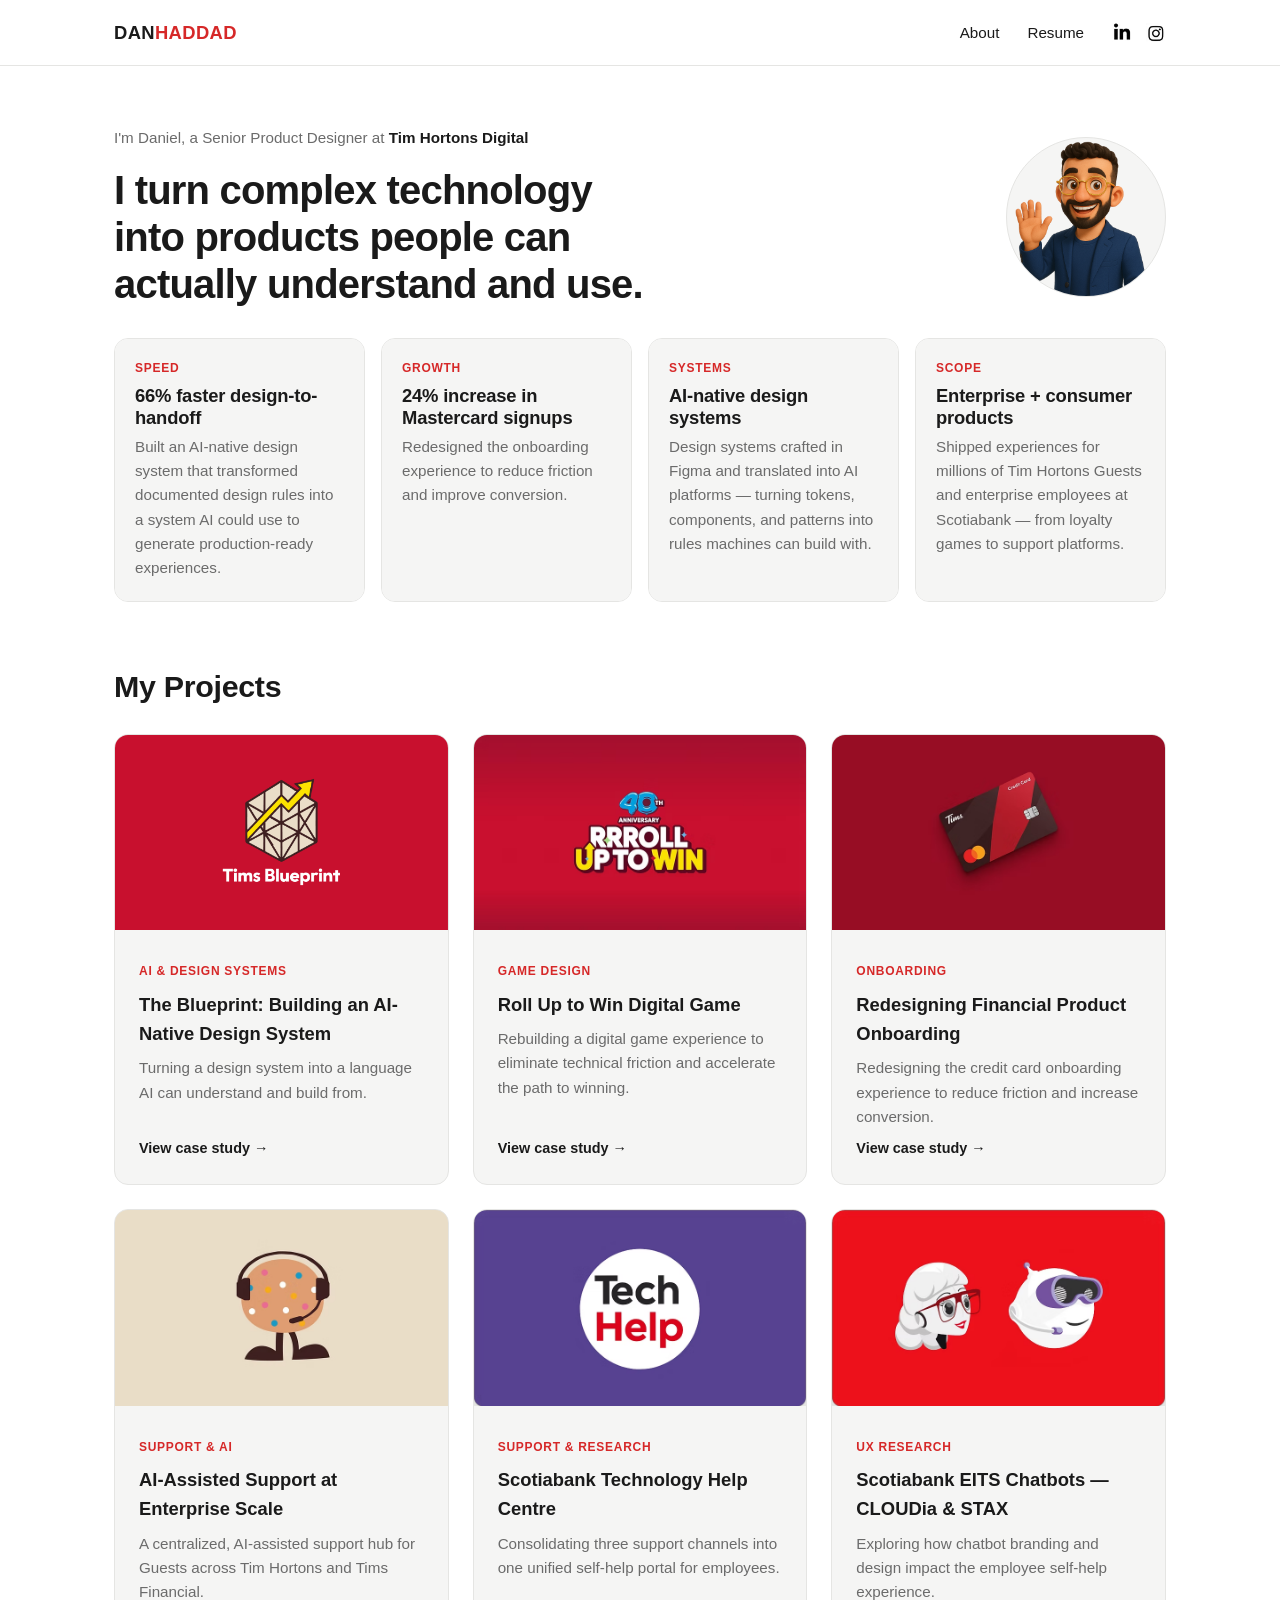
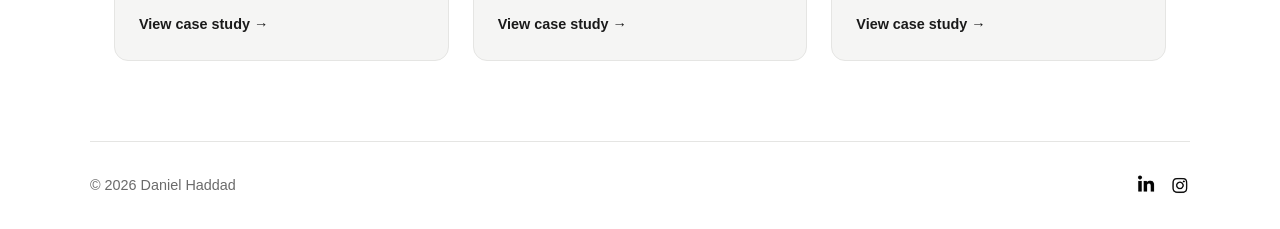
<file: index.html>
<!DOCTYPE html>
<html lang="en">
<head>
  <meta charset="UTF-8" />
  <meta name="viewport" content="width=device-width, initial-scale=1.0" />
  <title>Daniel Haddad — Product Designer</title>
  <link rel="stylesheet" href="styles.css" />
</head>
<body>
  <header class="site-header">
    <nav class="nav">
      <a href="index.html" class="logo">DAN<span>HADDAD</span></a>
      <div class="nav-links">
        <a href="about.html">About</a>
        <a href="resume.html">Resume</a>
        <div class="nav-social">
          <a href="https://www.linkedin.com/in/danieljhaddad/" target="_blank" rel="noopener"><img class="social-icon" src="assets/Linkedin.avif" alt="LinkedIn" /></a>
          <a href="https://www.instagram.com/danhaddad_" target="_blank" rel="noopener"><img class="social-icon" src="assets/Instagram.avif" alt="Instagram" /></a>
        </div>
      </div>
    </nav>
  </header>

  <main class="container">
    <section class="hero">
      <div class="hero-text">
        <p class="eyebrow">I'm Daniel, a Senior Product Designer at <strong>Tim Hortons Digital</strong></p>
        <h1>I turn complex technology into products people can actually understand and use.</h1>
      </div>
      <div class="hero-image">
        <img src="assets/hero-image.png" alt="Illustrated avatar of Daniel waving" />
      </div>
    </section>

    <section class="stat-grid">
      <div class="stat-card">
        <span class="stat-label">Speed</span>
        <h3>66% faster design-to-handoff</h3>
        <p>Built an AI-native design system that transformed documented design rules into a system AI could use to generate production-ready experiences.</p>
      </div>
      <div class="stat-card">
        <span class="stat-label">Growth</span>
        <h3>24% increase in Mastercard signups</h3>
        <p>Redesigned the onboarding experience to reduce friction and improve conversion.</p>
      </div>
      <div class="stat-card">
        <span class="stat-label">Systems</span>
        <h3>AI-native design systems</h3>
        <p>Design systems crafted in Figma and translated into AI platforms — turning tokens, components, and patterns into rules machines can build with.</p>
      </div>
      <div class="stat-card">
        <span class="stat-label">Scope</span>
        <h3>Enterprise + consumer products</h3>
        <p>Shipped experiences for millions of Tim Hortons Guests and enterprise employees at Scotiabank — from loyalty games to support platforms.</p>
      </div>
    </section>

    <section>
      <h2 class="section-title">My Projects</h2>
      <div class="project-grid">
        <a class="project-card" href="projects/the-blueprint.html">
          <img class="card-image" src="assets/Blueprint-Homepage.png" alt="The Tims Blueprint AI design system preview" />
          <div class="card-body">
            <span class="tag">AI &amp; Design Systems</span>
            <h3>The Blueprint: Building an AI-Native Design System</h3>
            <p>Turning a design system into a language AI can understand and build from.</p>
            <span class="arrow">View case study →</span>
          </div>
        </a>
        <a class="project-card" href="projects/rollup-to-win.html">
          <img class="card-image" src="assets/RollUptoWin-Homepage.avif" alt="Tim Hortons Roll Up to Win 40th anniversary banner" />
          <div class="card-body">
            <span class="tag">Game Design</span>
            <h3>Roll Up to Win Digital Game</h3>
            <p>Rebuilding a digital game experience to eliminate technical friction and accelerate the path to winning.</p>
            <span class="arrow">View case study →</span>
          </div>
        </a>
        <a class="project-card" href="projects/tims-mastercard.html">
          <img class="card-image" src="assets/TimsMastercard-Homepage.avif" alt="Tims Mastercard onboarding preview" />
          <div class="card-body">
            <span class="tag">Onboarding</span>
            <h3>Redesigning Financial Product Onboarding</h3>
            <p>Redesigning the credit card onboarding experience to reduce friction and increase conversion.</p>
            <span class="arrow">View case study →</span>
          </div>
        </a>
        <a class="project-card" href="projects/timhortons-help-centers.html">
          <img class="card-image" src="assets/Timbot-Homepage.avif" alt="Tim Hortons Help Centers and TimBot preview" />
          <div class="card-body">
            <span class="tag">Support &amp; AI</span>
            <h3>AI-Assisted Support at Enterprise Scale</h3>
            <p>A centralized, AI-assisted support hub for Guests across Tim Hortons and Tims Financial.</p>
            <span class="arrow">View case study →</span>
          </div>
        </a>
        <a class="project-card" href="projects/scotiabank-tech-help-centre.html">
          <img class="card-image" src="assets/TechHelp-Homepage.avif" alt="Scotiabank Technology Help Centre preview" />
          <div class="card-body">
            <span class="tag">Support & Research</span>
            <h3>Scotiabank Technology Help Centre</h3>
            <p>Consolidating three support channels into one unified self-help portal for employees.</p>
            <span class="arrow">View case study →</span>
          </div>
        </a>
        <a class="project-card" href="projects/chatbots.html">
        <img class="card-image" src="assets/EITSChatbot-Homepage.avif" alt="EITS Chatbot" />
          <div class="card-body">
            <span class="tag">UX Research</span>
            <h3>Scotiabank EITS Chatbots — CLOUDia &amp; STAX</h3>
            <p>Exploring how chatbot branding and design impact the employee self-help experience.</p>
            <span class="arrow">View case study →</span>
          </div>
        </a>
      </div>
    </section>
  </main>

  <footer class="site-footer container">
    <span>© 2026 Daniel Haddad</span>
    <div class="nav-social">
      <a href="https://www.linkedin.com/in/danieljhaddad/" target="_blank" rel="noopener"><img class="social-icon" src="assets/Linkedin.avif" alt="LinkedIn" /></a>
      <a href="https://www.instagram.com/danhaddad_" target="_blank" rel="noopener"><img class="social-icon" src="assets/Instagram.avif" alt="Instagram" /></a>
    </div>
  </footer>

  <script>
    // Start the stat-card ring sweep at the edge the cursor entered from.
    (function () {
      var reduce = window.matchMedia('(prefers-reduced-motion: reduce)');
      // Where the bright part of the conic-gradient sits, relative to its start angle.
      var PEAK = 290;

      document.querySelectorAll('.stat-card').forEach(function (card) {
        card.addEventListener('pointerenter', function (e) {
          if (reduce.matches) return;

          var r = card.getBoundingClientRect();
          var dx = e.clientX - (r.left + r.width / 2);
          var dy = e.clientY - (r.top + r.height / 2);
          // Clockwise from 12 o'clock, matching conic-gradient's angle origin.
          var entry = (Math.atan2(dx, -dy) * 180 / Math.PI + 360) % 360;
          var start = (entry - PEAK + 360) % 360;

          // The CSS ring-spin animation adds --ring-angle on top of this offset,
          // so the bright arc always begins at the cursor's entry point.
          card.style.setProperty('--ring-start', start + 'deg');
        });
      });
    })();
  </script>
</body>
</html>
</file>
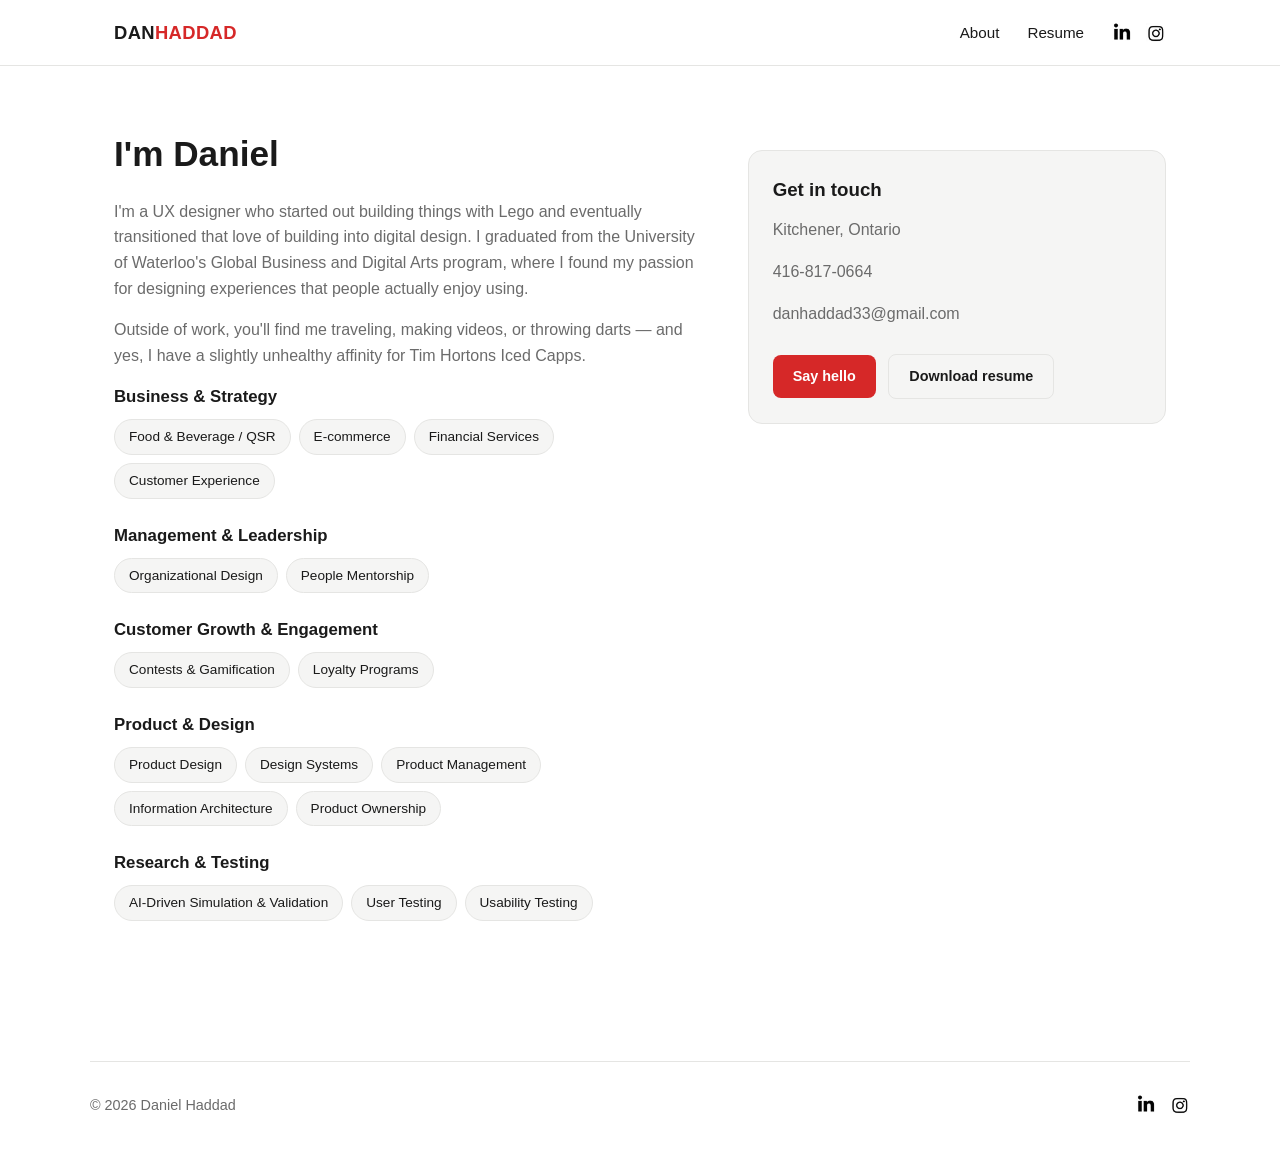
<file: about.html>
<!DOCTYPE html>
<html lang="en">
<head>
  <meta charset="UTF-8" />
  <meta name="viewport" content="width=device-width, initial-scale=1.0" />
  <title>About — Daniel Haddad</title>
  <link rel="stylesheet" href="styles.css" />
</head>
<body>
  <header class="site-header">
    <nav class="nav">
      <a href="index.html" class="logo">DAN<span>HADDAD</span></a>
      <div class="nav-links">
        <a href="about.html">About</a>
        <a href="resume.html">Resume</a>
        <div class="nav-social">
          <a href="https://www.linkedin.com/in/danieljhaddad/" target="_blank" rel="noopener"><img class="social-icon" src="assets/Linkedin.avif" alt="LinkedIn" /></a>
          <a href="https://www.instagram.com/danhaddad_" target="_blank" rel="noopener"><img class="social-icon" src="assets/Instagram.avif" alt="Instagram" /></a>
        </div>
      </div>
    </nav>
  </header>

  <main class="container">
    <div class="about-grid">
      <div>
        <h2>I'm Daniel</h2>
        <p>
          I'm a UX designer who started out building things with Lego and eventually
          transitioned that love of building into digital design. I graduated from the
          University of Waterloo's Global Business and Digital Arts program, where I found
          my passion for designing experiences that people actually enjoy using.
        </p>
        <p>
          Outside of work, you'll find me traveling, making videos, or throwing darts —
          and yes, I have a slightly unhealthy affinity for Tim Hortons Iced Capps.
        </p>

        <div class="skills-block">
          <h3>Business &amp; Strategy</h3>
          <ul>
            <li>Food &amp; Beverage / QSR</li>
            <li>E-commerce</li>
            <li>Financial Services</li>
            <li>Customer Experience</li>
          </ul>

          <h3>Management &amp; Leadership</h3>
          <ul>
            <li>Organizational Design</li>
            <li>People Mentorship</li>
          </ul>

          <h3>Customer Growth &amp; Engagement</h3>
          <ul>
            <li>Contests &amp; Gamification</li>
            <li>Loyalty Programs</li>
          </ul>

          <h3>Product &amp; Design</h3>
          <ul>
            <li>Product Design</li>
            <li>Design Systems</li>
            <li>Product Management</li>
            <li>Information Architecture</li>
            <li>Product Ownership</li>
          </ul>

          <h3>Research &amp; Testing</h3>
          <ul>
            <li>AI-Driven Simulation &amp; Validation</li>
            <li>User Testing</li>
            <li>Usability Testing</li>
          </ul>
        </div>
      </div>

      <div>
        <div class="contact-card">
          <h3>Get in touch</h3>
          <p>Kitchener, Ontario</p>
          <p>416-817-0664</p>
          <p>danhaddad33@gmail.com</p>
          <a class="button" href="mailto:danhaddad33@gmail.com">Say hello</a>
          <a class="button" href="resume.html" style="margin-left: 8px; background: transparent; color: var(--text); border: 1px solid var(--border);">Download resume</a>
        </div>
      </div>
    </div>
  </main>

  <footer class="site-footer container">
    <span>© 2026 Daniel Haddad</span>
    <div class="nav-social">
      <a href="https://www.linkedin.com/in/danieljhaddad/" target="_blank" rel="noopener"><img class="social-icon" src="assets/Linkedin.avif" alt="LinkedIn" /></a>
      <a href="https://www.instagram.com/danhaddad_" target="_blank" rel="noopener"><img class="social-icon" src="assets/Instagram.avif" alt="Instagram" /></a>
    </div>
  </footer>
</body>
</html>
</file>
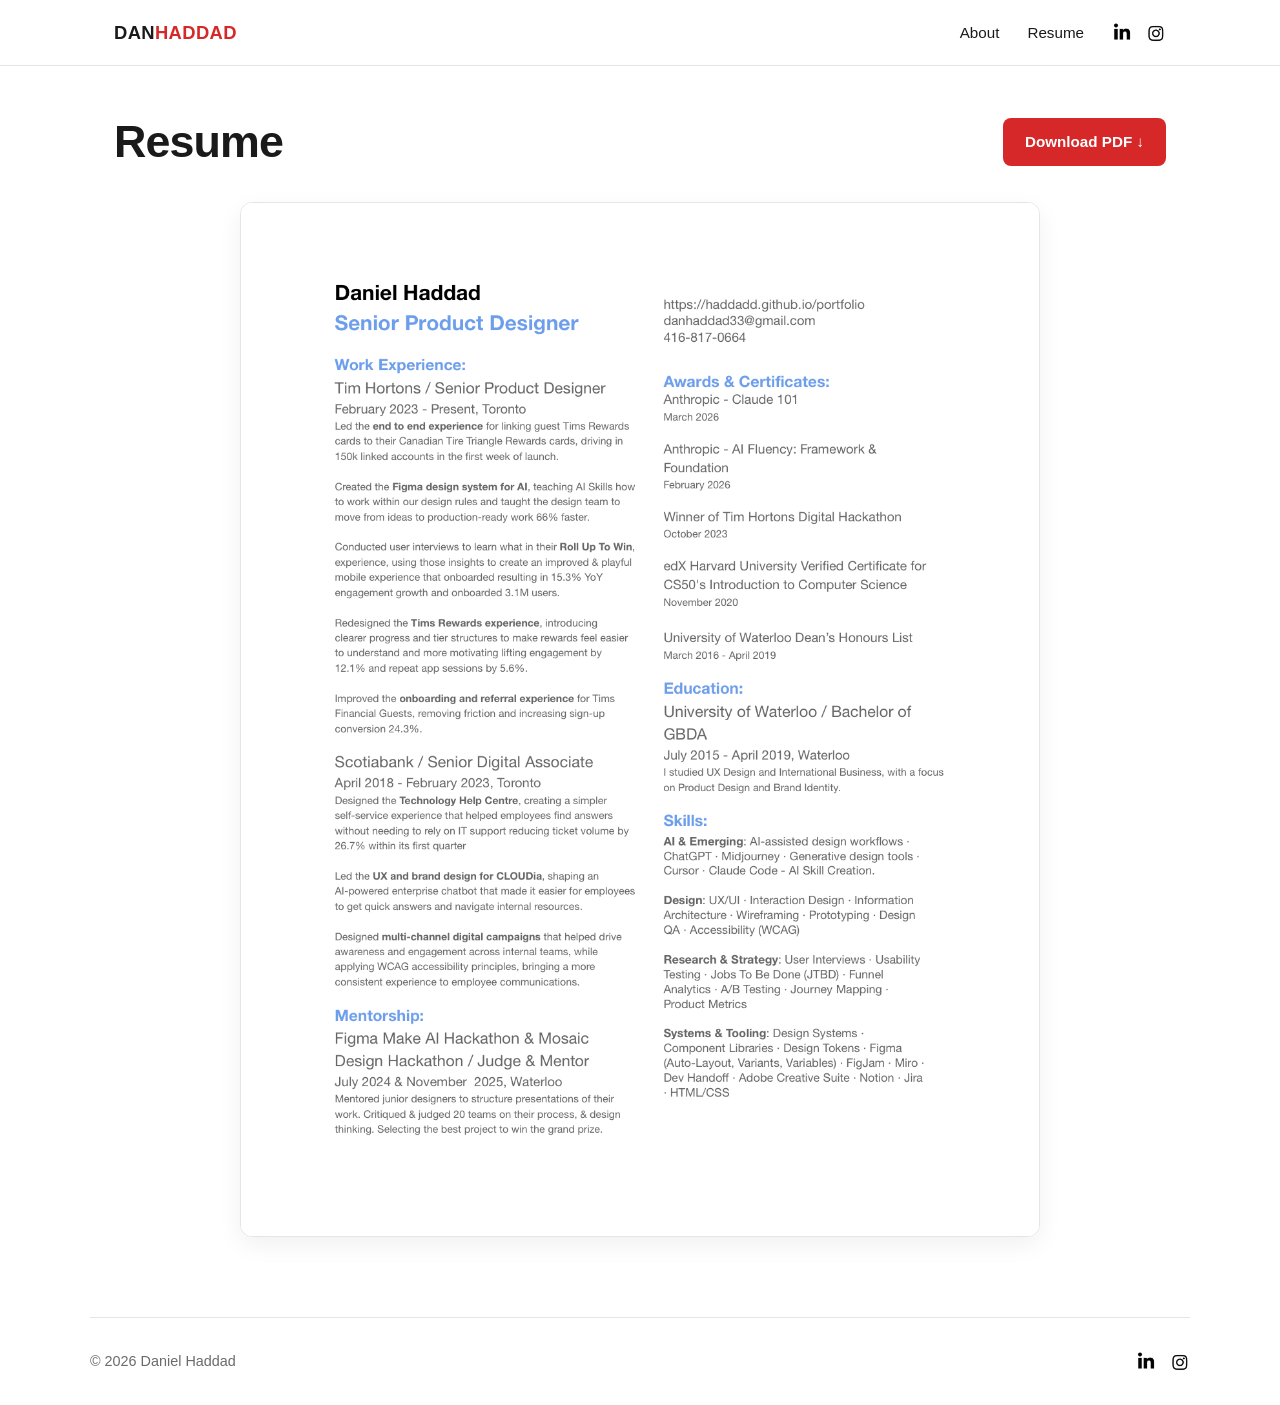
<file: resume.html>
<!DOCTYPE html>
<html lang="en">
<head>
  <meta charset="UTF-8" />
  <meta name="viewport" content="width=device-width, initial-scale=1.0" />
  <title>Resume — Daniel Haddad</title>
  <link rel="stylesheet" href="styles.css" />
</head>
<body>
  <header class="site-header">
    <nav class="nav">
      <a href="index.html" class="logo">DAN<span>HADDAD</span></a>
      <div class="nav-links">
        <a href="about.html">About</a>
        <a href="resume.html">Resume</a>
        <div class="nav-social">
          <a href="https://www.linkedin.com/in/danieljhaddad/" target="_blank" rel="noopener"><img class="social-icon" src="assets/Linkedin.avif" alt="LinkedIn" /></a>
          <a href="https://www.instagram.com/danhaddad_" target="_blank" rel="noopener"><img class="social-icon" src="assets/Instagram.avif" alt="Instagram" /></a>
        </div>
      </div>
    </nav>
  </header>

  <main class="container">
    <section class="resume-hero">
      <h1>Resume</h1>
      <a class="button download-button" href="assets/resume.pdf" download="DanielHaddad_Resume.pdf">Download PDF ↓</a>
    </section>

    <div class="resume-viewer">
      <a href="assets/resume.pdf" target="_blank" rel="noopener" title="Open the PDF in a new tab">
        <img src="assets/resume-preview.png" alt="Preview of Daniel Haddad's resume" />
      </a>
    </div>
  </main>

  <footer class="site-footer container">
    <span>© 2026 Daniel Haddad</span>
    <div class="nav-social">
      <a href="https://www.linkedin.com/in/danieljhaddad/" target="_blank" rel="noopener"><img class="social-icon" src="assets/Linkedin.avif" alt="LinkedIn" /></a>
      <a href="https://www.instagram.com/danhaddad_" target="_blank" rel="noopener"><img class="social-icon" src="assets/Instagram.avif" alt="Instagram" /></a>
    </div>
  </footer>
</body>
</html>
</file>
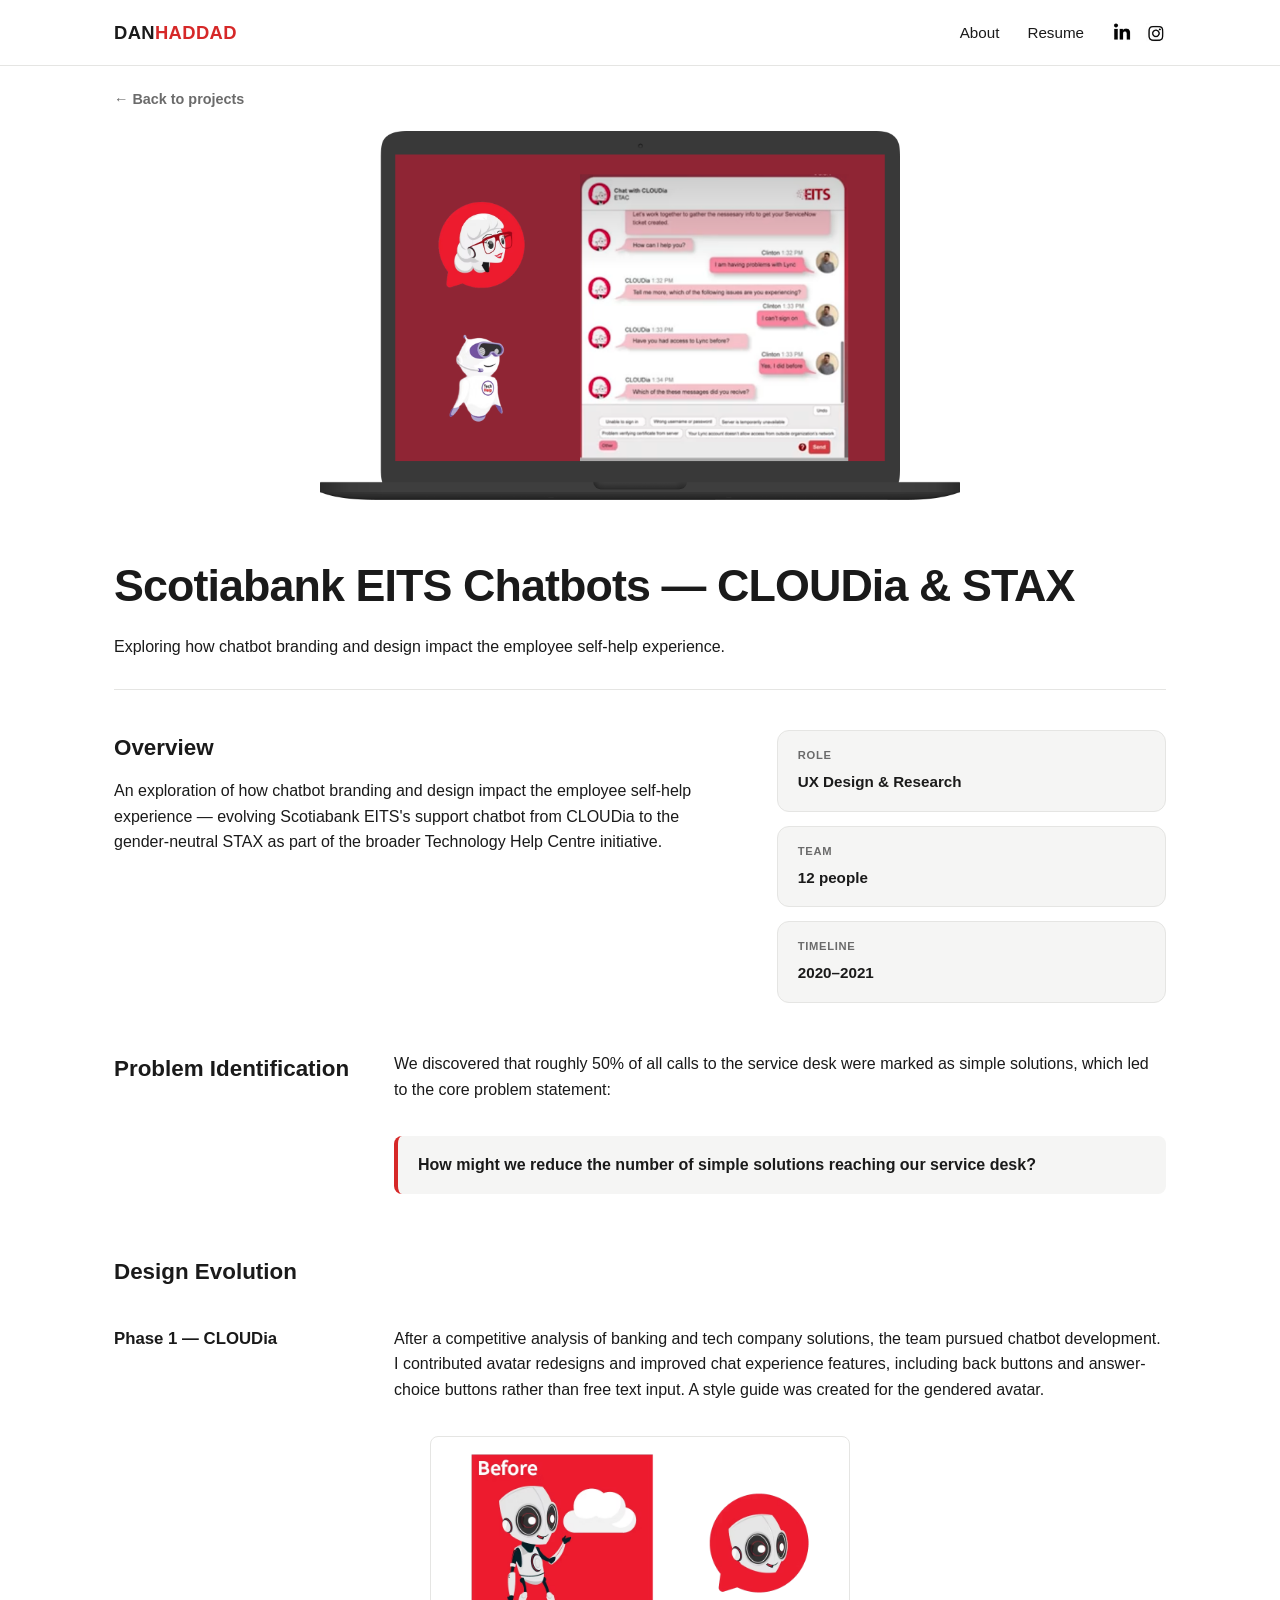
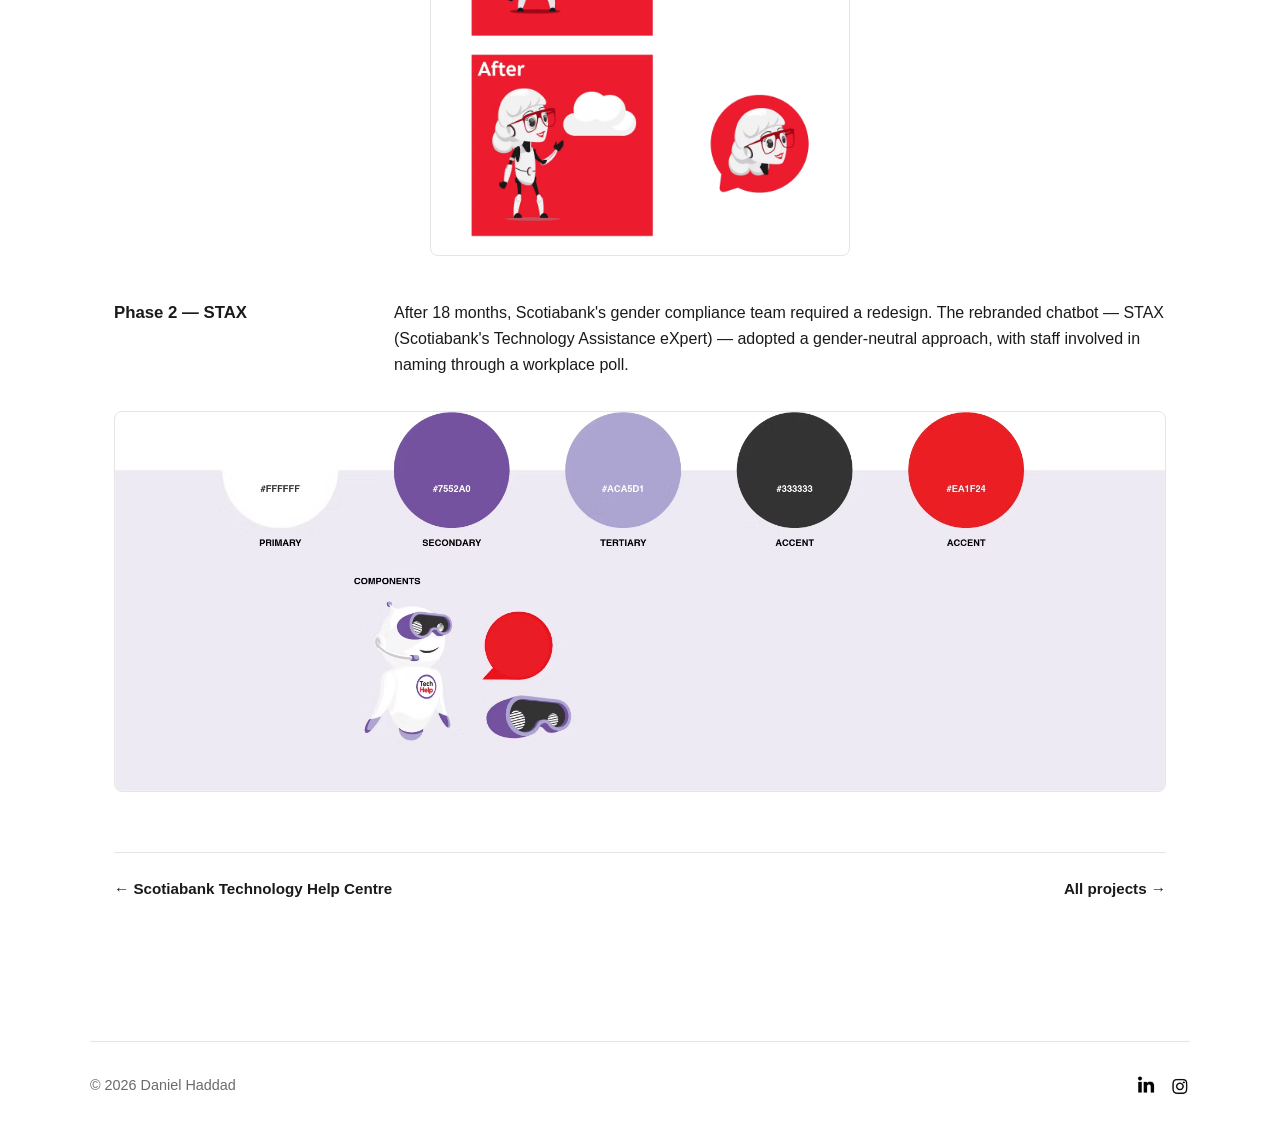
<file: projects/chatbots.html>
<!DOCTYPE html>
<html lang="en">
<head>
  <meta charset="UTF-8" />
  <meta name="viewport" content="width=device-width, initial-scale=1.0" />
  <title>EITS Chatbots — CLOUDia & STAX — Daniel Haddad</title>
  <link rel="stylesheet" href="../styles.css" />
</head>
<body>
  <header class="site-header">
    <nav class="nav">
      <a href="../index.html" class="logo">DAN<span>HADDAD</span></a>
      <div class="nav-links">
        <a href="../about.html">About</a>
        <a href="../resume.html">Resume</a>
        <div class="nav-social">
          <a href="https://www.linkedin.com/in/danieljhaddad/" target="_blank" rel="noopener"><img class="social-icon" src="../assets/Linkedin.avif" alt="LinkedIn" /></a>
          <a href="https://www.instagram.com/danhaddad_" target="_blank" rel="noopener"><img class="social-icon" src="../assets/Instagram.avif" alt="Instagram" /></a>
        </div>
      </div>
    </nav>
  </header>

  <div class="back-row"><a class="back-link" href="../index.html">← Back to projects</a></div>

  <div class="case-hero-banner"><img src="../assets/Chatbots-HeroImage.png" alt="CLOUDia and STAX chatbots hero banner" /></div>

  <main class="container">
    <section class="case-hero">
      <h1>Scotiabank EITS Chatbots — CLOUDia &amp; STAX</h1>
      <p class="role">Exploring how chatbot branding and design impact the employee self-help experience.</p>
    </section>

    <section class="case-overview">
      <div>
        <h2>Overview</h2>
        <p class="summary">
          An exploration of how chatbot branding and design impact the employee self-help
          experience — evolving Scotiabank EITS's support chatbot from CLOUDia to the
          gender-neutral STAX as part of the broader Technology Help Centre initiative.
        </p>
      </div>
      <div class="overview-cards">
        <div class="info-card"><span class="label">Role</span><span class="value">UX Design &amp; Research</span></div>
        <div class="info-card"><span class="label">Team</span><span class="value">12 people</span></div>
        <div class="info-card"><span class="label">Timeline</span><span class="value">2020–2021</span></div>
      </div>
    </section>

    <article class="case-body">
      <h2>Problem Identification</h2>
      <p>
        We discovered that roughly 50% of all calls to the service desk were marked as
        simple solutions, which led to the core problem statement:
      </p>
      <div class="callout">
        How might we reduce the number of simple solutions reaching our service desk?
      </div>

      <h2>Design Evolution</h2>

      <h3>Phase 1 — CLOUDia</h3>
      <p>
        After a competitive analysis of banking and tech company solutions, the team
        pursued chatbot development. I contributed avatar redesigns and improved chat
        experience features, including back buttons and answer-choice buttons rather than
        free text input. A style guide was created for the gendered avatar.
      </p>
      <img src="../assets/EITSChatbot-Avatar.avif" alt="CLOUDia chatbot avatar redesigns" />

      <h3>Phase 2 — STAX</h3>
      <p>
        After 18 months, Scotiabank's gender compliance team required a redesign. The
        rebranded chatbot — STAX (Scotiabank's Technology Assistance eXpert) — adopted a
        gender-neutral approach, with staff involved in naming through a workplace poll.
      </p>
      <img src="../assets/EITSChatbot-STAX.avif" alt="STAX — the rebranded gender-neutral chatbot" />

      <div class="case-nav">
        <a href="scotiabank-tech-help-centre.html">← Scotiabank Technology Help Centre</a>
        <a href="../index.html">All projects →</a>
      </div>
    </article>
  </main>

  <footer class="site-footer container">
    <span>© 2026 Daniel Haddad</span>
    <div class="nav-social">
      <a href="https://www.linkedin.com/in/danieljhaddad/" target="_blank" rel="noopener"><img class="social-icon" src="../assets/Linkedin.avif" alt="LinkedIn" /></a>
      <a href="https://www.instagram.com/danhaddad_" target="_blank" rel="noopener"><img class="social-icon" src="../assets/Instagram.avif" alt="Instagram" /></a>
    </div>
  </footer>
  <script src="../lightbox.js"></script>
</body>
</html>
</file>
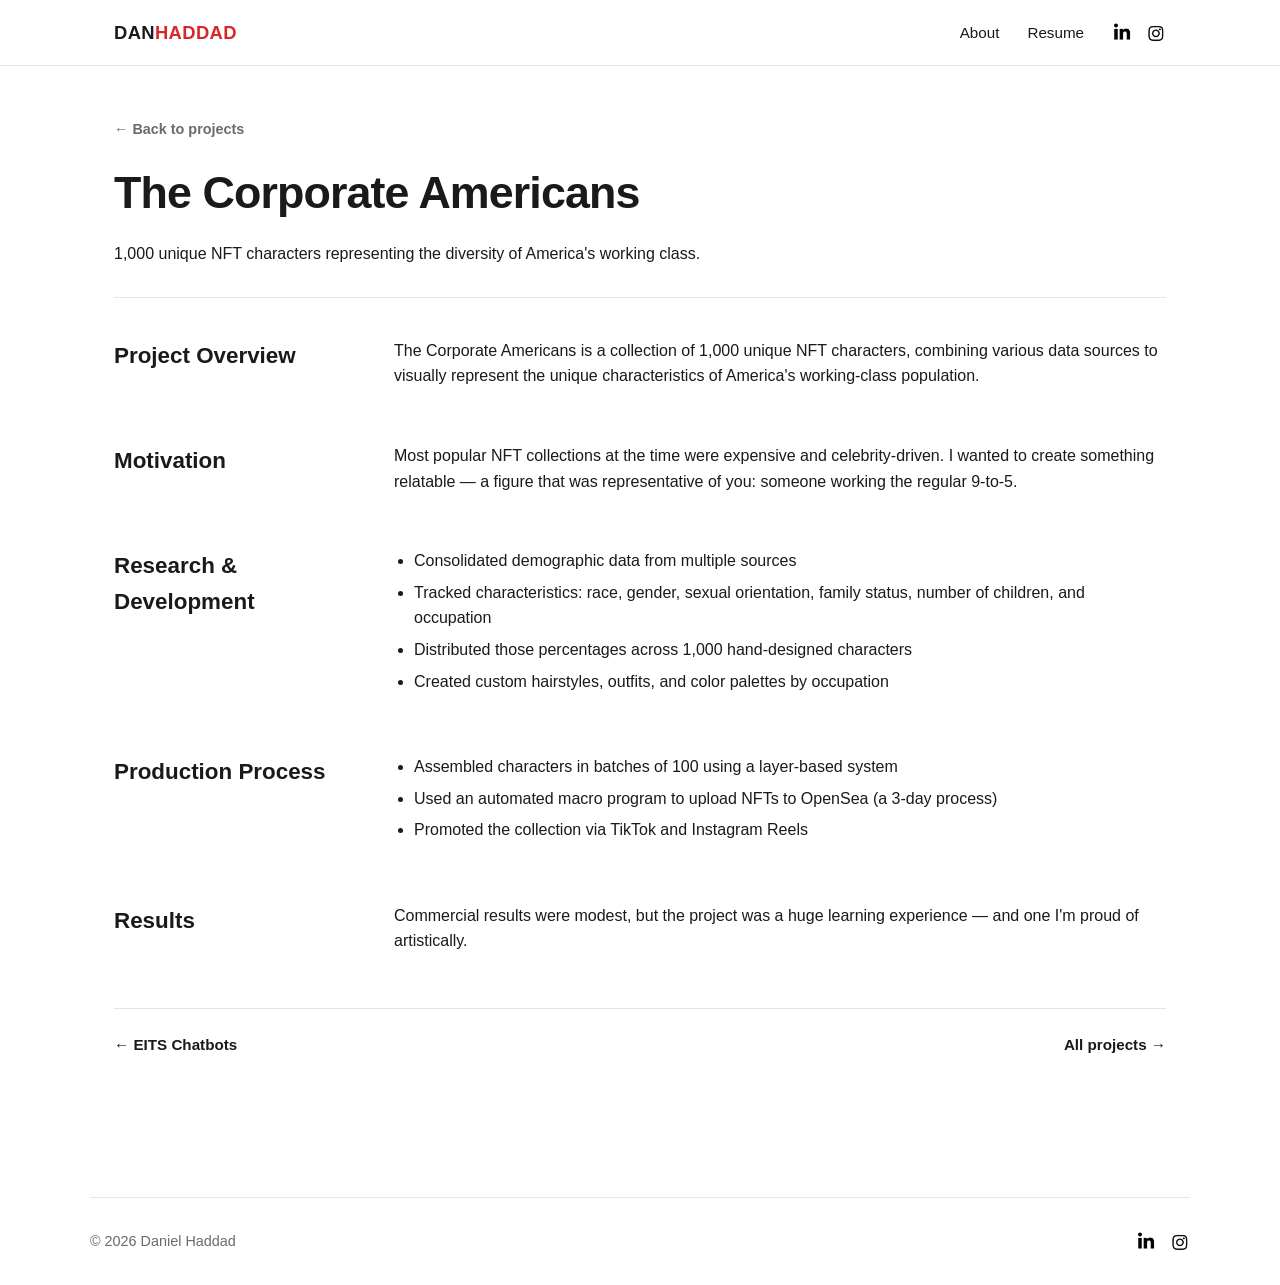
<file: projects/corporateamericans.html>
<!DOCTYPE html>
<html lang="en">
<head>
  <meta charset="UTF-8" />
  <meta name="viewport" content="width=device-width, initial-scale=1.0" />
  <title>The Corporate Americans — Daniel Haddad</title>
  <link rel="stylesheet" href="../styles.css" />
</head>
<body>
  <header class="site-header">
    <nav class="nav">
      <a href="../index.html" class="logo">DAN<span>HADDAD</span></a>
      <div class="nav-links">
        <a href="../about.html">About</a>
        <a href="../resume.html">Resume</a>
        <div class="nav-social">
          <a href="https://www.linkedin.com/in/danieljhaddad/" target="_blank" rel="noopener"><img class="social-icon" src="../assets/Linkedin.avif" alt="LinkedIn" /></a>
          <a href="https://www.instagram.com/danhaddad_" target="_blank" rel="noopener"><img class="social-icon" src="../assets/Instagram.avif" alt="Instagram" /></a>
        </div>
      </div>
    </nav>
  </header>

  <main class="container">
    <section class="case-hero">
      <a class="back-link" href="../index.html">← Back to projects</a>
      <h1>The Corporate Americans</h1>
      <p class="role">1,000 unique NFT characters representing the diversity of America's working class.</p>
    </section>

    <article class="case-body">
      <h2>Project Overview</h2>
      <p>
        The Corporate Americans is a collection of 1,000 unique NFT characters, combining
        various data sources to visually represent the unique characteristics of America's
        working-class population.
      </p>

      <h2>Motivation</h2>
      <p>
        Most popular NFT collections at the time were expensive and celebrity-driven. I
        wanted to create something relatable — a figure that was representative of you:
        someone working the regular 9-to-5.
      </p>

      <h2>Research &amp; Development</h2>
      <ul>
        <li>Consolidated demographic data from multiple sources</li>
        <li>Tracked characteristics: race, gender, sexual orientation, family status, number of children, and occupation</li>
        <li>Distributed those percentages across 1,000 hand-designed characters</li>
        <li>Created custom hairstyles, outfits, and color palettes by occupation</li>
      </ul>

      <h2>Production Process</h2>
      <ul>
        <li>Assembled characters in batches of 100 using a layer-based system</li>
        <li>Used an automated macro program to upload NFTs to OpenSea (a 3-day process)</li>
        <li>Promoted the collection via TikTok and Instagram Reels</li>
      </ul>

      <h2>Results</h2>
      <p>
        Commercial results were modest, but the project was a huge learning experience —
        and one I'm proud of artistically.
      </p>

      <div class="case-nav">
        <a href="chatbots.html">← EITS Chatbots</a>
        <a href="../index.html">All projects →</a>
      </div>
    </article>
  </main>

  <footer class="site-footer container">
    <span>© 2026 Daniel Haddad</span>
    <div class="nav-social">
      <a href="https://www.linkedin.com/in/danieljhaddad/" target="_blank" rel="noopener"><img class="social-icon" src="../assets/Linkedin.avif" alt="LinkedIn" /></a>
      <a href="https://www.instagram.com/danhaddad_" target="_blank" rel="noopener"><img class="social-icon" src="../assets/Instagram.avif" alt="Instagram" /></a>
    </div>
  </footer>
</body>
</html>
</file>
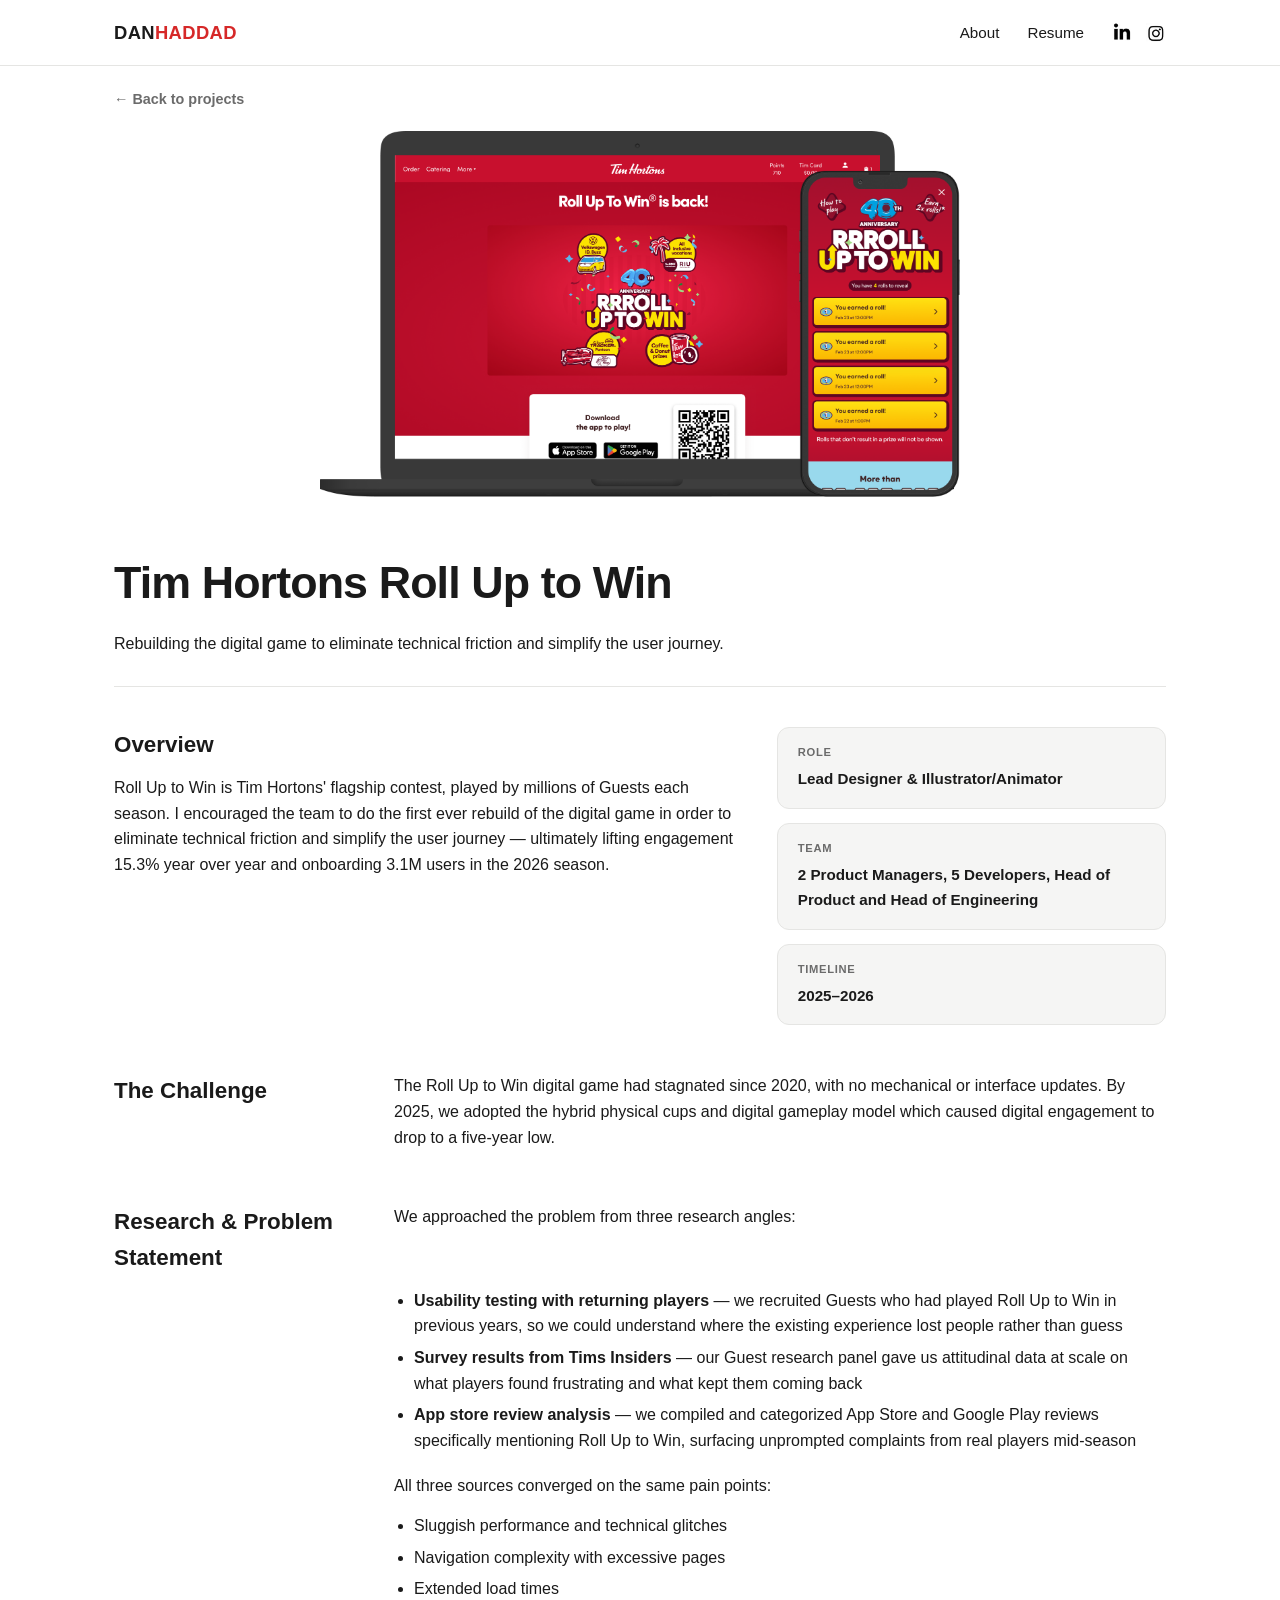
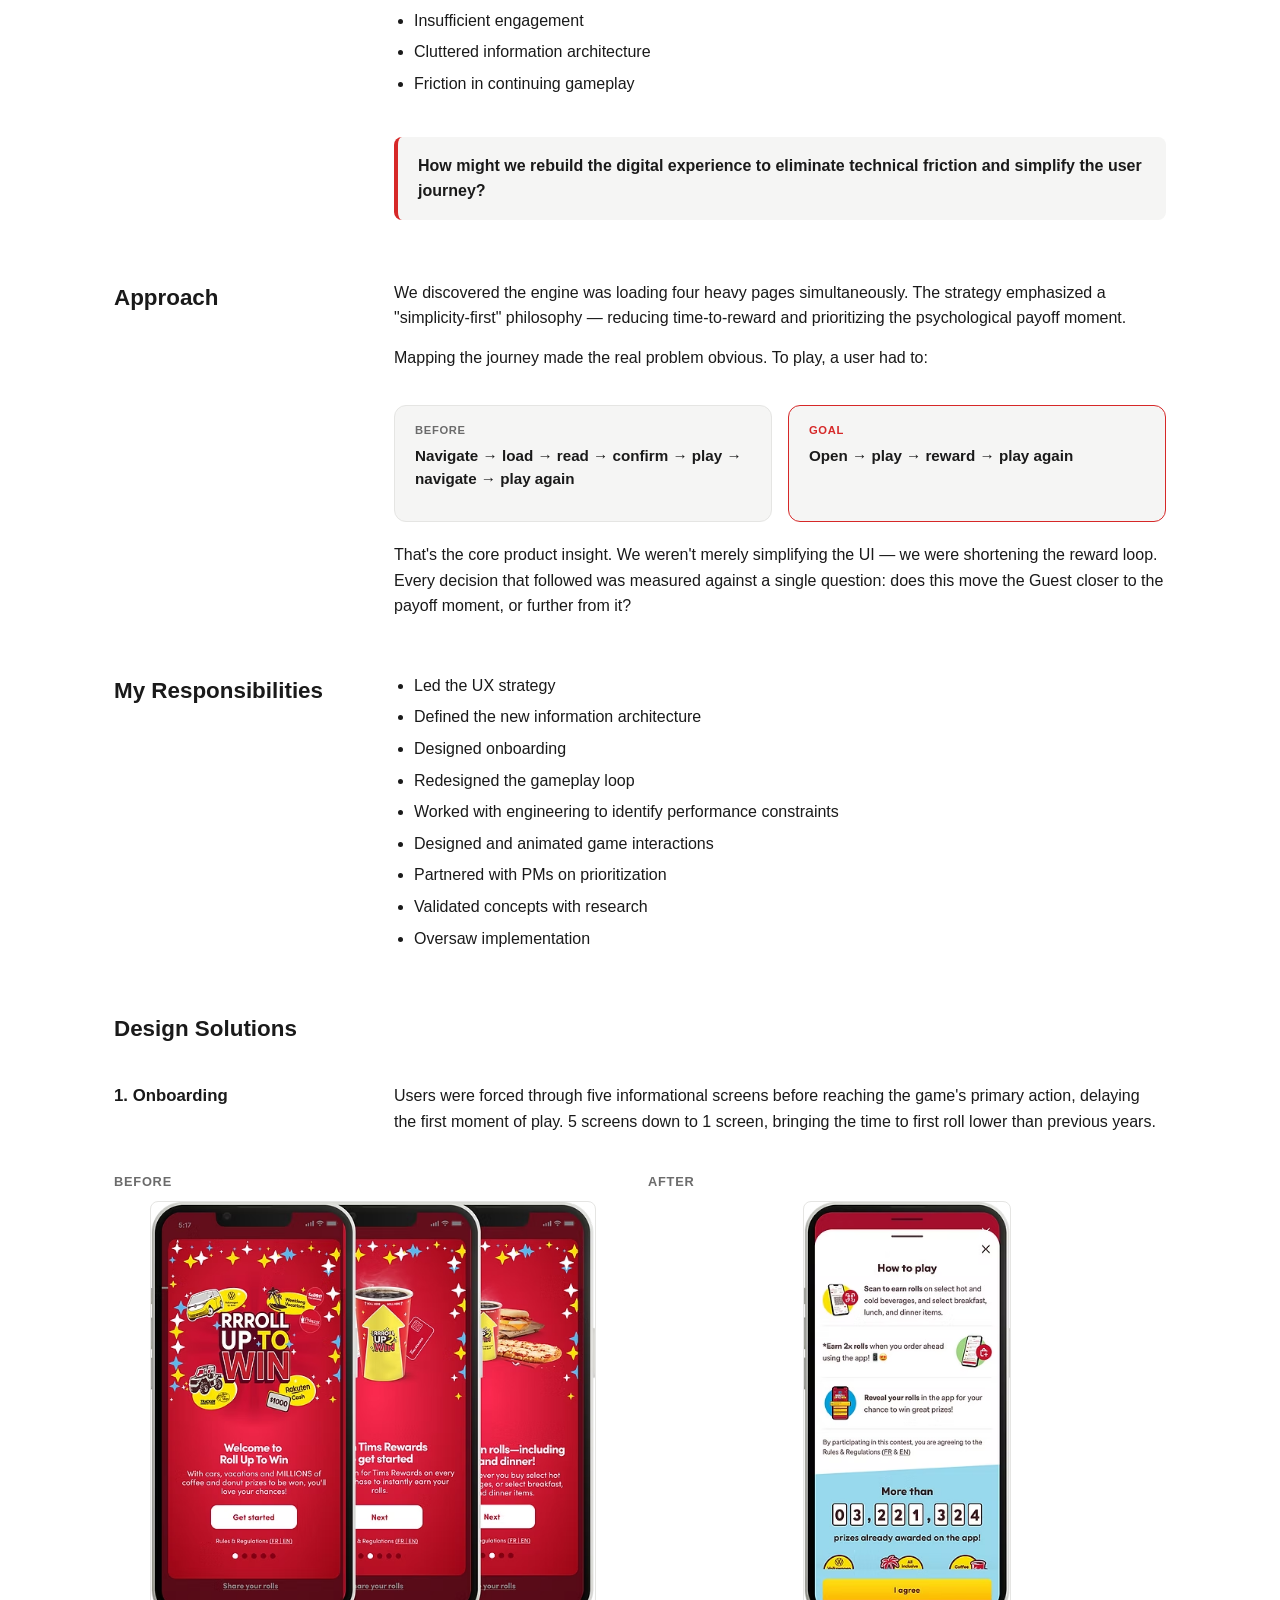
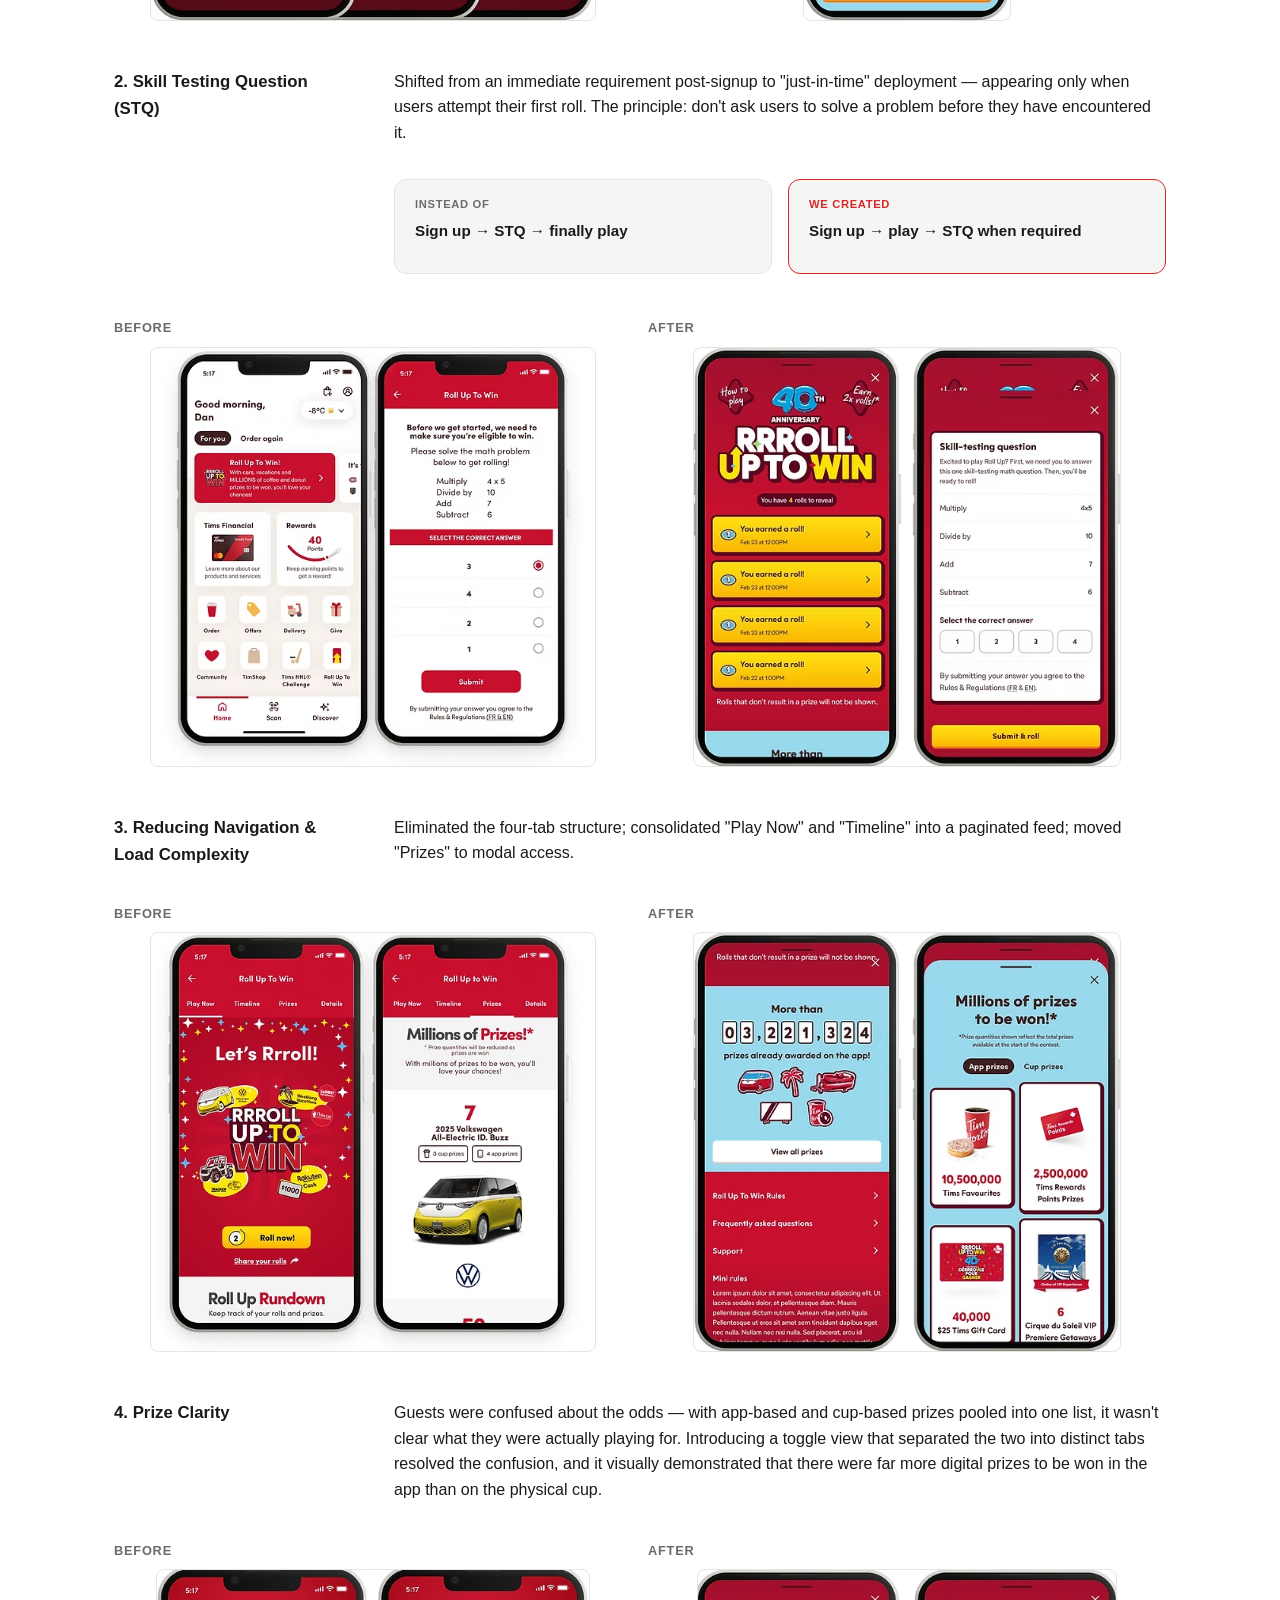
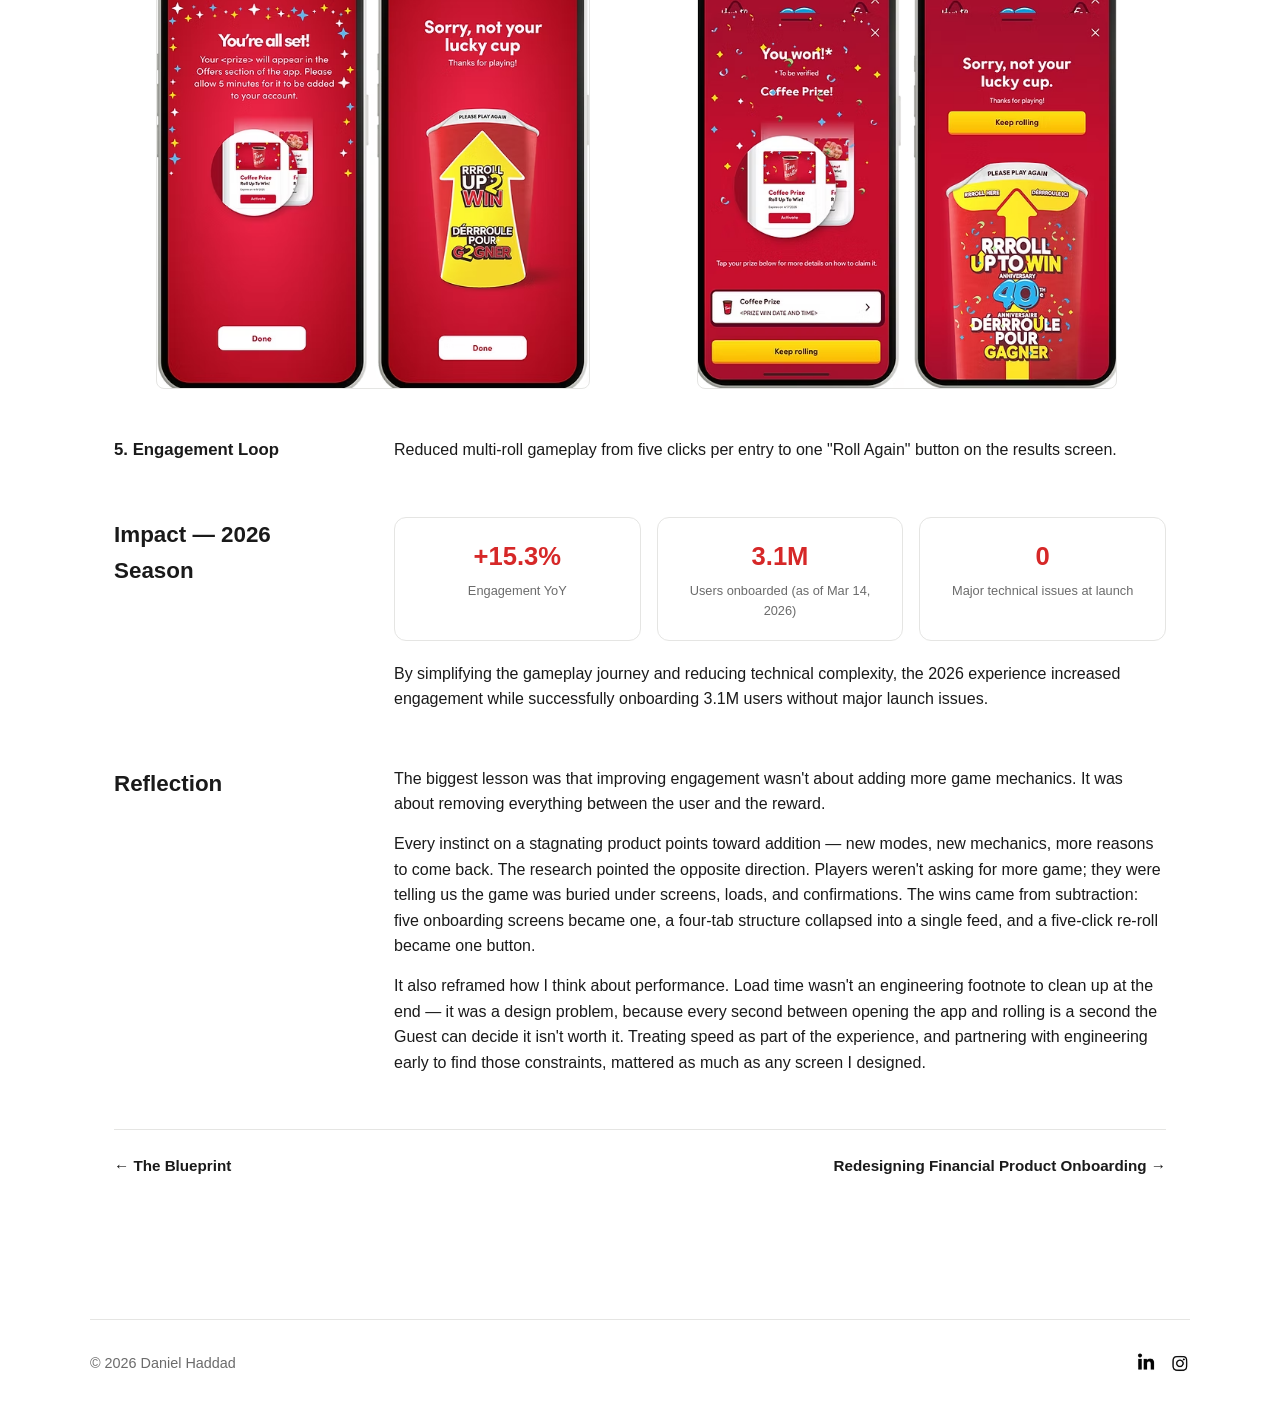
<file: projects/rollup-to-win.html>
<!DOCTYPE html>
<html lang="en">
<head>
  <meta charset="UTF-8" />
  <meta name="viewport" content="width=device-width, initial-scale=1.0" />
  <title>Roll Up to Win — Daniel Haddad</title>
  <link rel="stylesheet" href="../styles.css" />
</head>
<body>
  <header class="site-header">
    <nav class="nav">
      <a href="../index.html" class="logo">DAN<span>HADDAD</span></a>
      <div class="nav-links">
        <a href="../about.html">About</a>
        <a href="../resume.html">Resume</a>
        <div class="nav-social">
          <a href="https://www.linkedin.com/in/danieljhaddad/" target="_blank" rel="noopener"><img class="social-icon" src="../assets/Linkedin.avif" alt="LinkedIn" /></a>
          <a href="https://www.instagram.com/danhaddad_" target="_blank" rel="noopener"><img class="social-icon" src="../assets/Instagram.avif" alt="Instagram" /></a>
        </div>
      </div>
    </nav>
  </header>

  <div class="back-row"><a class="back-link" href="../index.html">← Back to projects</a></div>

  <div class="case-hero-banner"><img src="../assets/RUTW-HeroImage.png" alt="Roll Up to Win hero banner" /></div>

  <main class="container">
    <section class="case-hero">
      <h1>Tim Hortons Roll Up to Win</h1>
      <p class="role">Rebuilding the digital game to eliminate technical friction and simplify the user journey.</p>
    </section>

    <section class="case-overview">
      <div>
        <h2>Overview</h2>
        <p class="summary">
          Roll Up to Win is Tim Hortons' flagship contest, played by millions of Guests
          each season. I encouraged the team to do the first ever rebuild of the digital
          game in order to eliminate technical friction and simplify the user journey —
          ultimately lifting engagement 15.3% year over year and onboarding 3.1M users in
          the 2026 season.
        </p>
      </div>
      <div class="overview-cards">
        <div class="info-card"><span class="label">Role</span><span class="value">Lead Designer &amp; Illustrator/Animator</span></div>
        <div class="info-card"><span class="label">Team</span><span class="value">2 Product Managers, 5 Developers, Head of Product and Head of Engineering</span></div>
        <div class="info-card"><span class="label">Timeline</span><span class="value">2025–2026</span></div>
      </div>
    </section>

    <article class="case-body">
      <h2>The Challenge</h2>
      <p>
        The Roll Up to Win digital game had stagnated since 2020, with no mechanical or
        interface updates. By 2025, we adopted the hybrid physical cups and digital
        gameplay model which caused digital engagement to drop to a five-year low.
      </p>

      <h2>Research &amp; Problem Statement</h2>
      <p>We approached the problem from three research angles:</p>
      <ul>
        <li><strong>Usability testing with returning players</strong> — we recruited Guests who had played Roll Up to Win in previous years, so we could understand where the existing experience lost people rather than guess</li>
        <li><strong>Survey results from Tims Insiders</strong> — our Guest research panel gave us attitudinal data at scale on what players found frustrating and what kept them coming back</li>
        <li><strong>App store review analysis</strong> — we compiled and categorized App Store and Google Play reviews specifically mentioning Roll Up to Win, surfacing unprompted complaints from real players mid-season</li>
      </ul>
      <p>All three sources converged on the same pain points:</p>
      <ul>
        <li>Sluggish performance and technical glitches</li>
        <li>Navigation complexity with excessive pages</li>
        <li>Extended load times</li>
        <li>Insufficient engagement</li>
        <li>Cluttered information architecture</li>
        <li>Friction in continuing gameplay</li>
      </ul>
      <div class="callout">
        How might we rebuild the digital experience to eliminate technical friction and
        simplify the user journey?
      </div>

      <h2>Approach</h2>
      <p>
        We discovered the engine was loading four heavy pages simultaneously. The strategy
        emphasized a "simplicity-first" philosophy — reducing time-to-reward and
        prioritizing the psychological payoff moment.
      </p>
      <p>Mapping the journey made the real problem obvious. To play, a user had to:</p>
      <div class="flow-compare">
        <div class="flow-block before">
          <span class="flow-label">Before</span>
          <p class="flow-steps">Navigate → load → read → confirm → play → navigate → play again</p>
        </div>
        <div class="flow-block goal">
          <span class="flow-label">Goal</span>
          <p class="flow-steps">Open → play → reward → play again</p>
        </div>
      </div>
      <p>
        That's the core product insight. We weren't merely simplifying the UI — we were
        shortening the reward loop. Every decision that followed was measured against a
        single question: does this move the Guest closer to the payoff moment, or further
        from it?
      </p>

      <h2>My Responsibilities</h2>
      <ul>
        <li>Led the UX strategy</li>
        <li>Defined the new information architecture</li>
        <li>Designed onboarding</li>
        <li>Redesigned the gameplay loop</li>
        <li>Worked with engineering to identify performance constraints</li>
        <li>Designed and animated game interactions</li>
        <li>Partnered with PMs on prioritization</li>
        <li>Validated concepts with research</li>
        <li>Oversaw implementation</li>
      </ul>

      <h2>Design Solutions</h2>

      <h3>1. Onboarding</h3>
      <p>
        Users were forced through five informational screens before reaching the game's
        primary action, delaying the first moment of play. 5 screens down to 1 screen,
        bringing the time to first roll lower than previous years.
      </p>
      <div class="before-after">
        <figure>
          <figcaption>Before</figcaption>
          <img src="../assets/RollUptoWin-Before1.avif" alt="Onboarding — before" />
        </figure>
        <figure>
          <figcaption>After</figcaption>
          <img src="../assets/RollUptoWin-After1.avif" alt="Onboarding — after" />
        </figure>
      </div>

      <h3>2. Skill Testing Question (STQ)</h3>
      <p>
        Shifted from an immediate requirement post-signup to "just-in-time" deployment —
        appearing only when users attempt their first roll. The principle: don't ask users
        to solve a problem before they have encountered it.
      </p>
      <div class="flow-compare">
        <div class="flow-block before">
          <span class="flow-label">Instead of</span>
          <p class="flow-steps">Sign up → STQ → finally play</p>
        </div>
        <div class="flow-block goal">
          <span class="flow-label">We created</span>
          <p class="flow-steps">Sign up → play → STQ when required</p>
        </div>
      </div>
      <div class="before-after">
        <figure>
          <figcaption>Before</figcaption>
          <img src="../assets/RollUptoWin-Before2.avif" alt="STQ — before" />
        </figure>
        <figure>
          <figcaption>After</figcaption>
          <img src="../assets/RollUptoWin-After2.avif" alt="STQ — after" />
        </figure>
      </div>

      <h3>3. Reducing Navigation &amp; Load Complexity</h3>
      <p>
        Eliminated the four-tab structure; consolidated "Play Now" and "Timeline" into a
        paginated feed; moved "Prizes" to modal access.
      </p>
      <div class="before-after">
        <figure>
          <figcaption>Before</figcaption>
          <img src="../assets/RollUptoWin-Before3.avif" alt="Performance — before" />
        </figure>
        <figure>
          <figcaption>After</figcaption>
          <img src="../assets/RollUptoWin-After3.avif" alt="Performance — after" />
        </figure>
      </div>

      <h3>4. Prize Clarity</h3>
      <p>
        Guests were confused about the odds — with app-based and cup-based prizes pooled
        into one list, it wasn't clear what they were actually playing for. Introducing a
        toggle view that separated the two into distinct tabs resolved the confusion, and
        it visually demonstrated that there were far more digital prizes to be won in the
        app than on the physical cup.
      </p>
      <div class="before-after">
        <figure>
          <figcaption>Before</figcaption>
          <img src="../assets/RollUptoWin-Before4.avif" alt="Prize Clarity — before" />
        </figure>
        <figure>
          <figcaption>After</figcaption>
          <img src="../assets/RollUptoWin-After4.avif" alt="Prize Clarity — after" />
        </figure>
      </div>

      <h3>5. Engagement Loop</h3>
      <p>
        Reduced multi-roll gameplay from five clicks per entry to one "Roll Again" button
        on the results screen.
      </p>

      <h2>Impact — 2026 Season</h2>
      <div class="metrics">
        <div class="metric">
          <div class="num">+15.3%</div>
          <div class="label">Engagement YoY</div>
        </div>
        <div class="metric">
          <div class="num">3.1M</div>
          <div class="label">Users onboarded (as of Mar 14, 2026)</div>
        </div>
        <div class="metric">
          <div class="num">0</div>
          <div class="label">Major technical issues at launch</div>
        </div>
      </div>
      <p>
        By simplifying the gameplay journey and reducing technical complexity, the 2026
        experience increased engagement while successfully onboarding 3.1M users without
        major launch issues.
      </p>

      <h2>Reflection</h2>
      <p>
        The biggest lesson was that improving engagement wasn't about adding more game
        mechanics. It was about removing everything between the user and the reward.
      </p>
      <p>
        Every instinct on a stagnating product points toward addition — new modes, new
        mechanics, more reasons to come back. The research pointed the opposite direction.
        Players weren't asking for more game; they were telling us the game was buried
        under screens, loads, and confirmations. The wins came from subtraction: five
        onboarding screens became one, a four-tab structure collapsed into a single feed,
        and a five-click re-roll became one button.
      </p>
      <p>
        It also reframed how I think about performance. Load time wasn't an engineering
        footnote to clean up at the end — it was a design problem, because every second
        between opening the app and rolling is a second the Guest can decide it isn't
        worth it. Treating speed as part of the experience, and partnering with
        engineering early to find those constraints, mattered as much as any screen I
        designed.
      </p>

      <div class="case-nav">
        <a href="the-blueprint.html">← The Blueprint</a>
        <a href="tims-mastercard.html">Redesigning Financial Product Onboarding →</a>
      </div>
    </article>
  </main>

  <footer class="site-footer container">
    <span>© 2026 Daniel Haddad</span>
    <div class="nav-social">
      <a href="https://www.linkedin.com/in/danieljhaddad/" target="_blank" rel="noopener"><img class="social-icon" src="../assets/Linkedin.avif" alt="LinkedIn" /></a>
      <a href="https://www.instagram.com/danhaddad_" target="_blank" rel="noopener"><img class="social-icon" src="../assets/Instagram.avif" alt="Instagram" /></a>
    </div>
  </footer>
  <script src="../lightbox.js"></script>
</body>
</html>
</file>
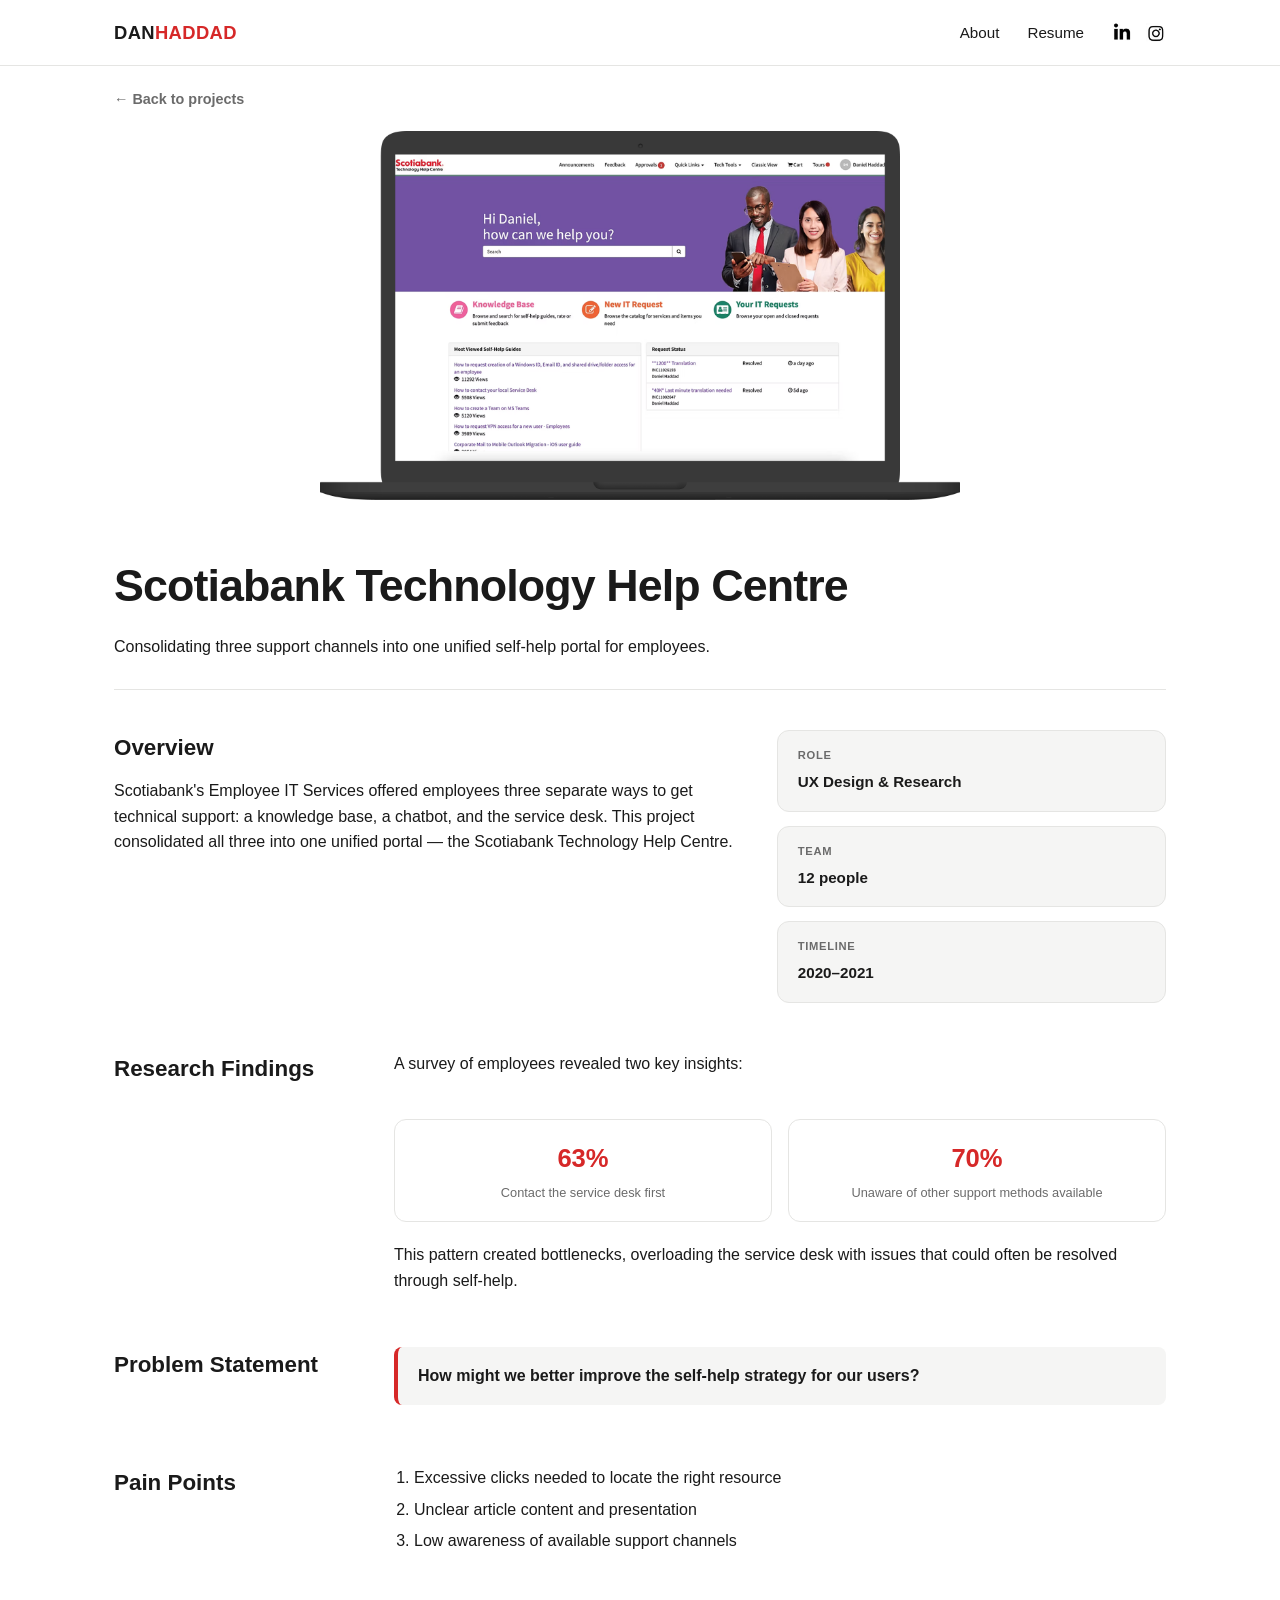
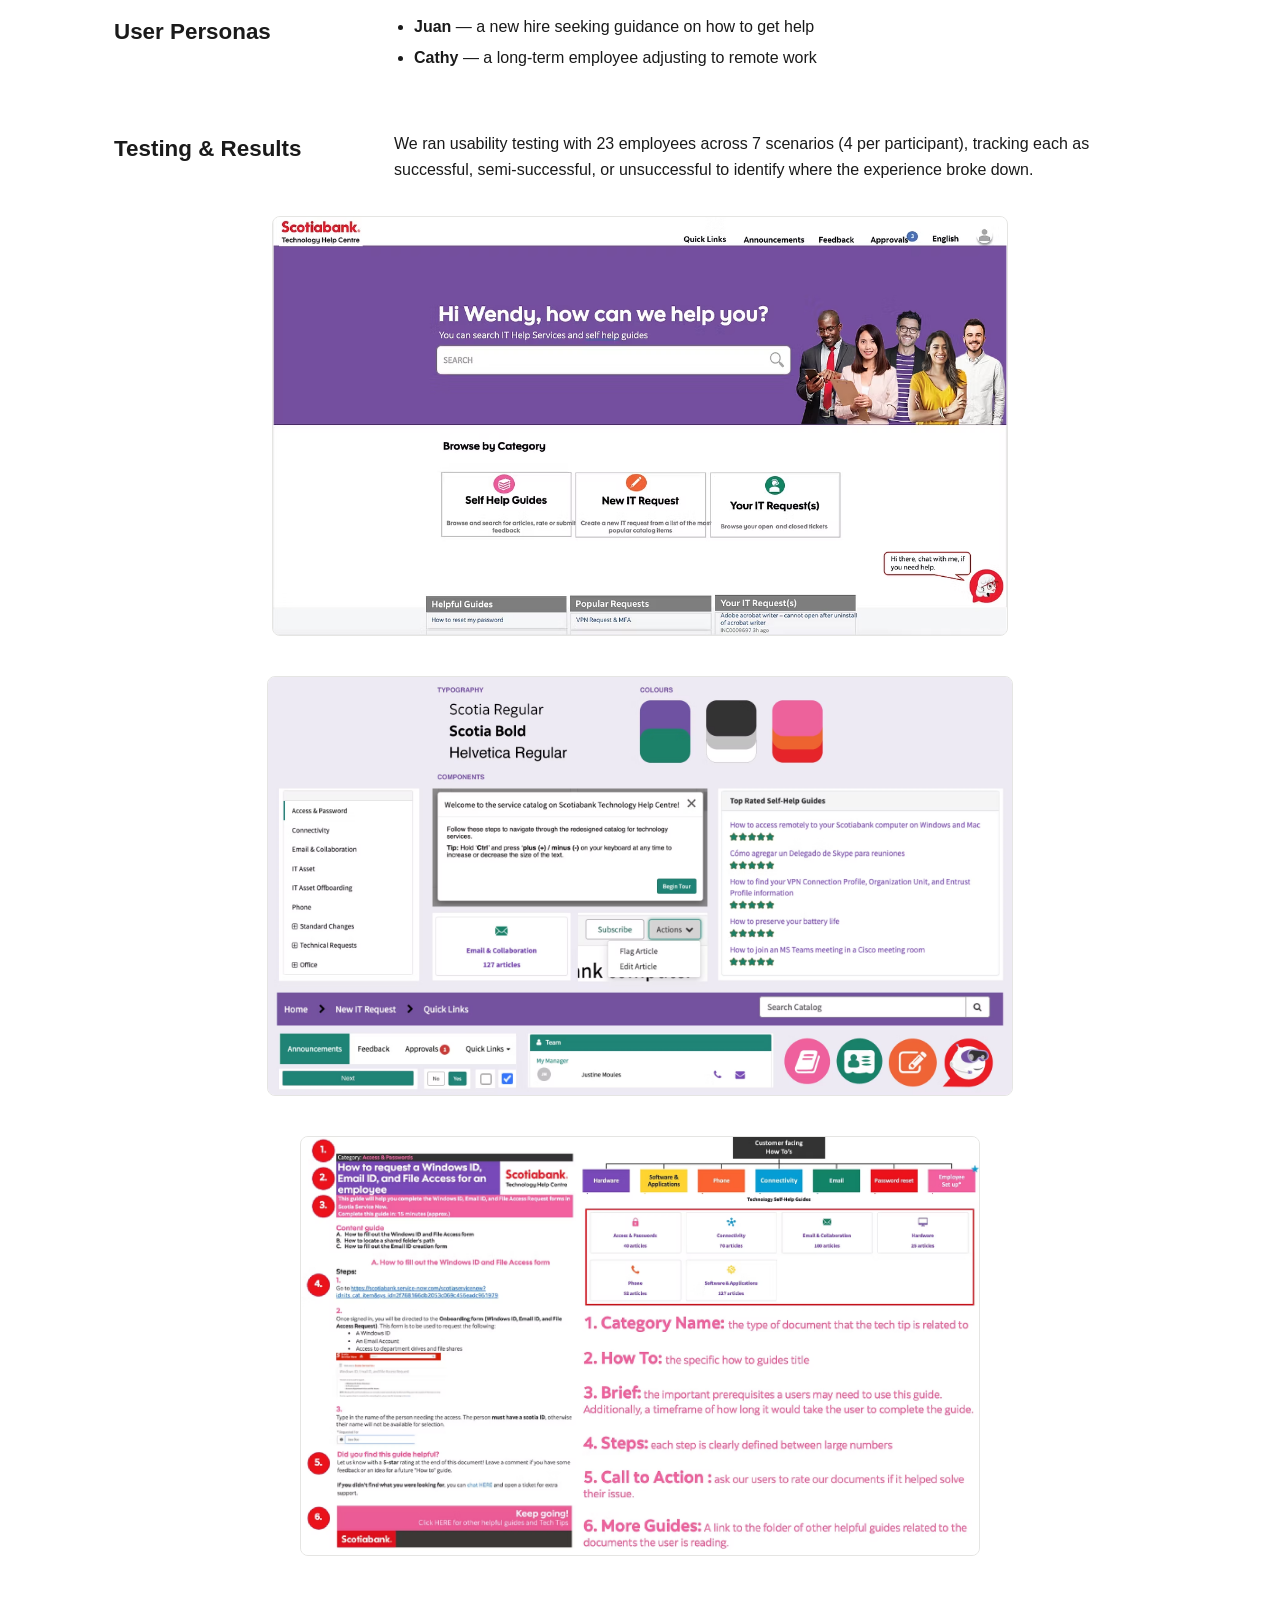
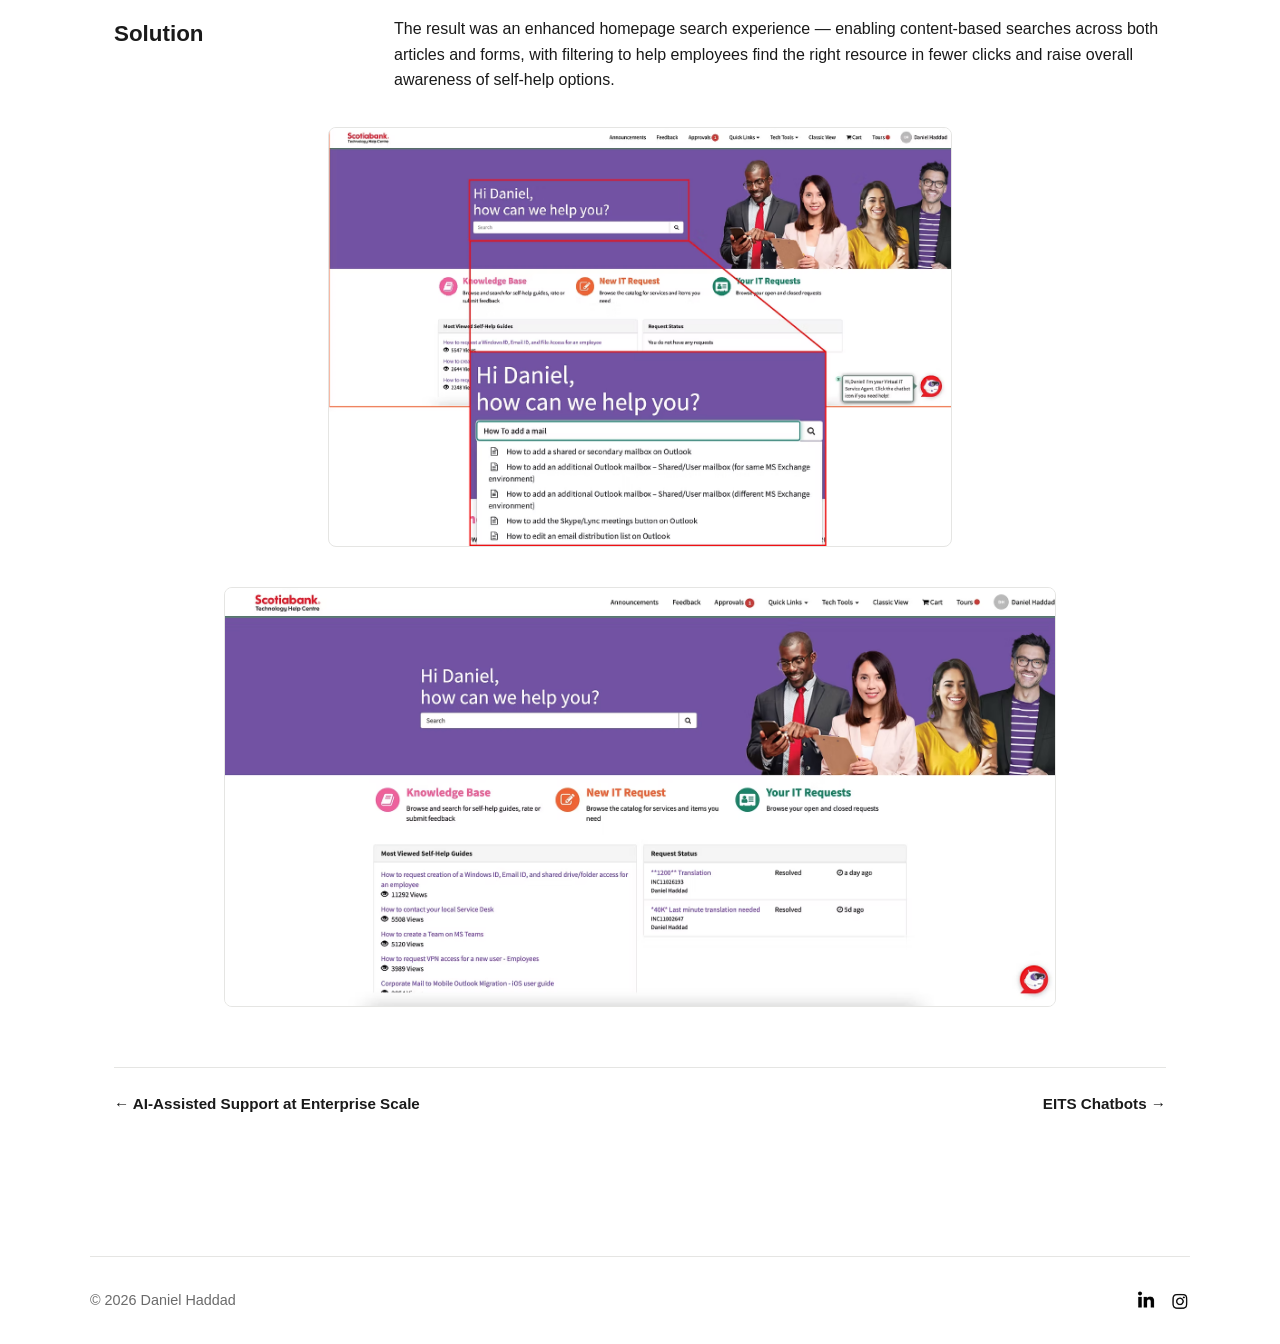
<file: projects/scotiabank-tech-help-centre.html>
<!DOCTYPE html>
<html lang="en">
<head>
  <meta charset="UTF-8" />
  <meta name="viewport" content="width=device-width, initial-scale=1.0" />
  <title>Scotiabank Technology Help Centre — Daniel Haddad</title>
  <link rel="stylesheet" href="../styles.css" />
</head>
<body>
  <header class="site-header">
    <nav class="nav">
      <a href="../index.html" class="logo">DAN<span>HADDAD</span></a>
      <div class="nav-links">
        <a href="../about.html">About</a>
        <a href="../resume.html">Resume</a>
        <div class="nav-social">
          <a href="https://www.linkedin.com/in/danieljhaddad/" target="_blank" rel="noopener"><img class="social-icon" src="../assets/Linkedin.avif" alt="LinkedIn" /></a>
          <a href="https://www.instagram.com/danhaddad_" target="_blank" rel="noopener"><img class="social-icon" src="../assets/Instagram.avif" alt="Instagram" /></a>
        </div>
      </div>
    </nav>
  </header>

  <div class="back-row"><a class="back-link" href="../index.html">← Back to projects</a></div>

  <div class="case-hero-banner"><img src="../assets/TechHelp-HeroImage.png" alt="Scotiabank Technology Help Centre hero banner" /></div>

  <main class="container">
    <section class="case-hero">
      <h1>Scotiabank Technology Help Centre</h1>
      <p class="role">Consolidating three support channels into one unified self-help portal for employees.</p>
    </section>

    <section class="case-overview">
      <div>
        <h2>Overview</h2>
        <p class="summary">
          Scotiabank's Employee IT Services offered employees three separate ways to get
          technical support: a knowledge base, a chatbot, and the service desk. This
          project consolidated all three into one unified portal — the Scotiabank
          Technology Help Centre.
        </p>
      </div>
      <div class="overview-cards">
        <div class="info-card"><span class="label">Role</span><span class="value">UX Design &amp; Research</span></div>
        <div class="info-card"><span class="label">Team</span><span class="value">12 people</span></div>
        <div class="info-card"><span class="label">Timeline</span><span class="value">2020–2021</span></div>
      </div>
    </section>

    <article class="case-body">
      <h2>Research Findings</h2>
      <p>A survey of employees revealed two key insights:</p>
      <div class="metrics">
        <div class="metric">
          <div class="num">63%</div>
          <div class="label">Contact the service desk first</div>
        </div>
        <div class="metric">
          <div class="num">70%</div>
          <div class="label">Unaware of other support methods available</div>
        </div>
      </div>
      <p>
        This pattern created bottlenecks, overloading the service desk with issues that
        could often be resolved through self-help.
      </p>

      <h2>Problem Statement</h2>
      <div class="callout">
        How might we better improve the self-help strategy for our users?
      </div>

      <h2>Pain Points</h2>
      <ol>
        <li>Excessive clicks needed to locate the right resource</li>
        <li>Unclear article content and presentation</li>
        <li>Low awareness of available support channels</li>
      </ol>

      <h2>User Personas</h2>
      <ul>
        <li><strong>Juan</strong> — a new hire seeking guidance on how to get help</li>
        <li><strong>Cathy</strong> — a long-term employee adjusting to remote work</li>
      </ul>

      <h2>Testing &amp; Results</h2>
      <p>
        We ran usability testing with 23 employees across 7 scenarios (4 per participant),
        tracking each as successful, semi-successful, or unsuccessful to identify where the
        experience broke down.
      </p>
      <img src="../assets/TechHelp-HighFiMockup.avif" alt="High-fidelity mockup used in usability testing" />
      <img src="../assets/TechHelp-Styleguide.avif" alt="Technology Help Centre style guide" />
      <img src="../assets/TechHelp-Guides.avif" alt="Redesigned help guides and articles" />

      <h2>Solution</h2>
      <p>
        The result was an enhanced homepage search experience — enabling content-based
        searches across both articles and forms, with filtering to help employees find the
        right resource in fewer clicks and raise overall awareness of self-help options.
      </p>
      <img src="../assets/TechHelp-Finalized.avif" alt="Finalized Technology Help Centre design" />
      <img src="../assets/TechHelp-Outcome.avif" alt="The finalized Technology Help Centre homepage" />

      <div class="case-nav">
        <a href="timhortons-help-centers.html">← AI-Assisted Support at Enterprise Scale</a>
        <a href="chatbots.html">EITS Chatbots →</a>
      </div>
    </article>
  </main>

  <footer class="site-footer container">
    <span>© 2026 Daniel Haddad</span>
    <div class="nav-social">
      <a href="https://www.linkedin.com/in/danieljhaddad/" target="_blank" rel="noopener"><img class="social-icon" src="../assets/Linkedin.avif" alt="LinkedIn" /></a>
      <a href="https://www.instagram.com/danhaddad_" target="_blank" rel="noopener"><img class="social-icon" src="../assets/Instagram.avif" alt="Instagram" /></a>
    </div>
  </footer>
  <script src="../lightbox.js"></script>
</body>
</html>
</file>
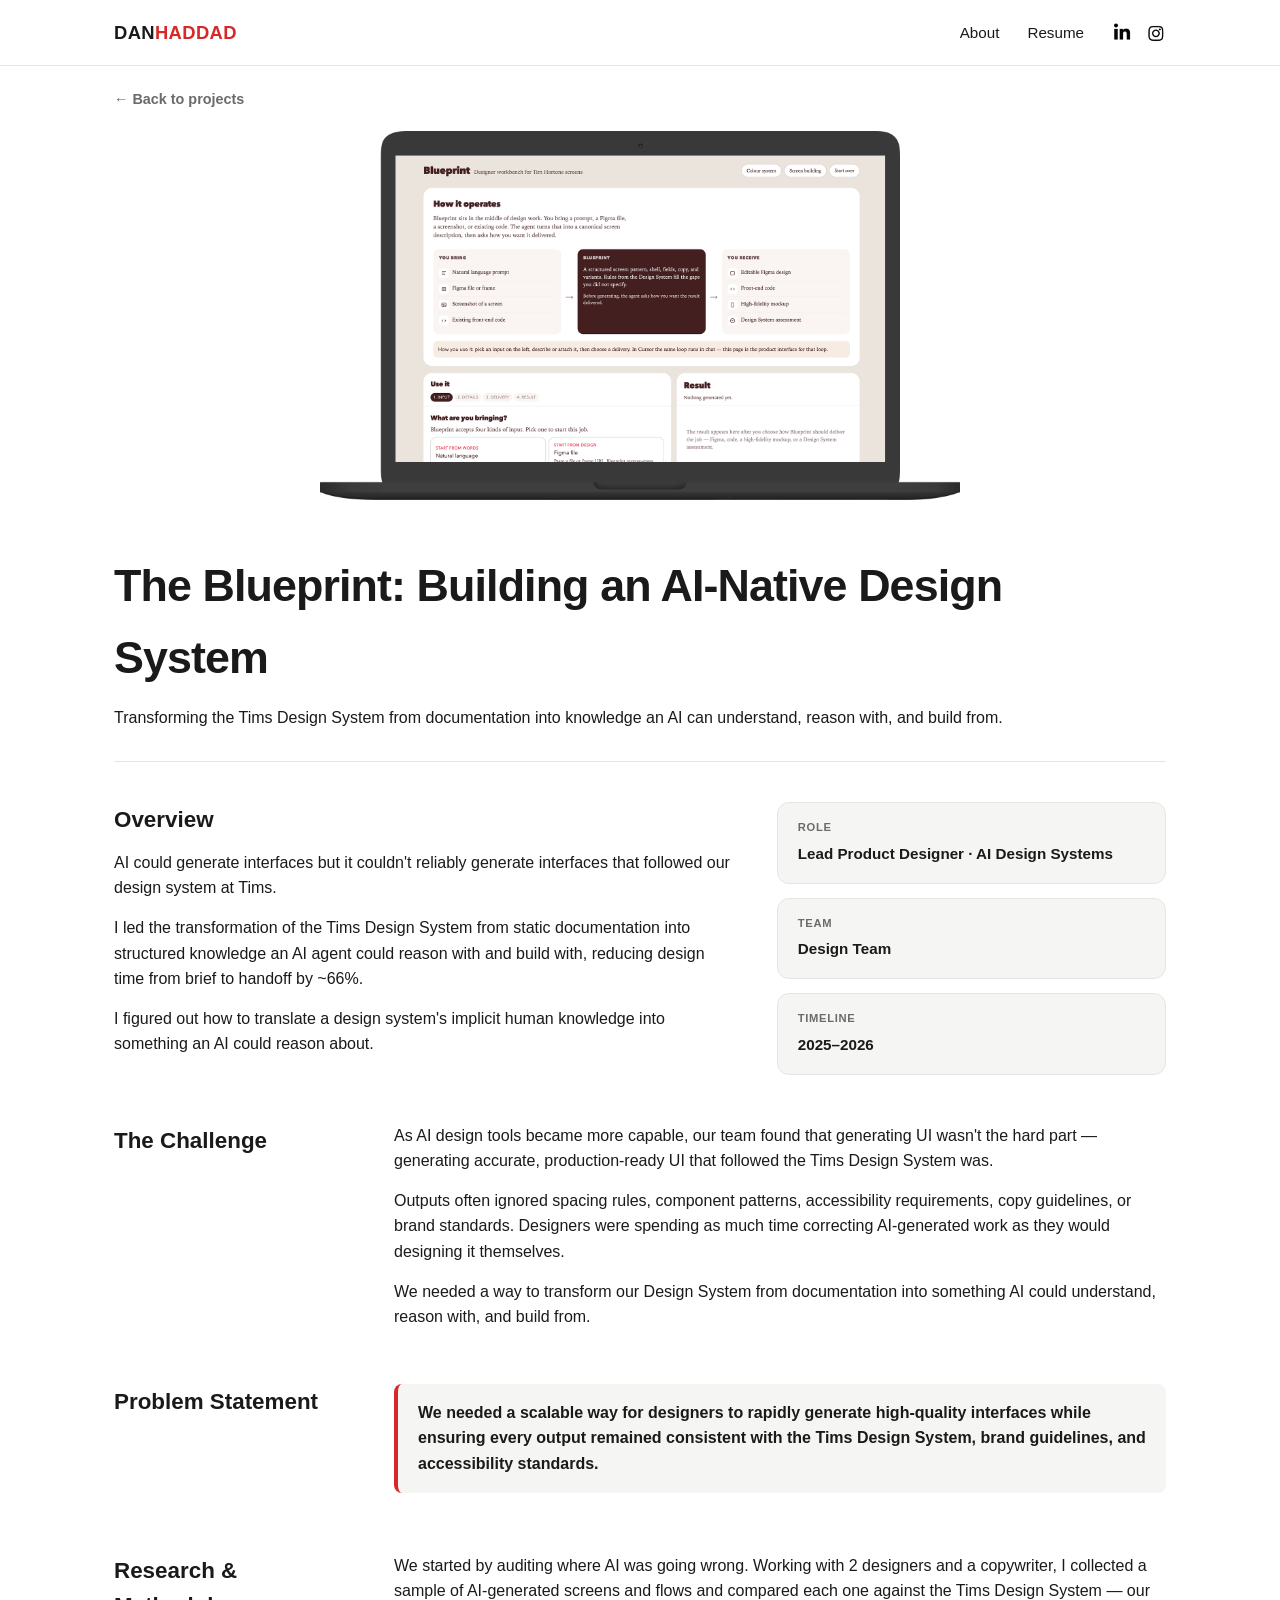
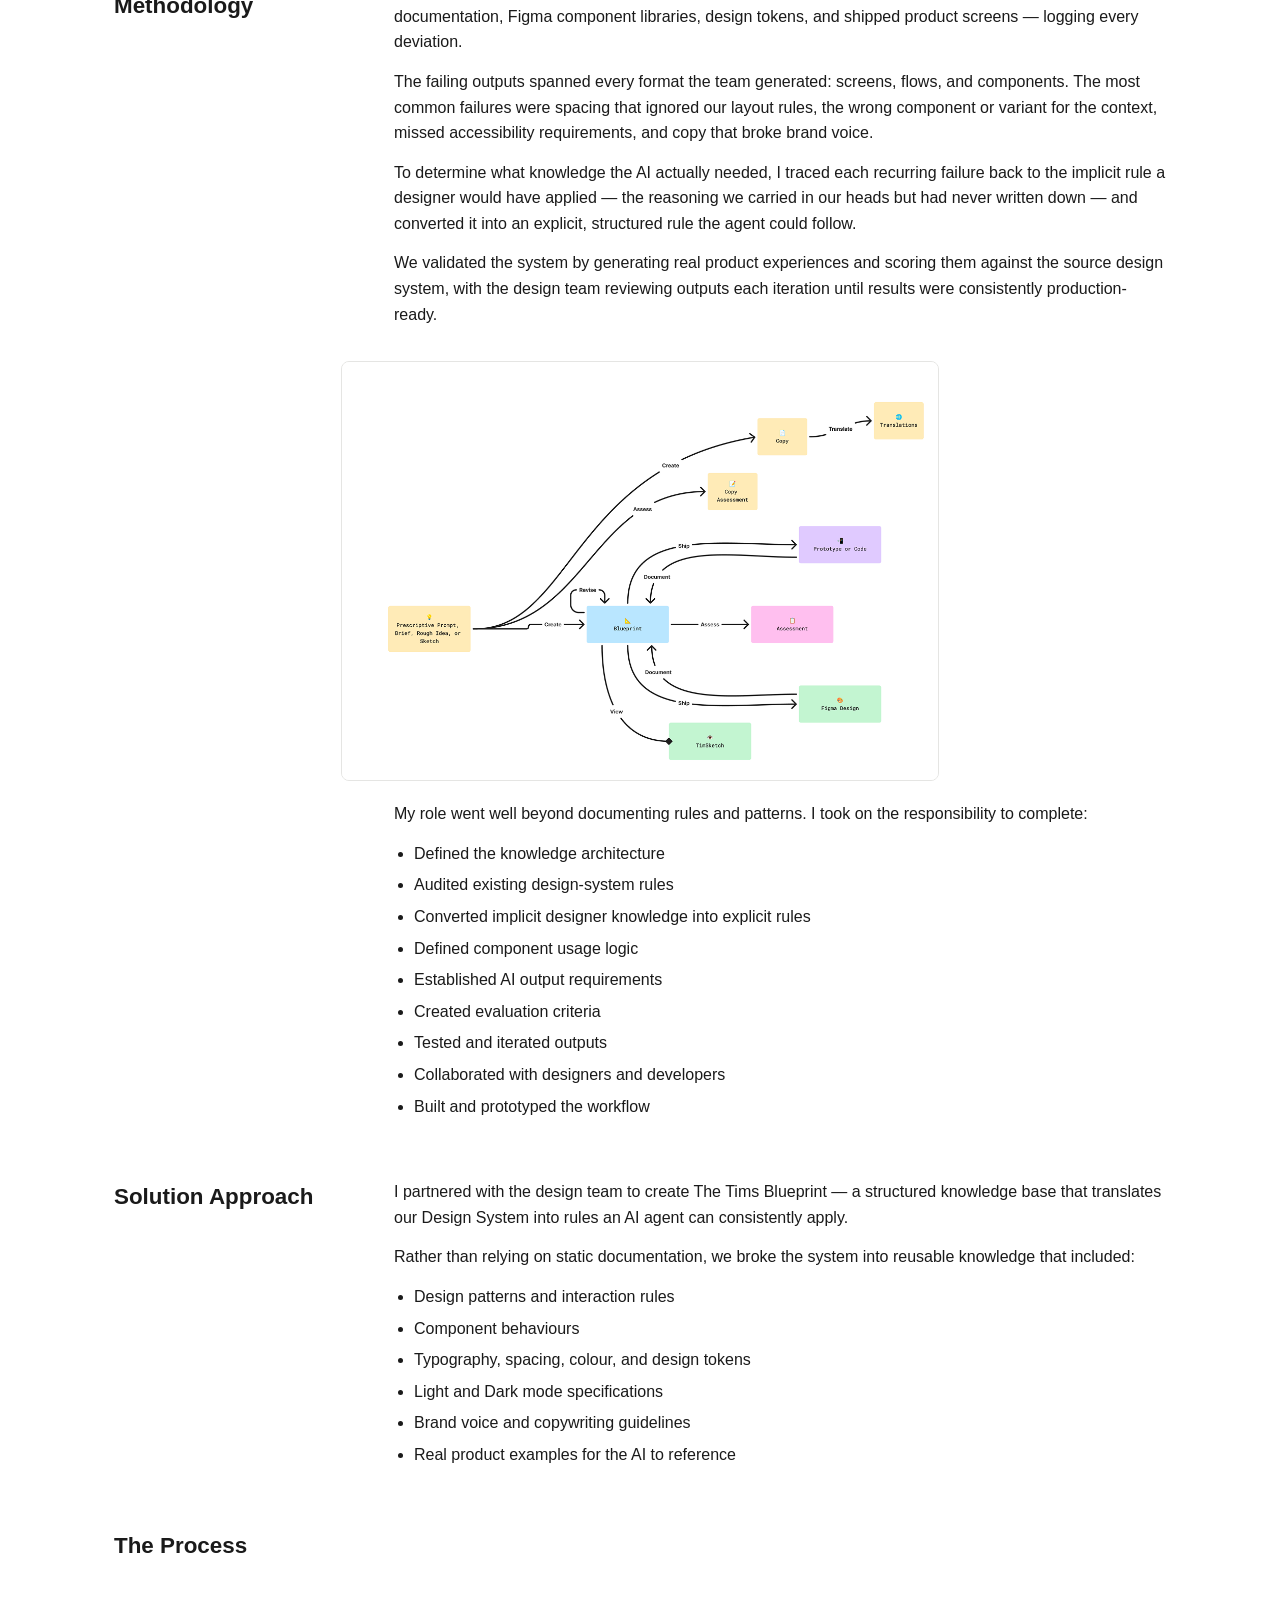
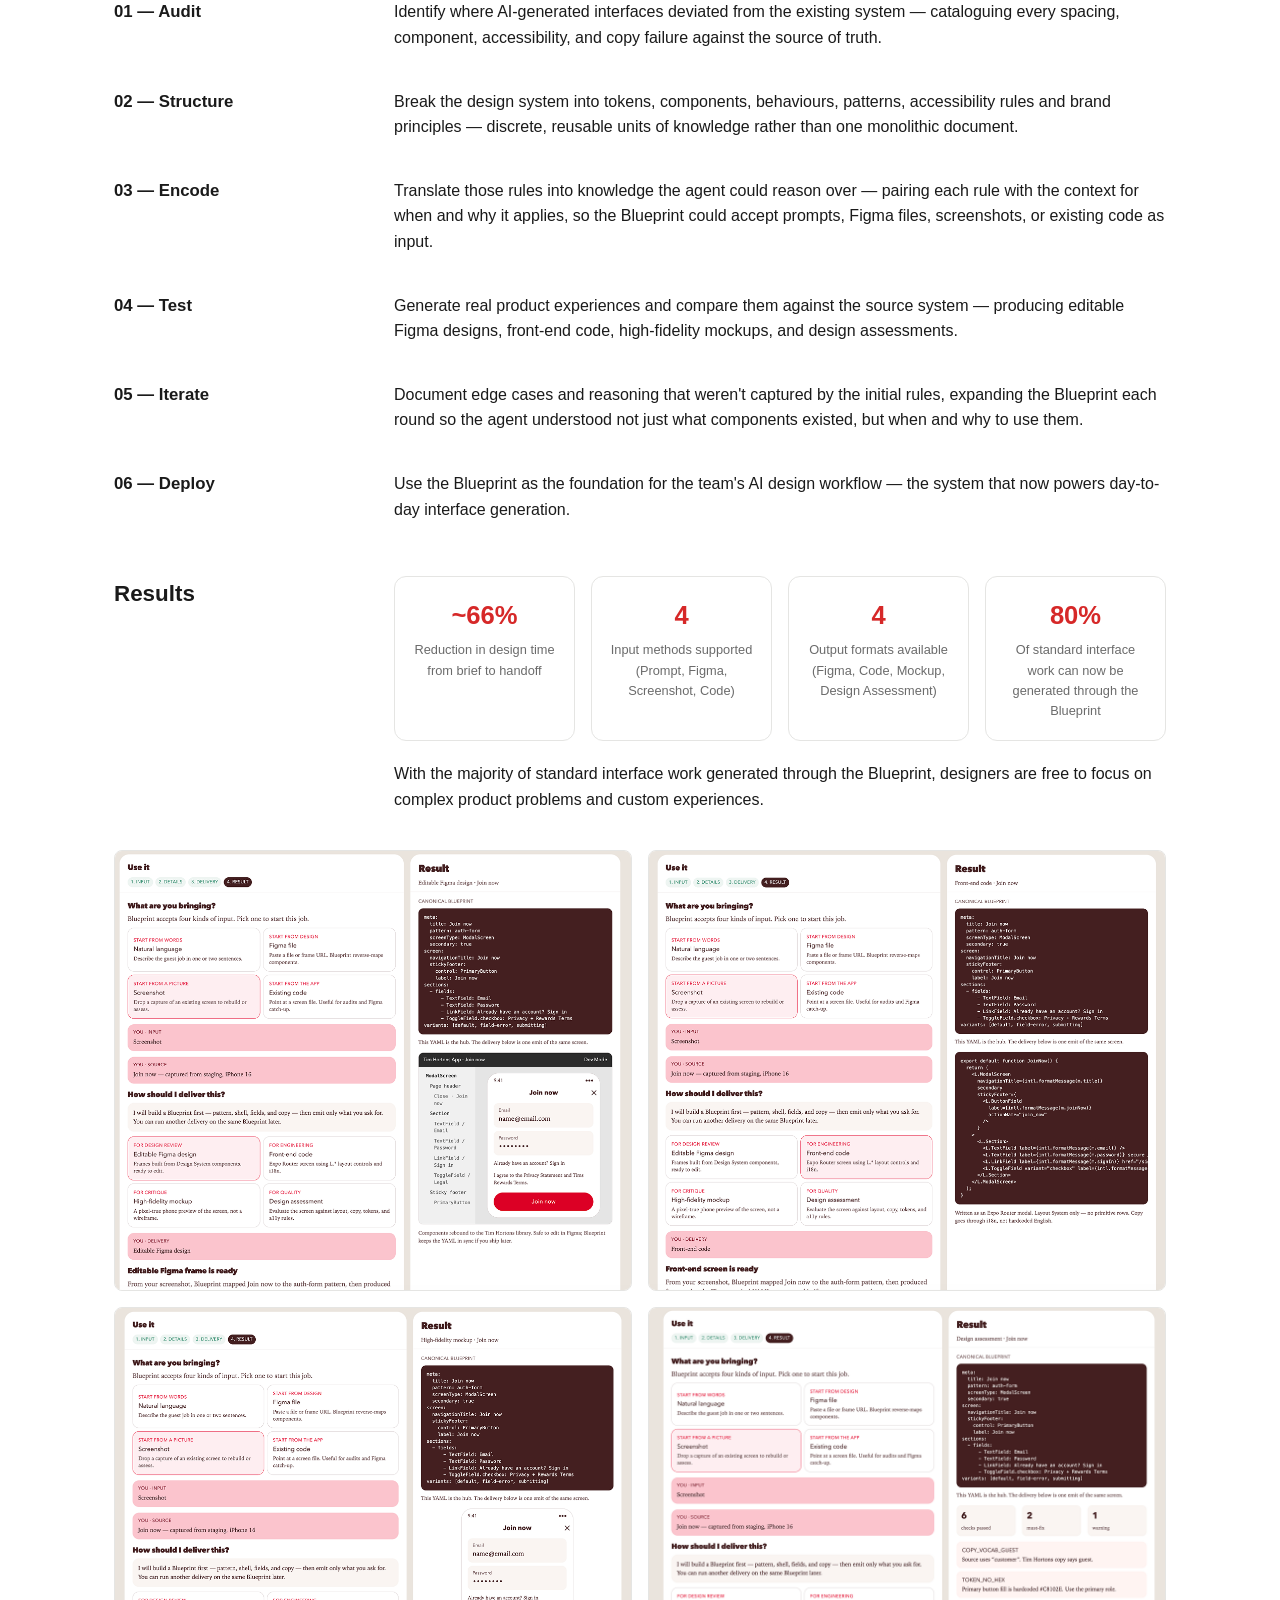
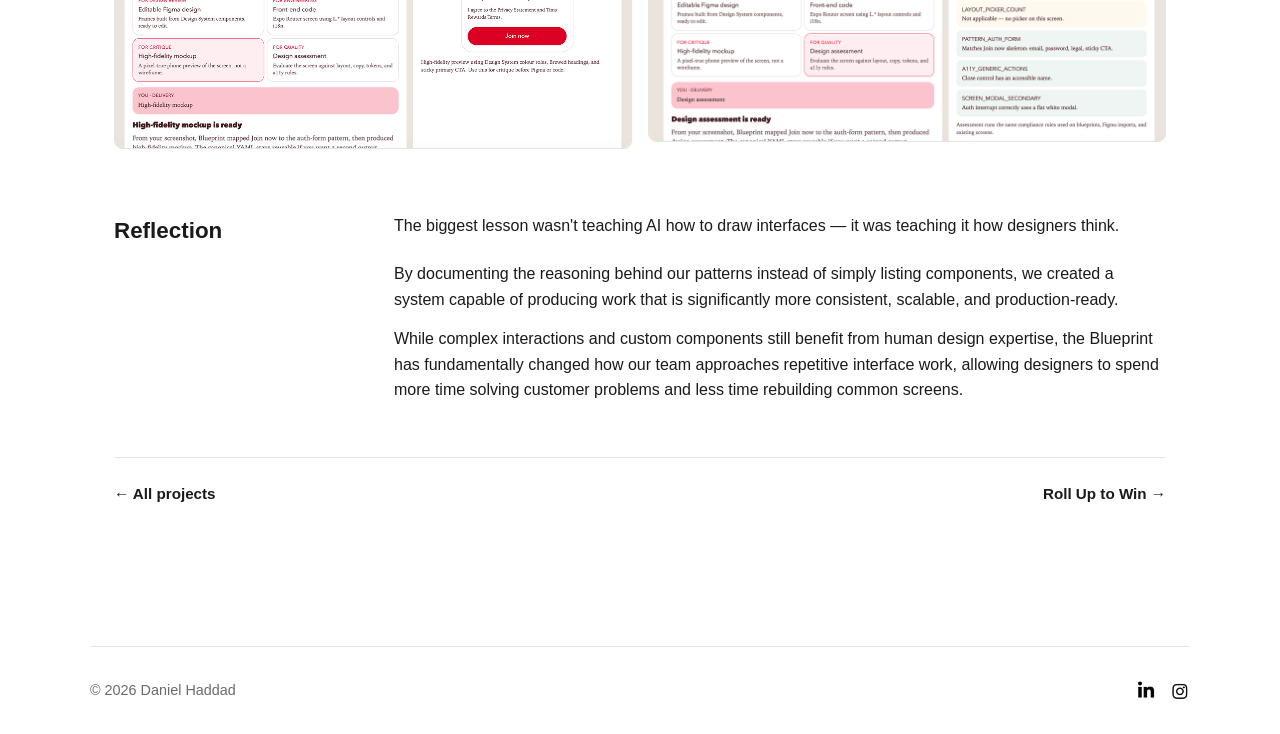
<file: projects/the-blueprint.html>
<!DOCTYPE html>
<html lang="en">
<head>
  <meta charset="UTF-8" />
  <meta name="viewport" content="width=device-width, initial-scale=1.0" />
  <title>The Blueprint: Building an AI-Native Design System — Daniel Haddad</title>
  <link rel="stylesheet" href="../styles.css" />
</head>
<body>
  <header class="site-header">
    <nav class="nav">
      <a href="../index.html" class="logo">DAN<span>HADDAD</span></a>
      <div class="nav-links">
        <a href="../about.html">About</a>
        <a href="../resume.html">Resume</a>
        <div class="nav-social">
          <a href="https://www.linkedin.com/in/danieljhaddad/" target="_blank" rel="noopener"><img class="social-icon" src="../assets/Linkedin.avif" alt="LinkedIn" /></a>
          <a href="https://www.instagram.com/danhaddad_" target="_blank" rel="noopener"><img class="social-icon" src="../assets/Instagram.avif" alt="Instagram" /></a>
        </div>
      </div>
    </nav>
  </header>

  <div class="back-row"><a class="back-link" href="../index.html">← Back to projects</a></div>

  <div class="case-hero-banner"><img src="../assets/Blueprint-HeroImage.png" alt="The Tims Blueprint hero banner" /></div>

  <main class="container">
    <section class="case-hero">
      <h1>The Blueprint: Building an AI-Native Design System</h1>
      <p class="role">Transforming the Tims Design System from documentation into knowledge an AI can understand, reason with, and build from.</p>
    </section>

    <section class="case-overview">
      <div>
        <h2>Overview</h2>
        <p class="summary">
          AI could generate interfaces but it couldn't reliably generate interfaces that
          followed our design system at Tims.
        </p>
        <p class="summary">
          I led the transformation of the Tims Design System from static documentation
          into structured knowledge an AI agent could reason with and build with, reducing
          design time from brief to handoff by ~66%.
        </p>
        <p class="summary">
          I figured out how to translate a design system's implicit human knowledge into
          something an AI could reason about.
        </p>
      </div>
      <div class="overview-cards">
        <div class="info-card"><span class="label">Role</span><span class="value">Lead Product Designer · AI Design Systems</span></div>
        <div class="info-card"><span class="label">Team</span><span class="value">Design Team</span></div>
        <div class="info-card"><span class="label">Timeline</span><span class="value">2025–2026</span></div>
      </div>
    </section>

    <article class="case-body">
      <h2>The Challenge</h2>
      <p>
        As AI design tools became more capable, our team found that generating UI wasn't
        the hard part — generating accurate, production-ready UI that followed the Tims
        Design System was.
      </p>
      <p>
        Outputs often ignored spacing rules, component patterns, accessibility
        requirements, copy guidelines, or brand standards. Designers were spending as much
        time correcting AI-generated work as they would designing it themselves.
      </p>
      <p>
        We needed a way to transform our Design System from documentation into something
        AI could understand, reason with, and build from.
      </p>

      <h2>Problem Statement</h2>
      <div class="callout">
        We needed a scalable way for designers to rapidly generate high-quality interfaces
        while ensuring every output remained consistent with the Tims Design System, brand
        guidelines, and accessibility standards.
      </div>

      <h2>Research &amp; Methodology</h2>
      <p>
        We started by auditing where AI was going wrong. Working with 2 designers and a
        copywriter, I collected a sample of AI-generated screens and flows and compared
        each one against the Tims Design System — our documentation, Figma component
        libraries, design tokens, and shipped product screens — logging every deviation.
      </p>
      <p>
        The failing outputs spanned every format the team generated: screens, flows, and
        components. The most common failures were spacing that ignored our layout rules,
        the wrong component or variant for the context, missed accessibility requirements,
        and copy that broke brand voice.
      </p>
      <p>
        To determine what knowledge the AI actually needed, I traced each recurring
        failure back to the implicit rule a designer would have applied — the reasoning we
        carried in our heads but had never written down — and converted it into an
        explicit, structured rule the agent could follow.
      </p>
      <p>
        We validated the system by generating real product experiences and scoring them
        against the source design system, with the design team reviewing outputs each
        iteration until results were consistently production-ready.
      </p>
      <img src="../assets/Blueprint-Process.png" alt="The Blueprint process — from input to generated output" />
      <p>My role went well beyond documenting rules and patterns. I took on the responsibility to complete:</p>
      <ul>
        <li>Defined the knowledge architecture</li>
        <li>Audited existing design-system rules</li>
        <li>Converted implicit designer knowledge into explicit rules</li>
        <li>Defined component usage logic</li>
        <li>Established AI output requirements</li>
        <li>Created evaluation criteria</li>
        <li>Tested and iterated outputs</li>
        <li>Collaborated with designers and developers</li>
        <li>Built and prototyped the workflow</li>
      </ul>

      <h2>Solution Approach</h2>
      <p>
        I partnered with the design team to create The Tims Blueprint — a structured
        knowledge base that translates our Design System into rules an AI agent can
        consistently apply.
      </p>
      <p>Rather than relying on static documentation, we broke the system into reusable knowledge that included:</p>
      <ul>
        <li>Design patterns and interaction rules</li>
        <li>Component behaviours</li>
        <li>Typography, spacing, colour, and design tokens</li>
        <li>Light and Dark mode specifications</li>
        <li>Brand voice and copywriting guidelines</li>
        <li>Real product examples for the AI to reference</li>
      </ul>

      <h2>The Process</h2>

      <h3>01 — Audit</h3>
      <p>
        Identify where AI-generated interfaces deviated from the existing system —
        cataloguing every spacing, component, accessibility, and copy failure against the
        source of truth.
      </p>

      <h3>02 — Structure</h3>
      <p>
        Break the design system into tokens, components, behaviours, patterns,
        accessibility rules and brand principles — discrete, reusable units of knowledge
        rather than one monolithic document.
      </p>

      <h3>03 — Encode</h3>
      <p>
        Translate those rules into knowledge the agent could reason over — pairing each
        rule with the context for when and why it applies, so the Blueprint could accept
        prompts, Figma files, screenshots, or existing code as input.
      </p>

      <h3>04 — Test</h3>
      <p>
        Generate real product experiences and compare them against the source system —
        producing editable Figma designs, front-end code, high-fidelity mockups, and
        design assessments.
      </p>

      <h3>05 — Iterate</h3>
      <p>
        Document edge cases and reasoning that weren't captured by the initial rules,
        expanding the Blueprint each round so the agent understood not just what
        components existed, but when and why to use them.
      </p>

      <h3>06 — Deploy</h3>
      <p>
        Use the Blueprint as the foundation for the team's AI design workflow — the system
        that now powers day-to-day interface generation.
      </p>

      <h2>Results</h2>
      <div class="metrics">
        <div class="metric">
          <div class="num">~66%</div>
          <div class="label">Reduction in design time from brief to handoff</div>
        </div>
        <div class="metric">
          <div class="num">4</div>
          <div class="label">Input methods supported (Prompt, Figma, Screenshot, Code)</div>
        </div>
        <div class="metric">
          <div class="num">4</div>
          <div class="label">Output formats available (Figma, Code, Mockup, Design Assessment)</div>
        </div>
        <div class="metric">
          <div class="num">80%</div>
          <div class="label">Of standard interface work can now be generated through the Blueprint</div>
        </div>
      </div>
      <p>
        With the majority of standard interface work generated through the Blueprint,
        designers are free to focus on complex product problems and custom experiences.
      </p>
      <div class="step-gallery">
        <img src="../assets/Blueprint-Results1.png" alt="Blueprint output example 1" />
        <img src="../assets/Blueprint-Results2.png" alt="Blueprint output example 2" />
        <img src="../assets/Blueprint-Results3.png" alt="Blueprint output example 3" />
        <img src="../assets/Blueprint-Results4.png" alt="Blueprint output example 4" />
      </div>

      <h2>Reflection</h2>
      <p>
        The biggest lesson wasn't teaching AI how to draw interfaces — it was teaching it
        how designers think.
      </p>
      <p>
        By documenting the reasoning behind our patterns instead of simply listing
        components, we created a system capable of producing work that is significantly
        more consistent, scalable, and production-ready.
      </p>
      <p>
        While complex interactions and custom components still benefit from human design
        expertise, the Blueprint has fundamentally changed how our team approaches
        repetitive interface work, allowing designers to spend more time solving customer
        problems and less time rebuilding common screens.
      </p>

      <div class="case-nav">
        <a href="../index.html">← All projects</a>
        <a href="rollup-to-win.html">Roll Up to Win →</a>
      </div>
    </article>
  </main>

  <footer class="site-footer container">
    <span>© 2026 Daniel Haddad</span>
    <div class="nav-social">
      <a href="https://www.linkedin.com/in/danieljhaddad/" target="_blank" rel="noopener"><img class="social-icon" src="../assets/Linkedin.avif" alt="LinkedIn" /></a>
      <a href="https://www.instagram.com/danhaddad_" target="_blank" rel="noopener"><img class="social-icon" src="../assets/Instagram.avif" alt="Instagram" /></a>
    </div>
  </footer>
  <script src="../lightbox.js"></script>
</body>
</html>
</file>
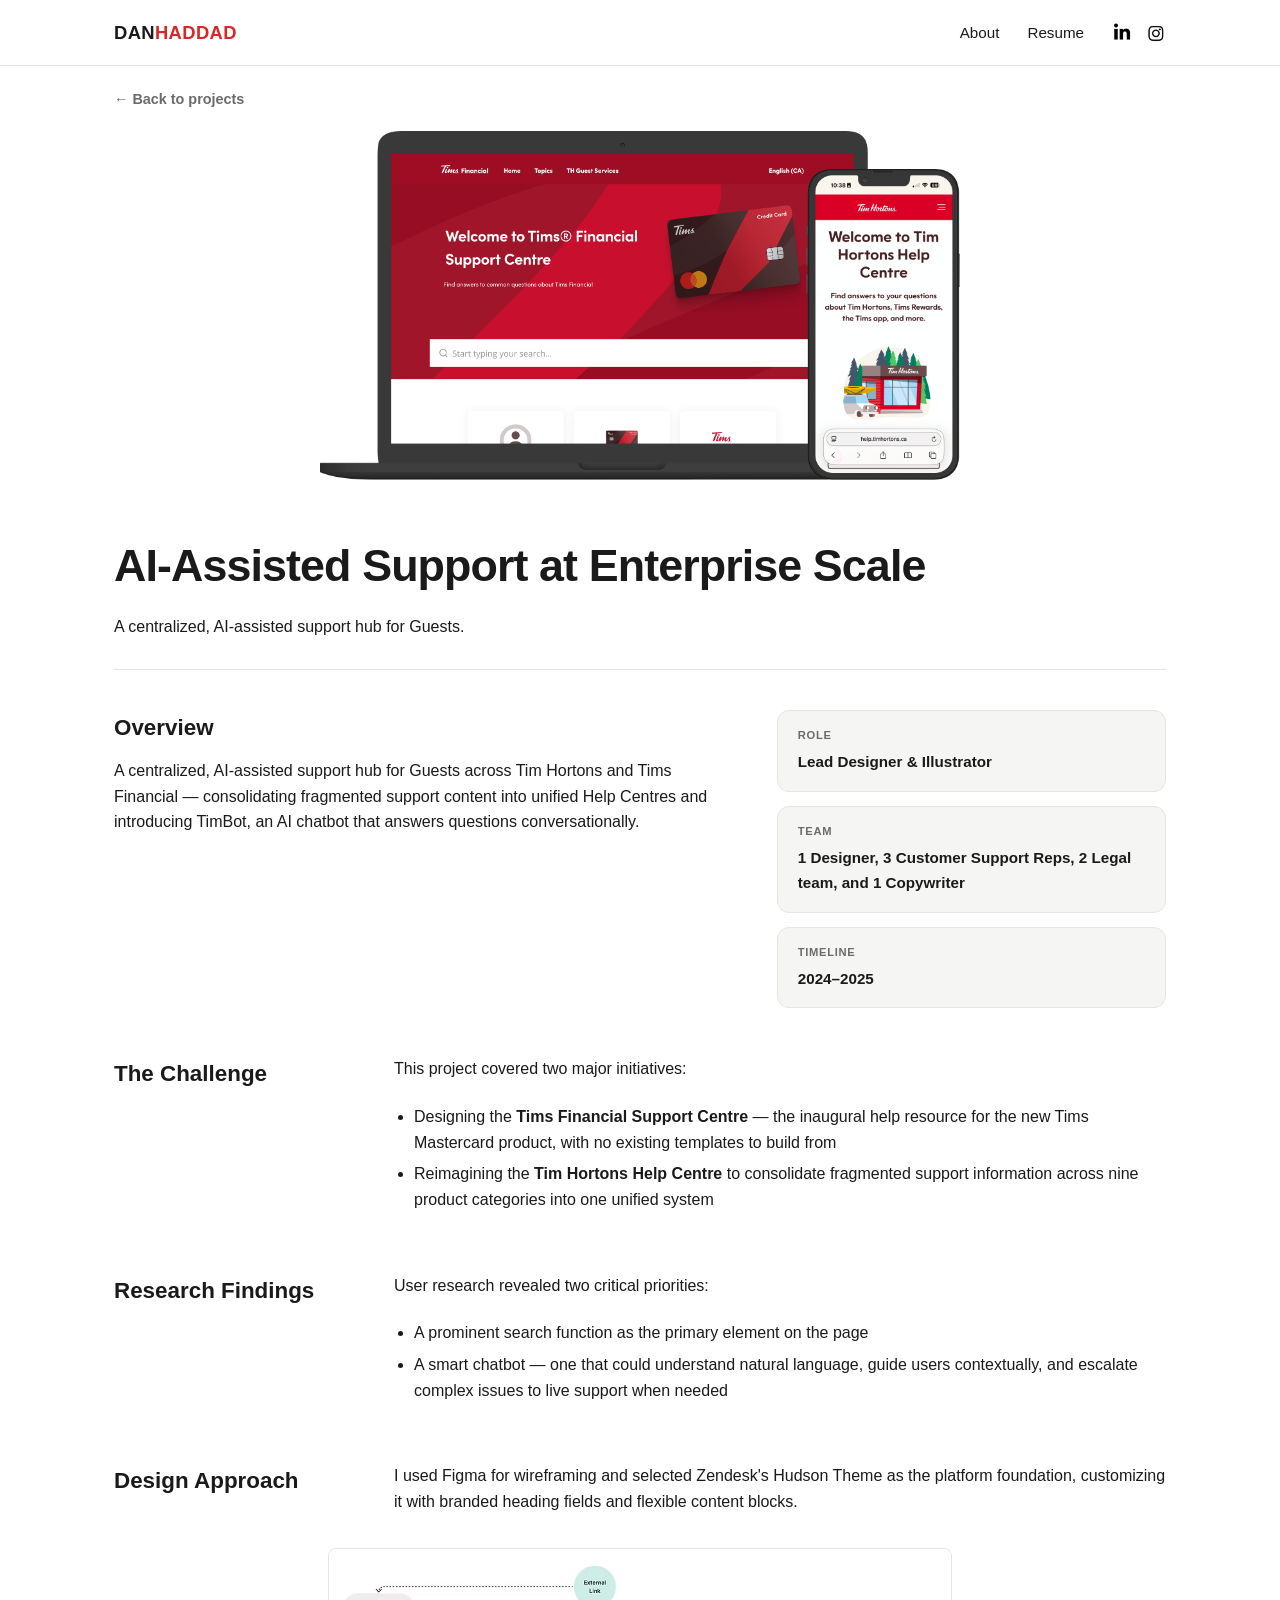
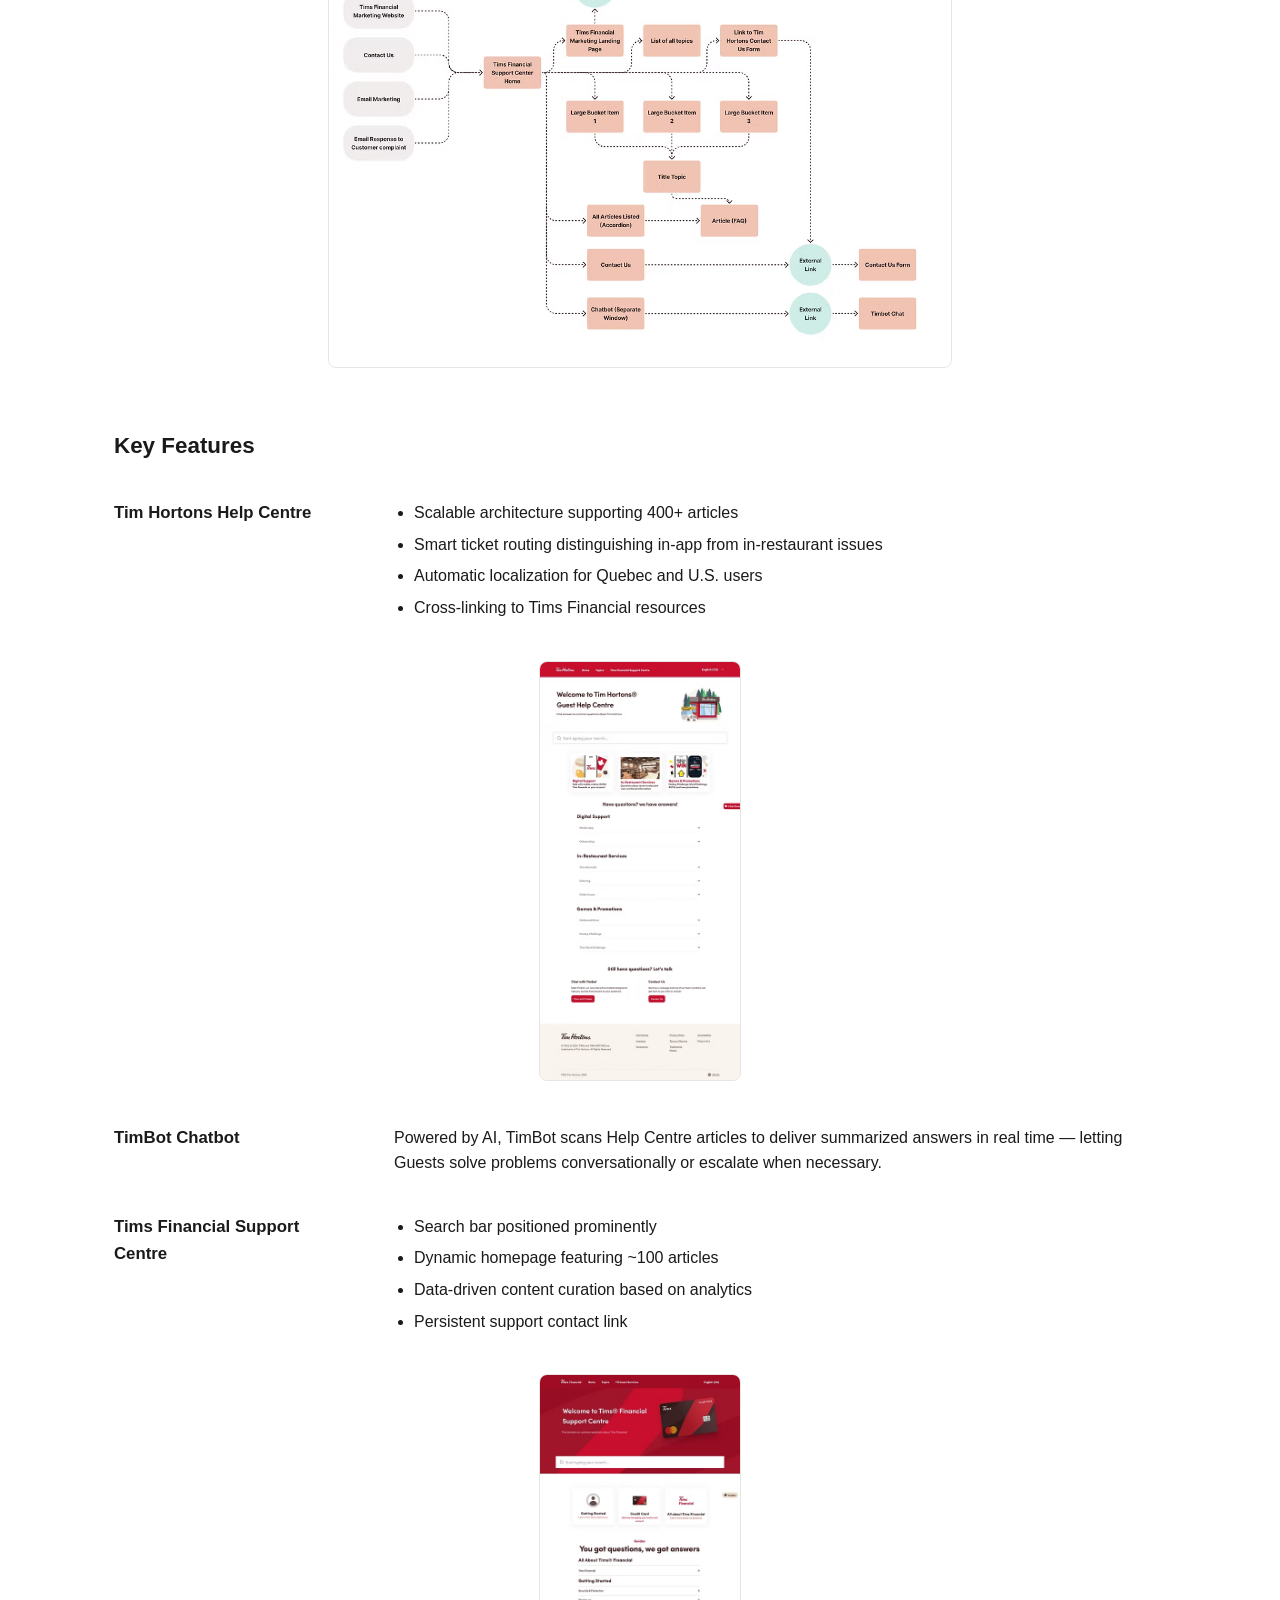
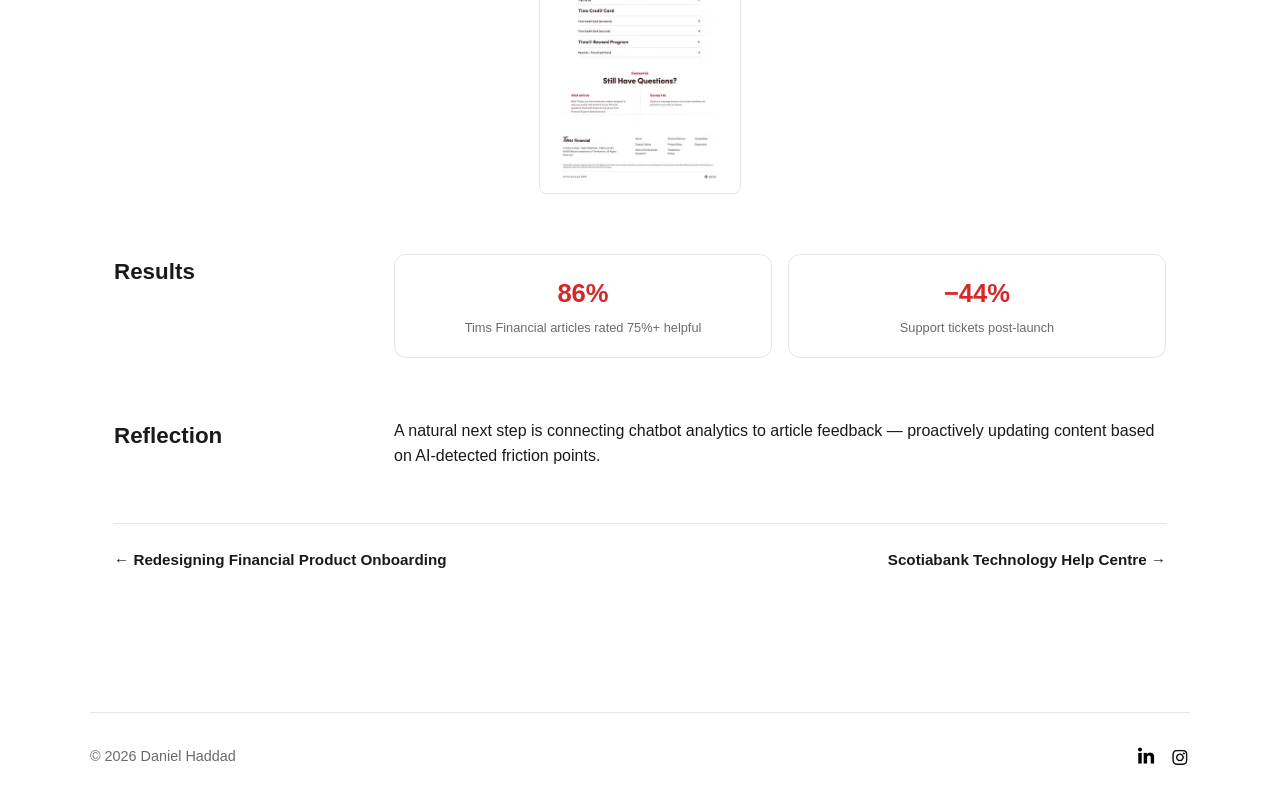
<file: projects/timhortons-help-centers.html>
<!DOCTYPE html>
<html lang="en">
<head>
  <meta charset="UTF-8" />
  <meta name="viewport" content="width=device-width, initial-scale=1.0" />
  <title>AI-Assisted Support at Enterprise Scale — Daniel Haddad</title>
  <link rel="stylesheet" href="../styles.css" />
</head>
<body>
  <header class="site-header">
    <nav class="nav">
      <a href="../index.html" class="logo">DAN<span>HADDAD</span></a>
      <div class="nav-links">
        <a href="../about.html">About</a>
        <a href="../resume.html">Resume</a>
        <div class="nav-social">
          <a href="https://www.linkedin.com/in/danieljhaddad/" target="_blank" rel="noopener"><img class="social-icon" src="../assets/Linkedin.avif" alt="LinkedIn" /></a>
          <a href="https://www.instagram.com/danhaddad_" target="_blank" rel="noopener"><img class="social-icon" src="../assets/Instagram.avif" alt="Instagram" /></a>
        </div>
      </div>
    </nav>
  </header>

  <div class="back-row"><a class="back-link" href="../index.html">← Back to projects</a></div>

  <div class="case-hero-banner"><img src="../assets/HelpCentres-HeroImage.png" alt="Tim Hortons Help Centres hero banner" /></div>

  <main class="container">
    <section class="case-hero">
      <h1>AI-Assisted Support at Enterprise Scale</h1>
      <p class="role">A centralized, AI-assisted support hub for Guests.</p>
    </section>

    <section class="case-overview">
      <div>
        <h2>Overview</h2>
        <p class="summary">
          A centralized, AI-assisted support hub for Guests across Tim Hortons and Tims
          Financial — consolidating fragmented support content into unified Help Centres
          and introducing TimBot, an AI chatbot that answers questions conversationally.
        </p>
      </div>
      <div class="overview-cards">
        <div class="info-card"><span class="label">Role</span><span class="value">Lead Designer &amp; Illustrator</span></div>
        <div class="info-card"><span class="label">Team</span><span class="value">1 Designer, 3 Customer Support Reps, 2 Legal team, and 1 Copywriter</span></div>
        <div class="info-card"><span class="label">Timeline</span><span class="value">2024–2025</span></div>
      </div>
    </section>

    <article class="case-body">
      <h2>The Challenge</h2>
      <p>This project covered two major initiatives:</p>
      <ul>
        <li>Designing the <strong>Tims Financial Support Centre</strong> — the inaugural help resource for the new Tims Mastercard product, with no existing templates to build from</li>
        <li>Reimagining the <strong>Tim Hortons Help Centre</strong> to consolidate fragmented support information across nine product categories into one unified system</li>
      </ul>

      <h2>Research Findings</h2>
      <p>User research revealed two critical priorities:</p>
      <ul>
        <li>A prominent search function as the primary element on the page</li>
        <li>A smart chatbot — one that could understand natural language, guide users contextually, and escalate complex issues to live support when needed</li>
      </ul>

      <h2>Design Approach</h2>
      <p>
        I used Figma for wireframing and selected Zendesk's Hudson Theme as the platform
        foundation, customizing it with branded heading fields and flexible content blocks.
      </p>
      <img src="../assets/HelpCentre-UserFlow.avif" alt="Help Centre user flow" />

      <h2>Key Features</h2>

      <h3>Tim Hortons Help Centre</h3>
      <ul>
        <li>Scalable architecture supporting 400+ articles</li>
        <li>Smart ticket routing distinguishing in-app from in-restaurant issues</li>
        <li>Automatic localization for Quebec and U.S. users</li>
        <li>Cross-linking to Tims Financial resources</li>
      </ul>
      <img src="../assets/HelpCentre-TimsHelpCentre.avif" alt="Tim Hortons Help Centre homepage" />

      <h3>TimBot Chatbot</h3>
      <p>
        Powered by AI, TimBot scans Help Centre articles to deliver summarized answers in
        real time — letting Guests solve problems conversationally or escalate when
        necessary.
      </p>

      <h3>Tims Financial Support Centre</h3>
      <ul>
        <li>Search bar positioned prominently</li>
        <li>Dynamic homepage featuring ~100 articles</li>
        <li>Data-driven content curation based on analytics</li>
        <li>Persistent support contact link</li>
      </ul>
      <img src="../assets/HelpCentre-TimsFinancal.avif" alt="Tims Financial Support Centre homepage" />

      <h2>Results</h2>
      <div class="metrics">
        <div class="metric">
          <div class="num">86%</div>
          <div class="label">Tims Financial articles rated 75%+ helpful</div>
        </div>
        <div class="metric">
          <div class="num">−44%</div>
          <div class="label">Support tickets post-launch</div>
        </div>
      </div>

      <h2>Reflection</h2>
      <p>
        A natural next step is connecting chatbot analytics to article feedback —
        proactively updating content based on AI-detected friction points.
      </p>

      <div class="case-nav">
        <a href="tims-mastercard.html">← Redesigning Financial Product Onboarding</a>
        <a href="scotiabank-tech-help-centre.html">Scotiabank Technology Help Centre →</a>
      </div>
    </article>
  </main>

  <footer class="site-footer container">
    <span>© 2026 Daniel Haddad</span>
    <div class="nav-social">
      <a href="https://www.linkedin.com/in/danieljhaddad/" target="_blank" rel="noopener"><img class="social-icon" src="../assets/Linkedin.avif" alt="LinkedIn" /></a>
      <a href="https://www.instagram.com/danhaddad_" target="_blank" rel="noopener"><img class="social-icon" src="../assets/Instagram.avif" alt="Instagram" /></a>
    </div>
  </footer>
  <script src="../lightbox.js"></script>
</body>
</html>
</file>
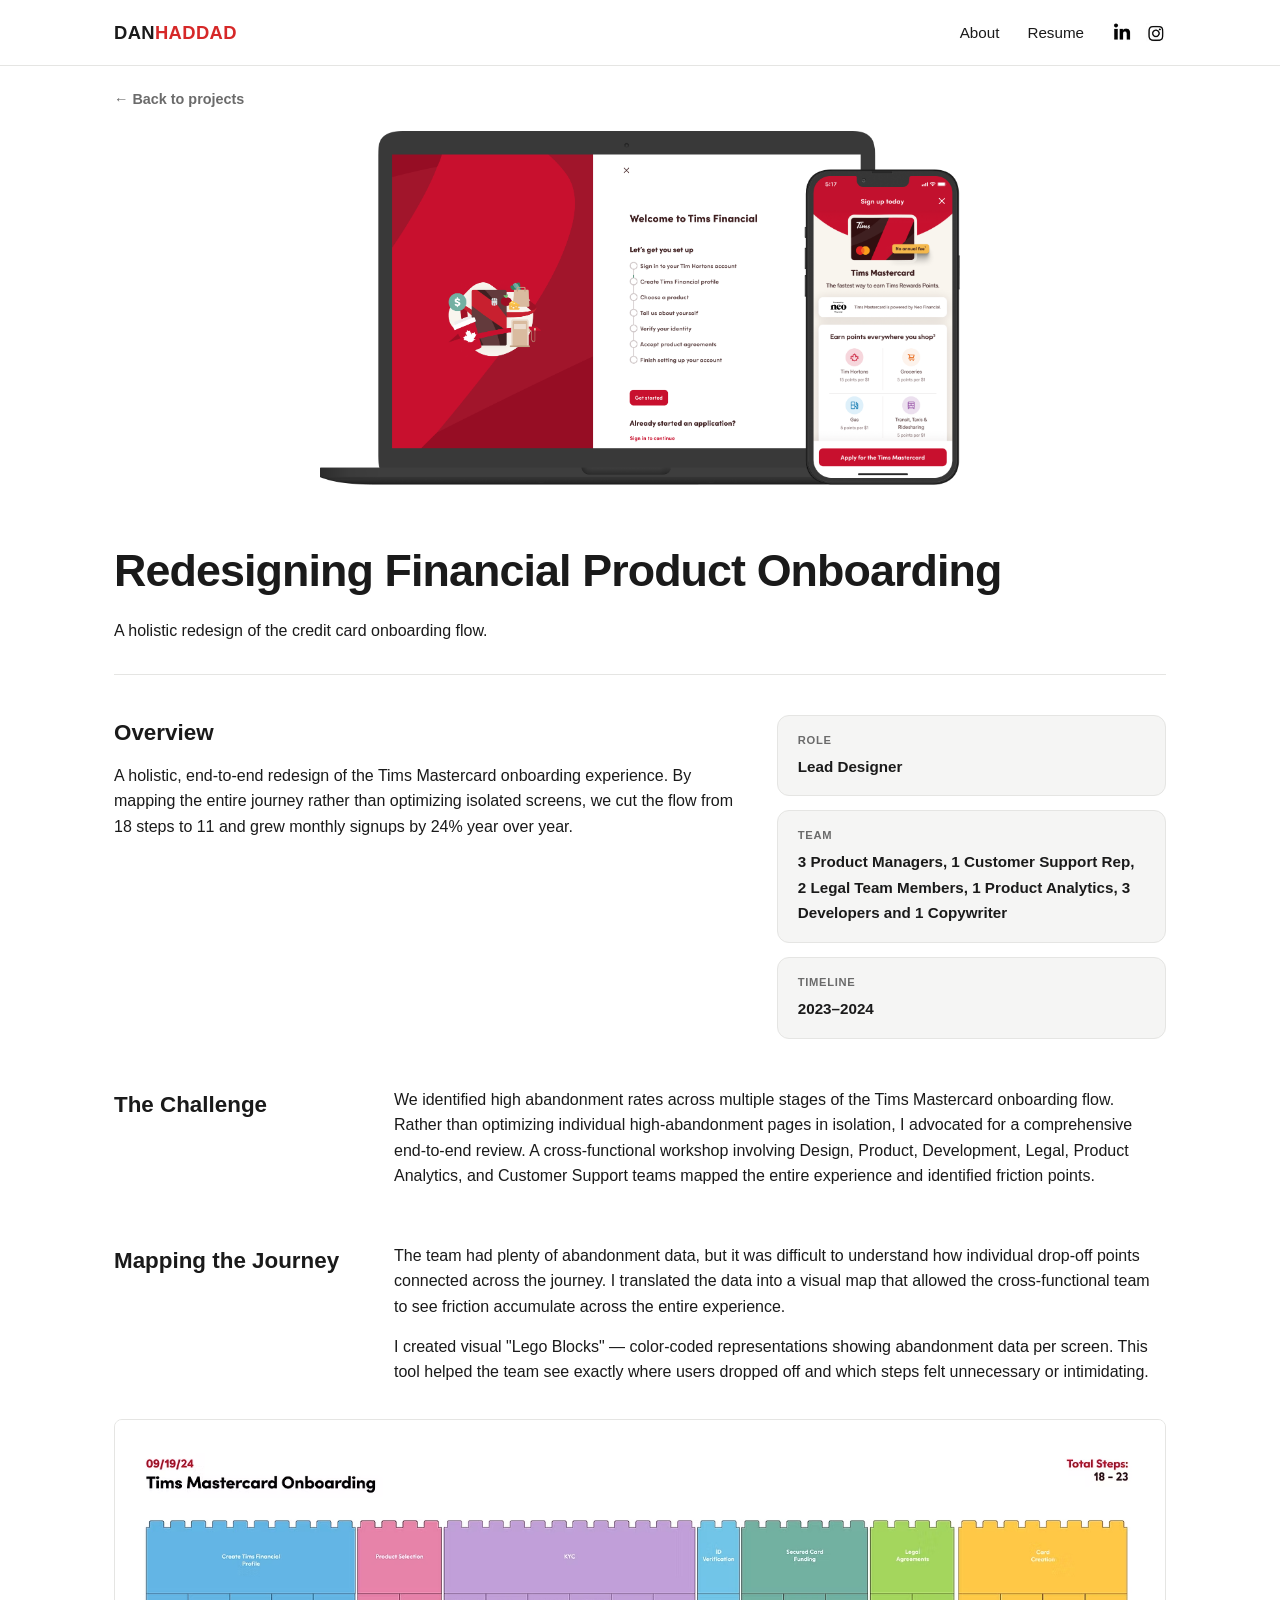
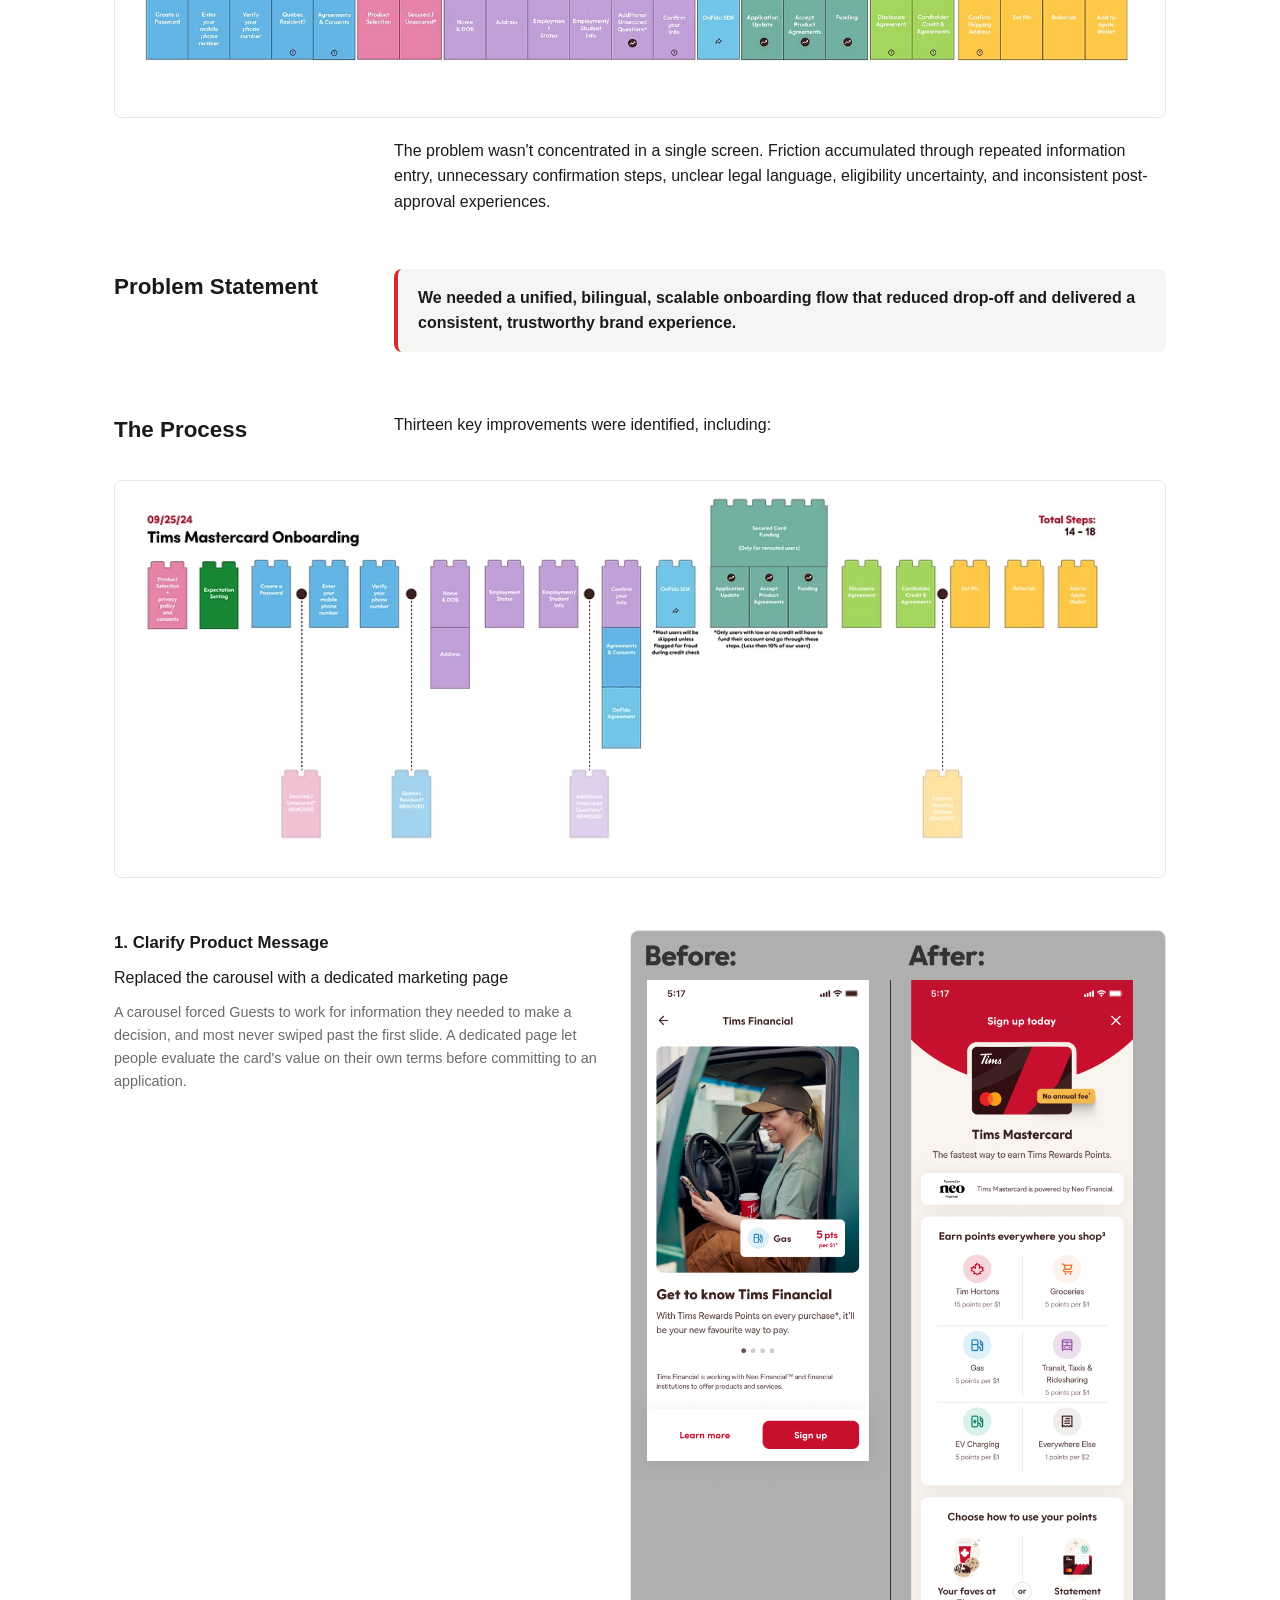
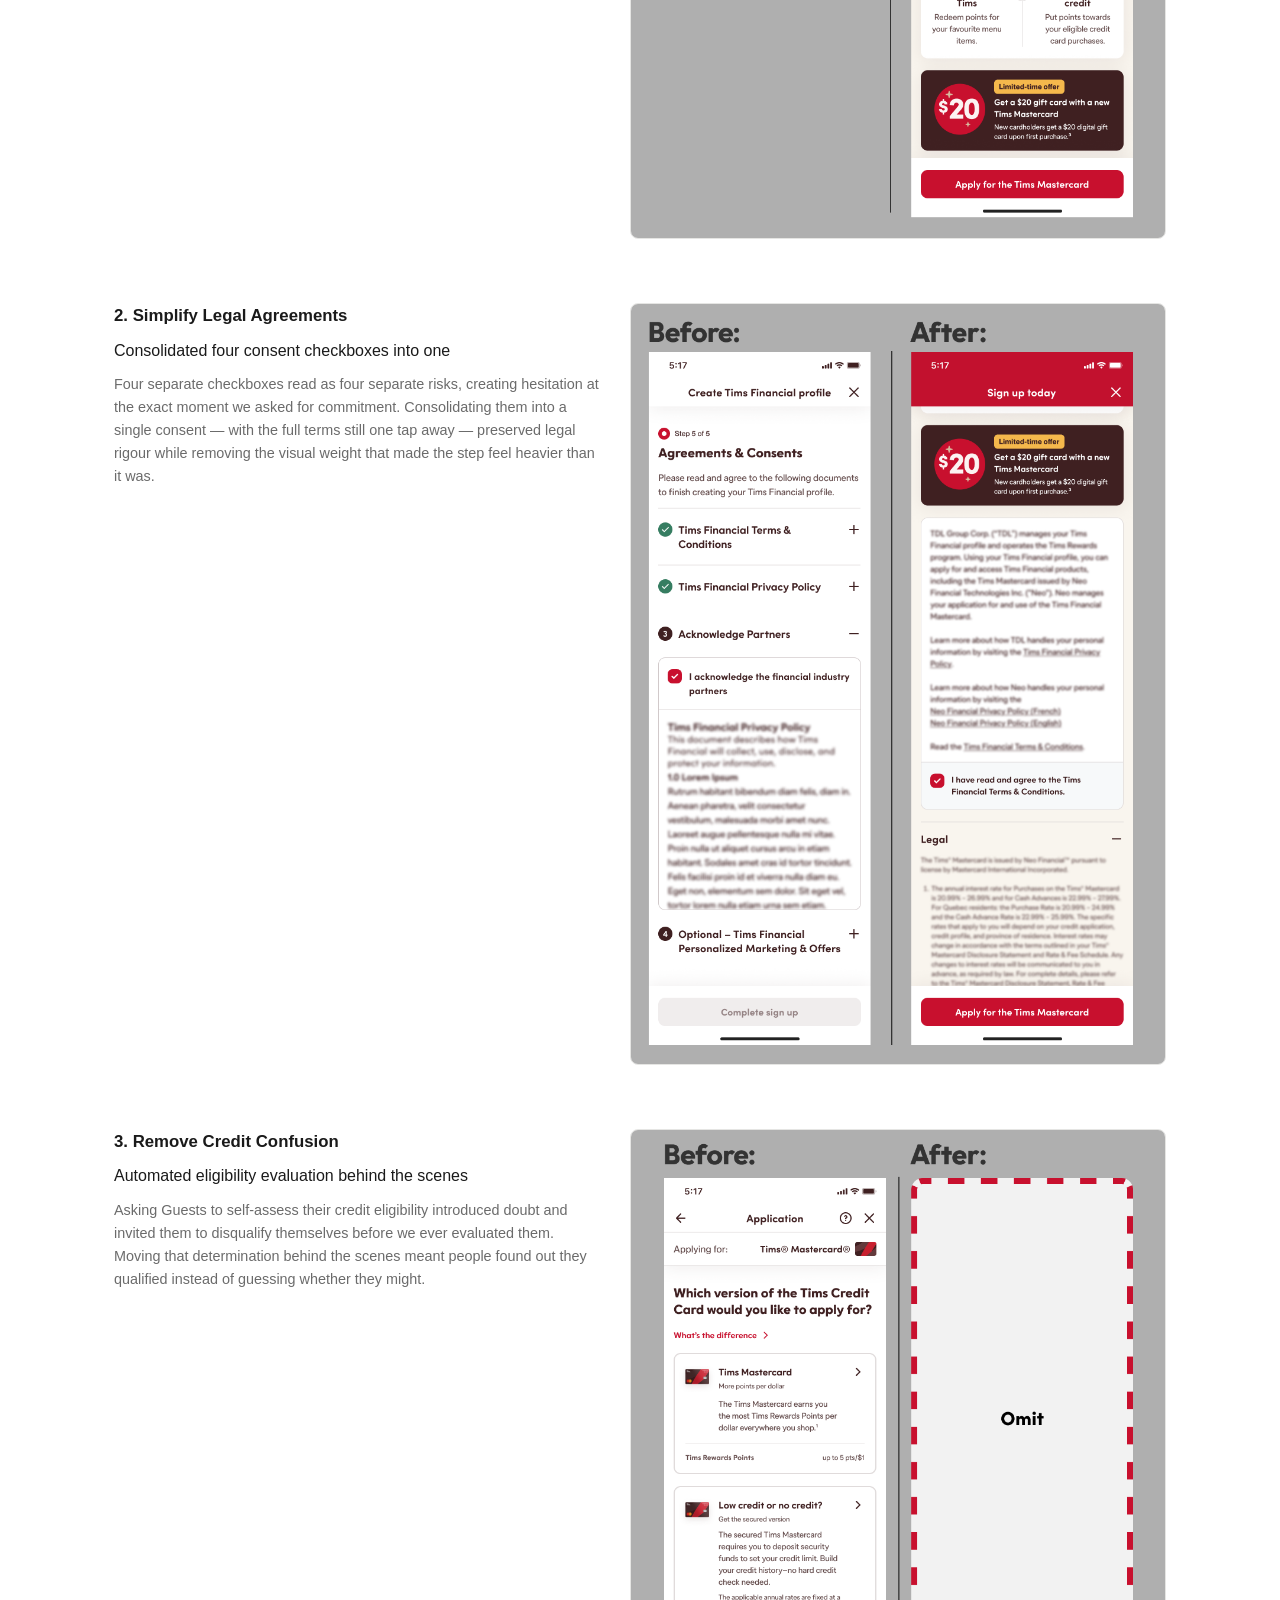
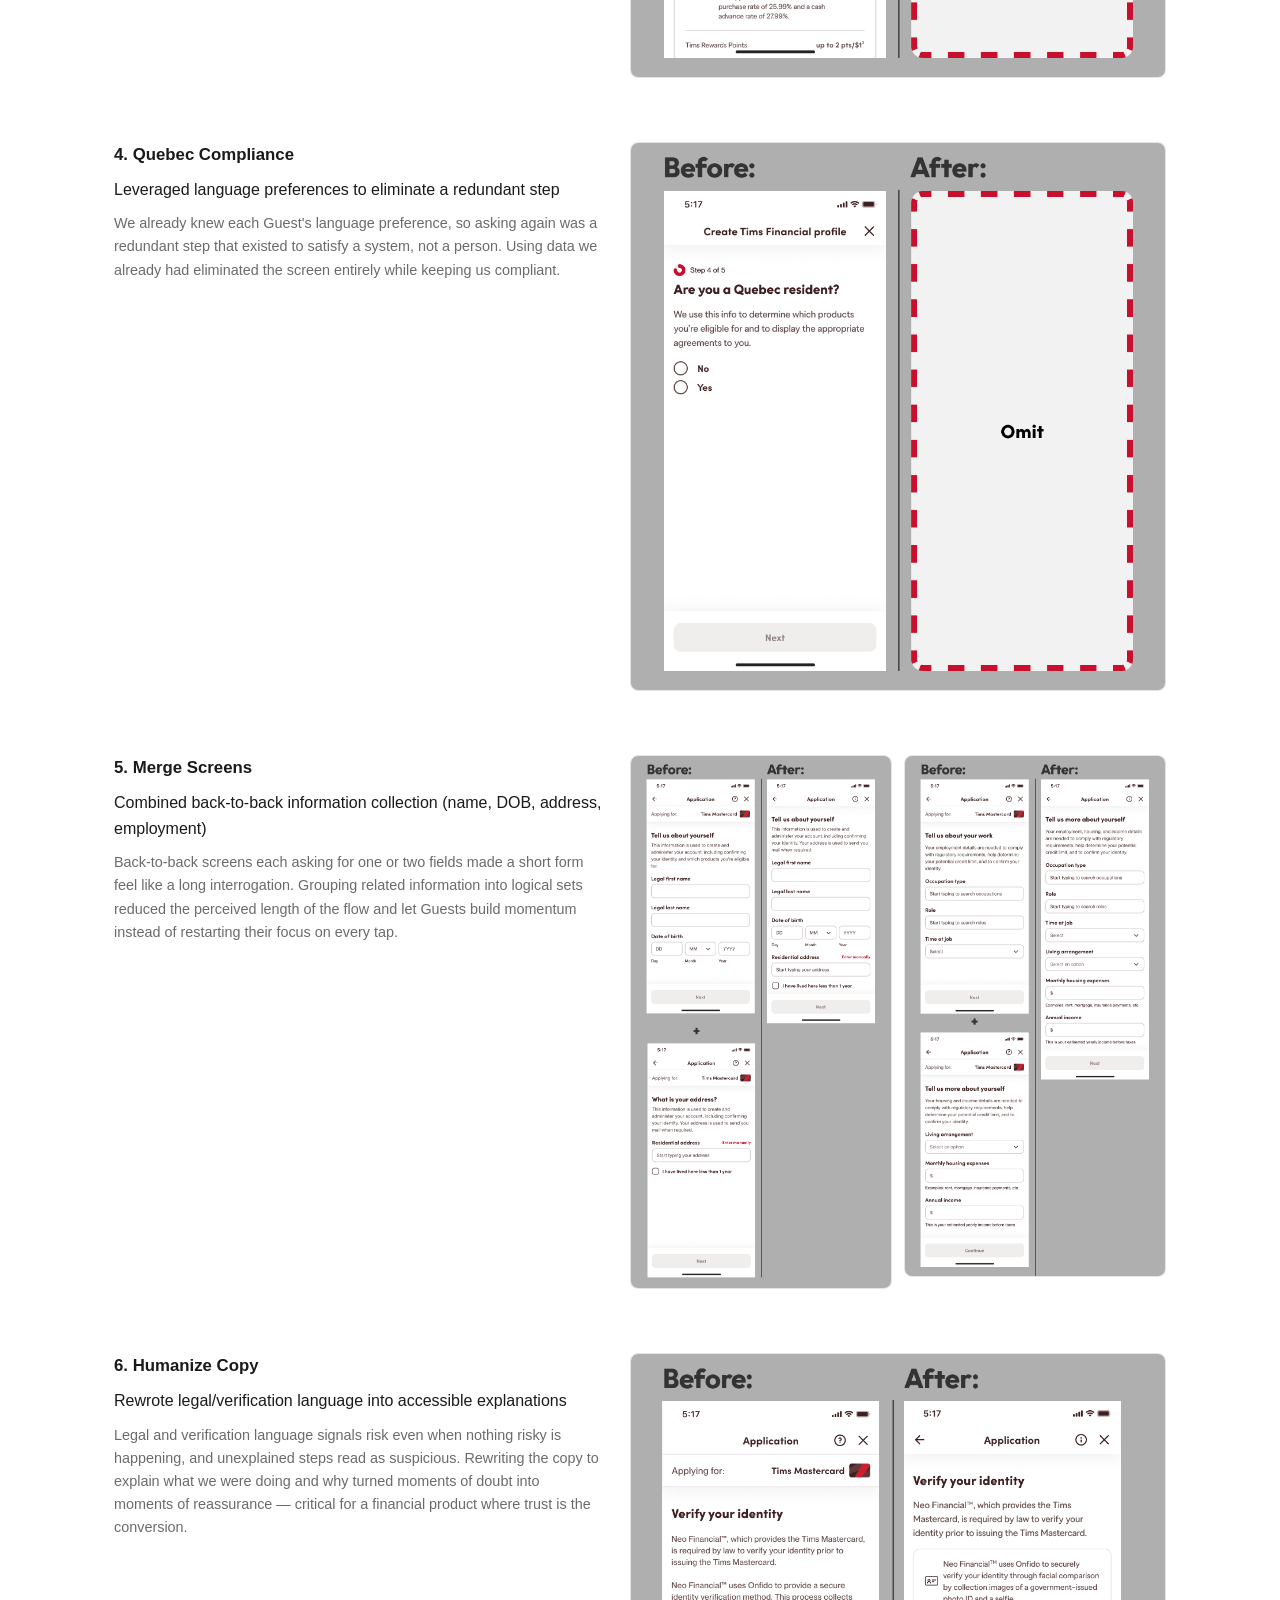
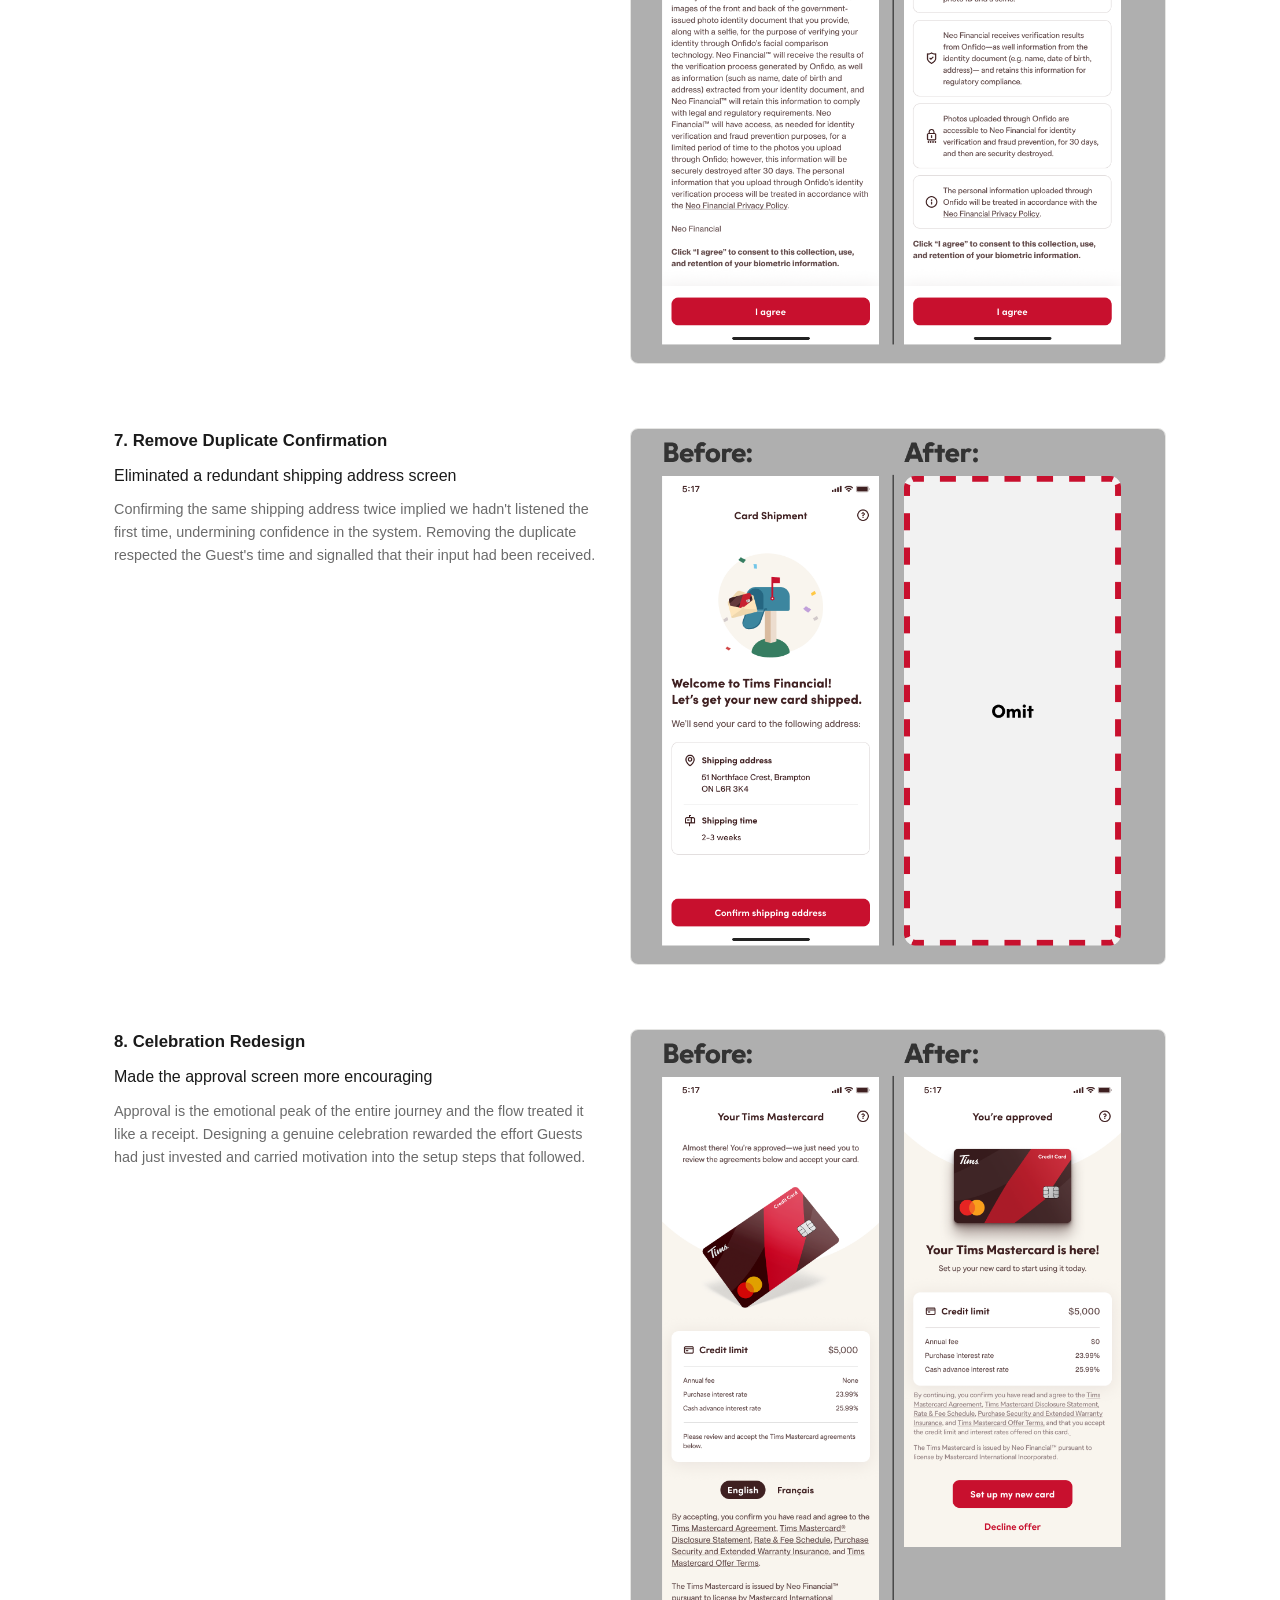
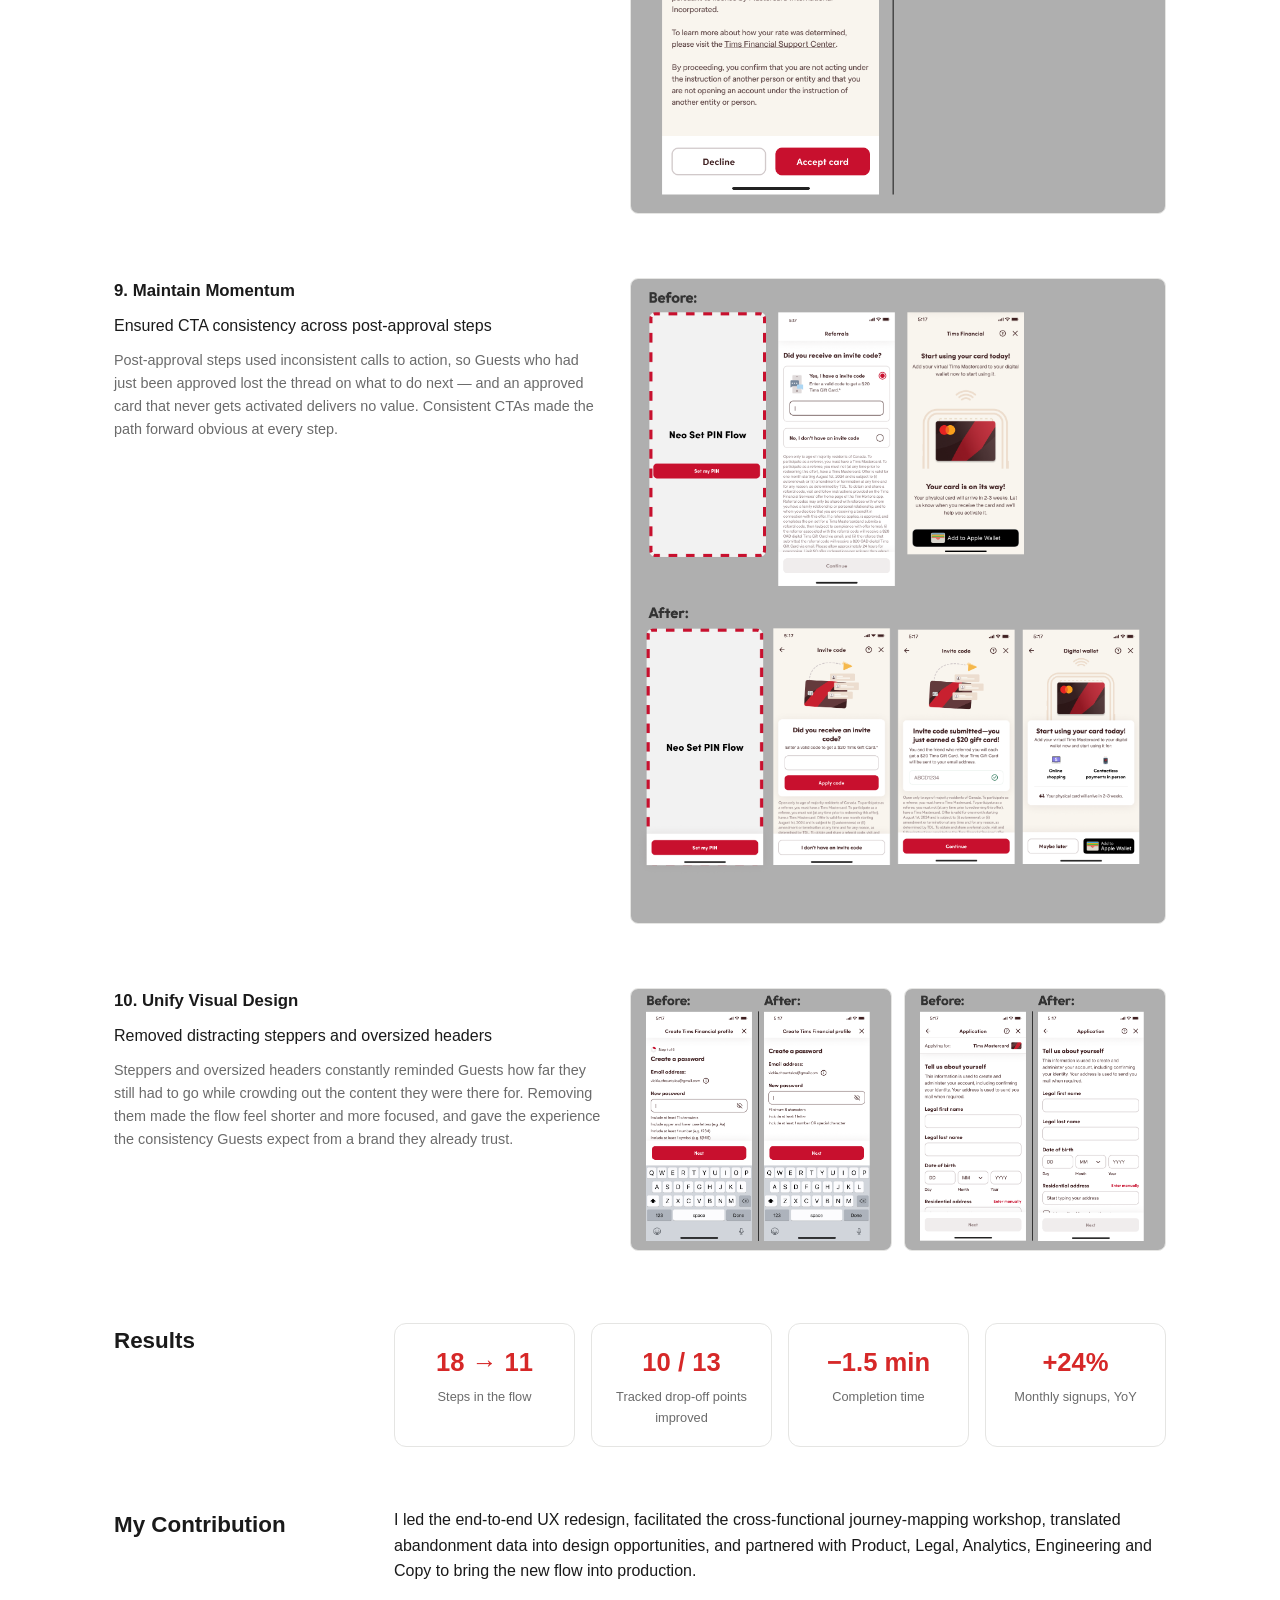
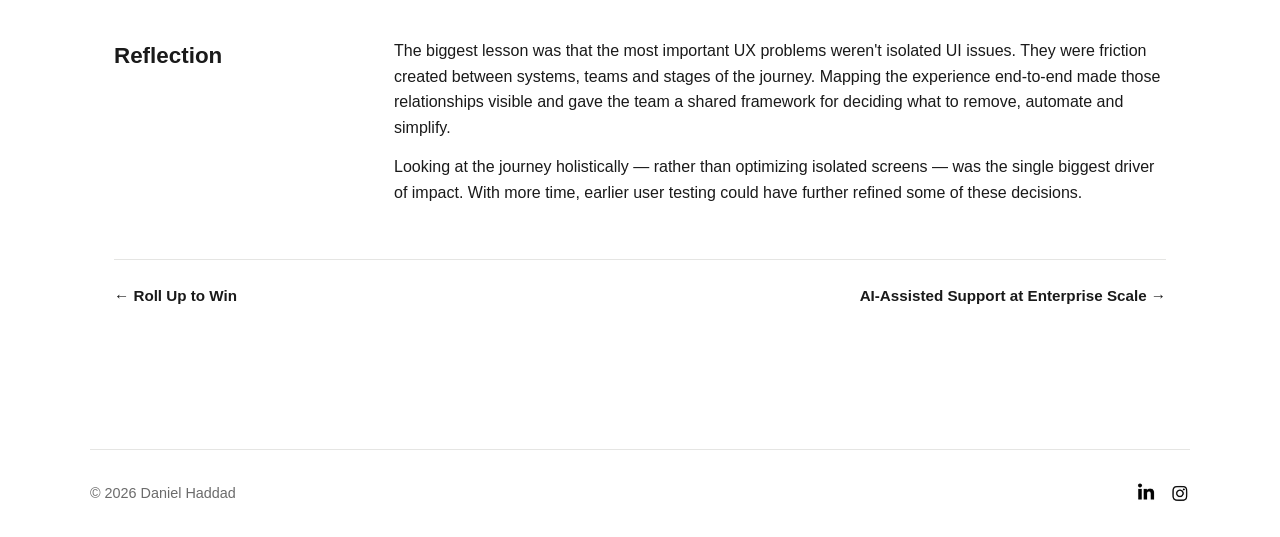
<file: projects/tims-mastercard.html>
<!DOCTYPE html>
<html lang="en">
<head>
  <meta charset="UTF-8" />
  <meta name="viewport" content="width=device-width, initial-scale=1.0" />
  <title>Redesigning Financial Product Onboarding — Daniel Haddad</title>
  <link rel="stylesheet" href="../styles.css" />
</head>
<body>
  <header class="site-header">
    <nav class="nav">
      <a href="../index.html" class="logo">DAN<span>HADDAD</span></a>
      <div class="nav-links">
        <a href="../about.html">About</a>
        <a href="../resume.html">Resume</a>
        <div class="nav-social">
          <a href="https://www.linkedin.com/in/danieljhaddad/" target="_blank" rel="noopener"><img class="social-icon" src="../assets/Linkedin.avif" alt="LinkedIn" /></a>
          <a href="https://www.instagram.com/danhaddad_" target="_blank" rel="noopener"><img class="social-icon" src="../assets/Instagram.avif" alt="Instagram" /></a>
        </div>
      </div>
    </nav>
  </header>

  <div class="back-row"><a class="back-link" href="../index.html">← Back to projects</a></div>

  <div class="case-hero-banner"><img src="../assets/Mastercard-HeroImage.png" alt="Tims Mastercard hero banner" /></div>

  <main class="container">
    <section class="case-hero">
      <h1>Redesigning Financial Product Onboarding</h1>
      <p class="role">A holistic redesign of the credit card onboarding flow.</p>
    </section>

    <section class="case-overview">
      <div>
        <h2>Overview</h2>
        <p class="summary">
          A holistic, end-to-end redesign of the Tims Mastercard onboarding experience.
          By mapping the entire journey rather than optimizing isolated screens, we cut
          the flow from 18 steps to 11 and grew monthly signups by 24% year over year.
        </p>
      </div>
      <div class="overview-cards">
        <div class="info-card"><span class="label">Role</span><span class="value">Lead Designer</span></div>
        <div class="info-card"><span class="label">Team</span><span class="value">3 Product Managers, 1 Customer Support Rep, 2 Legal Team Members, 1 Product Analytics, 3 Developers and 1 Copywriter</span></div>
        <div class="info-card"><span class="label">Timeline</span><span class="value">2023–2024</span></div>
      </div>
    </section>

    <article class="case-body">
      <h2>The Challenge</h2>
      <p>
        We identified high abandonment rates across multiple stages of the Tims Mastercard
        onboarding flow. Rather than optimizing individual high-abandonment pages in
        isolation, I advocated for a comprehensive end-to-end review. A cross-functional
        workshop involving Design, Product, Development, Legal, Product Analytics, and
        Customer Support teams mapped the entire
        experience and identified friction points.
      </p>

      <h2>Mapping the Journey</h2>
      <p>
        The team had plenty of abandonment data, but it was difficult to understand how
        individual drop-off points connected across the journey. I translated the data
        into a visual map that allowed the cross-functional team to see friction
        accumulate across the entire experience.
      </p>
      <p>
        I created visual "Lego Blocks" — color-coded representations showing abandonment
        data per screen. This tool helped the team see exactly where users dropped off and
        which steps felt unnecessary or intimidating.
      </p>
      <img src="../assets/TimsMastercard-OldFlow.avif" alt="The original Tims Mastercard onboarding flow mapped screen by screen" />
      <p>
        The problem wasn't concentrated in a single screen. Friction accumulated through
        repeated information entry, unnecessary confirmation steps, unclear legal
        language, eligibility uncertainty, and inconsistent post-approval experiences.
      </p>

      <h2>Problem Statement</h2>
      <div class="callout">
        We needed a unified, bilingual, scalable onboarding flow that reduced drop-off and
        delivered a consistent, trustworthy brand experience.
      </div>

      <h2>The Process</h2>
      <p>Thirteen key improvements were identified, including:</p>
      <img src="../assets/TimsMastercardFlowUpdated.avif" alt="The redesigned Tims Mastercard onboarding flow" />

      <div class="step-row">
        <div>
          <h3>1. Clarify Product Message</h3>
          <p>Replaced the carousel with a dedicated marketing page</p>
          <p class="rationale">A carousel forced Guests to work for information they needed to make a decision, and most never swiped past the first slide. A dedicated page let people evaluate the card's value on their own terms before committing to an application.</p>
        </div>
        <div class="step-images"><img src="../assets/TimsMastercard-Step1.png" alt="Step 1 — dedicated marketing page" /></div>
      </div>
      <div class="step-row">
        <div>
          <h3>2. Simplify Legal Agreements</h3>
          <p>Consolidated four consent checkboxes into one</p>
          <p class="rationale">Four separate checkboxes read as four separate risks, creating hesitation at the exact moment we asked for commitment. Consolidating them into a single consent — with the full terms still one tap away — preserved legal rigour while removing the visual weight that made the step feel heavier than it was.</p>
        </div>
        <div class="step-images"><img src="../assets/TimsMastercard-Step2.png" alt="Step 2 — simplified legal agreements" /></div>
      </div>
      <div class="step-row">
        <div>
          <h3>3. Remove Credit Confusion</h3>
          <p>Automated eligibility evaluation behind the scenes</p>
          <p class="rationale">Asking Guests to self-assess their credit eligibility introduced doubt and invited them to disqualify themselves before we ever evaluated them. Moving that determination behind the scenes meant people found out they qualified instead of guessing whether they might.</p>
        </div>
        <div class="step-images"><img src="../assets/TimsMastercard-Step3.png" alt="Step 3 — automated eligibility evaluation" /></div>
      </div>
      <div class="step-row">
        <div>
          <h3>4. Quebec Compliance</h3>
          <p>Leveraged language preferences to eliminate a redundant step</p>
          <p class="rationale">We already knew each Guest's language preference, so asking again was a redundant step that existed to satisfy a system, not a person. Using data we already had eliminated the screen entirely while keeping us compliant.</p>
        </div>
        <div class="step-images"><img src="../assets/TimsMastercard-Step4.png" alt="Step 4 — Quebec compliance handling" /></div>
      </div>
      <div class="step-row">
        <div>
          <h3>5. Merge Screens</h3>
          <p>Combined back-to-back information collection (name, DOB, address, employment)</p>
          <p class="rationale">Back-to-back screens each asking for one or two fields made a short form feel like a long interrogation. Grouping related information into logical sets reduced the perceived length of the flow and let Guests build momentum instead of restarting their focus on every tap.</p>
        </div>
        <div class="step-images two">
          <img src="../assets/TimsMastercard-Step5.1.png" alt="Step 5 — merged information collection screens (part 1)" />
          <img src="../assets/TimsMastercard-Step5.2.png" alt="Step 5 — merged information collection screens (part 2)" />
        </div>
      </div>
      <div class="step-row">
        <div>
          <h3>6. Humanize Copy</h3>
          <p>Rewrote legal/verification language into accessible explanations</p>
          <p class="rationale">Legal and verification language signals risk even when nothing risky is happening, and unexplained steps read as suspicious. Rewriting the copy to explain what we were doing and why turned moments of doubt into moments of reassurance — critical for a financial product where trust is the conversion.</p>
        </div>
        <div class="step-images"><img src="../assets/TimsMastercard-Step6.png" alt="Step 6 — humanized copy" /></div>
      </div>
      <div class="step-row">
        <div>
          <h3>7. Remove Duplicate Confirmation</h3>
          <p>Eliminated a redundant shipping address screen</p>
          <p class="rationale">Confirming the same shipping address twice implied we hadn't listened the first time, undermining confidence in the system. Removing the duplicate respected the Guest's time and signalled that their input had been received.</p>
        </div>
        <div class="step-images"><img src="../assets/TimsMastercard-Step7.png" alt="Step 7 — removed duplicate confirmation" /></div>
      </div>
      <div class="step-row">
        <div>
          <h3>8. Celebration Redesign</h3>
          <p>Made the approval screen more encouraging</p>
          <p class="rationale">Approval is the emotional peak of the entire journey and the flow treated it like a receipt. Designing a genuine celebration rewarded the effort Guests had just invested and carried motivation into the setup steps that followed.</p>
        </div>
        <div class="step-images"><img src="../assets/TimsMastercard-Step8.png" alt="Step 8 — redesigned celebration screen" /></div>
      </div>
      <div class="step-row">
        <div>
          <h3>9. Maintain Momentum</h3>
          <p>Ensured CTA consistency across post-approval steps</p>
          <p class="rationale">Post-approval steps used inconsistent calls to action, so Guests who had just been approved lost the thread on what to do next — and an approved card that never gets activated delivers no value. Consistent CTAs made the path forward obvious at every step.</p>
        </div>
        <div class="step-images"><img src="../assets/TimsMastercard-Step9.png" alt="Step 9 — consistent post-approval CTAs" /></div>
      </div>
      <div class="step-row">
        <div>
          <h3>10. Unify Visual Design</h3>
          <p>Removed distracting steppers and oversized headers</p>
          <p class="rationale">Steppers and oversized headers constantly reminded Guests how far they still had to go while crowding out the content they were there for. Removing them made the flow feel shorter and more focused, and gave the experience the consistency Guests expect from a brand they already trust.</p>
        </div>
        <div class="step-images two">
          <img src="../assets/TimsMastercard-Step10.1.png" alt="Step 10 — unified visual design (part 1)" />
          <img src="../assets/TimsMastercard-Step10.2.png" alt="Step 10 — unified visual design (part 2)" />
        </div>
      </div>

      <h2>Results</h2>
      <div class="metrics">
        <div class="metric">
          <div class="num">18 → 11</div>
          <div class="label">Steps in the flow</div>
        </div>
        <div class="metric">
          <div class="num">10 / 13</div>
          <div class="label">Tracked drop-off points improved</div>
        </div>
        <div class="metric">
          <div class="num">−1.5 min</div>
          <div class="label">Completion time</div>
        </div>
        <div class="metric">
          <div class="num">+24%</div>
          <div class="label">Monthly signups, YoY</div>
        </div>
      </div>

      <h2>My Contribution</h2>
      <p>
        I led the end-to-end UX redesign, facilitated the cross-functional journey-mapping
        workshop, translated abandonment data into design opportunities, and partnered
        with Product, Legal, Analytics, Engineering and Copy to bring the new flow into
        production.
      </p>

      <h2>Reflection</h2>
      <p>
        The biggest lesson was that the most important UX problems weren't isolated UI
        issues. They were friction created between systems, teams and stages of the
        journey. Mapping the experience end-to-end made those relationships visible and
        gave the team a shared framework for deciding what to remove, automate and
        simplify.
      </p>
      <p>
        Looking at the journey holistically — rather than optimizing isolated screens — was
        the single biggest driver of impact. With more time, earlier user testing could
        have further refined some of these decisions.
      </p>

      <div class="case-nav">
        <a href="rollup-to-win.html">← Roll Up to Win</a>
        <a href="timhortons-help-centers.html">AI-Assisted Support at Enterprise Scale →</a>
      </div>
    </article>
  </main>

  <footer class="site-footer container">
    <span>© 2026 Daniel Haddad</span>
    <div class="nav-social">
      <a href="https://www.linkedin.com/in/danieljhaddad/" target="_blank" rel="noopener"><img class="social-icon" src="../assets/Linkedin.avif" alt="LinkedIn" /></a>
      <a href="https://www.instagram.com/danhaddad_" target="_blank" rel="noopener"><img class="social-icon" src="../assets/Instagram.avif" alt="Instagram" /></a>
    </div>
  </footer>
  <script src="../lightbox.js"></script>
</body>
</html>
</file>
<file: styles.css>
:root {
  --bg: #ffffff;
  --bg-alt: #f5f5f4;
  --text: #1a1a1a;
  --text-muted: #6b6b6b;
  --accent: #d62828;
  --border: #e5e5e3;
  --max-width: 1100px;
}

* {
  margin: 0;
  padding: 0;
  box-sizing: border-box;
}

html {
  scroll-behavior: smooth;
}

body {
  font-family: -apple-system, BlinkMacSystemFont, "Segoe UI", Roboto, Helvetica, Arial, sans-serif;
  background: var(--bg);
  color: var(--text);
  line-height: 1.6;
  font-size: 16px;
}

a {
  color: inherit;
  text-decoration: none;
}

img {
  max-width: 100%;
  display: block;
}

.container {
  max-width: var(--max-width);
  margin: 0 auto;
  padding: 0 24px;
}

/* Header */
header.site-header {
  position: sticky;
  top: 0;
  z-index: 100;
  background: rgba(255, 255, 255, 0.9);
  backdrop-filter: blur(8px);
  border-bottom: 1px solid var(--border);
}

.nav {
  max-width: var(--max-width);
  margin: 0 auto;
  padding: 18px 24px;
  display: flex;
  align-items: center;
  justify-content: space-between;
}

.logo {
  font-weight: 800;
  font-size: 1.15rem;
  letter-spacing: 0.02em;
}

.logo span {
  color: var(--accent);
}

.nav-links {
  display: flex;
  align-items: center;
  gap: 28px;
  font-weight: 500;
  font-size: 0.95rem;
}

.nav-links a:hover {
  color: var(--accent);
}

.nav-social {
  display: flex;
  gap: 14px;
}

@media (max-width: 480px) {
  .nav {
    padding: 14px 16px;
    gap: 12px;
  }

  .logo {
    font-size: 1rem;
  }

  .nav-links {
    gap: 14px;
    font-size: 0.85rem;
  }

  .nav-social {
    gap: 10px;
  }
}

.nav-social a {
  color: var(--text-muted);
}

.nav-social a:hover {
  color: var(--accent);
}

/* Hero */
.hero {
  padding: 60px 0 30px;
  display: flex;
  align-items: center;
  gap: 40px;
}

.hero-text {
  flex: 1;
  min-width: 0;
}

.hero-image {
  flex-shrink: 0;
  width: 160px;
  height: 160px;
  border-radius: 50%;
  overflow: hidden;
  background: var(--bg-alt);
  border: 1px solid var(--border);
}

.hero-image img {
  width: 100%;
  height: 100%;
  object-fit: cover;
}

.hero .eyebrow {
  font-size: 0.95rem;
  color: var(--text-muted);
  margin-bottom: 16px;
}

.hero .eyebrow strong {
  color: var(--text);
  font-weight: 600;
}

.hero h1 {
  font-size: clamp(1.75rem, 3.4vw, 2.5rem);
  font-weight: 800;
  letter-spacing: -0.02em;
  line-height: 1.18;
  max-width: 24ch;
}

@media (max-width: 640px) {
  .hero {
    flex-direction: column-reverse;
    text-align: center;
    gap: 24px;
  }

  .hero-image {
    width: 120px;
    height: 120px;
  }
}

/* Section headings */
.section-title {
  font-size: clamp(1.4rem, 4vw, 1.9rem);
  font-weight: 800;
  margin: 30px 0 24px;
  letter-spacing: -0.01em;
}

.section-sub {
  color: var(--text-muted);
  margin-bottom: 32px;
  max-width: 700px;
}

/* Project grid */
.stat-grid {
  display: grid;
  grid-template-columns: repeat(4, 1fr);
  gap: 16px;
  margin-bottom: 60px;
}

@media (max-width: 900px) {
  .stat-grid {
    grid-template-columns: repeat(2, 1fr);
    gap: 24px;
  }
}

@media (max-width: 520px) {
  .stat-grid {
    grid-template-columns: 1fr;
  }
}

@property --ring-angle {
  syntax: '<angle>';
  initial-value: 0deg;
  inherits: false;
}

.stat-card {
  position: relative;
  isolation: isolate;
  border: 1px solid var(--border);
  border-radius: 14px;
  background: transparent;
  padding: 20px;
  display: flex;
  flex-direction: column;
  gap: 6px;
  transition: border-color 0.3s ease, transform 0.3s ease, box-shadow 0.3s ease;
}

/* Rotating red ring, revealed on hover */
.stat-card::before {
  content: '';
  position: absolute;
  inset: -2.5px;
  border-radius: 16.5px;
  z-index: -2;
  background: conic-gradient(
    from calc(var(--ring-start, 0deg) + var(--ring-angle)),
    transparent 0deg,
    transparent 160deg,
    var(--accent) 250deg,
    #ff6b5e 290deg,
    var(--accent) 330deg,
    transparent 360deg
  );
  opacity: 0;
  transition: opacity 0.3s ease;
}

/* Opaque inner fill so the ring only shows at the edge */
.stat-card::after {
  content: '';
  position: absolute;
  inset: 0;
  border-radius: 13px;
  z-index: -1;
  background: var(--bg-alt);
}

.stat-card:hover {
  border-color: transparent;
  transform: translateY(-2px);
  box-shadow: 0 6px 20px rgba(214, 40, 40, 0.18);
}

.stat-card:hover::before {
  opacity: 1;
  animation: ring-spin 2s linear infinite;
}

@keyframes ring-spin {
  to {
    --ring-angle: 360deg;
  }
}

@media (prefers-reduced-motion: reduce) {
  .stat-card {
    transition: border-color 0.3s ease;
  }
  .stat-card:hover {
    border-color: var(--accent);
    transform: none;
  }
  .stat-card:hover::before {
    animation: none;
  }
}

.stat-card .stat-label {
  font-size: 0.75rem;
  font-weight: 700;
  text-transform: uppercase;
  letter-spacing: 0.06em;
  color: var(--accent);
}

.stat-card h3 {
  font-size: 1.15rem;
  font-weight: 700;
  letter-spacing: -0.01em;
  line-height: 1.2;
}

.stat-card p {
  font-size: 0.95rem;
  color: var(--text-muted);
}

.project-grid {
  display: grid;
  grid-template-columns: repeat(auto-fill, minmax(280px, 1fr));
  gap: 24px;
  margin-bottom: 60px;
}

.project-card {
  border: 1px solid var(--border);
  border-radius: 14px;
  background: var(--bg-alt);
  transition: transform 0.15s ease, box-shadow 0.15s ease;
  display: flex;
  flex-direction: column;
  gap: 8px;
  overflow: hidden;
}

.project-card:hover {
  transform: translateY(-3px);
  box-shadow: 0 8px 24px rgba(0, 0, 0, 0.06);
}

.project-card .card-image {
  width: 100%;
  aspect-ratio: 750 / 440;
  object-fit: cover;
  background: var(--border);
}

.project-card .card-body {
  padding: 24px;
  display: flex;
  flex-direction: column;
  gap: 8px;
  flex: 1;
}

.project-card .tag {
  font-size: 0.75rem;
  font-weight: 700;
  text-transform: uppercase;
  letter-spacing: 0.06em;
  color: var(--accent);
}

.project-card h3 {
  font-size: 1.15rem;
  font-weight: 700;
}

.project-card p {
  color: var(--text-muted);
  font-size: 0.95rem;
}

.project-card .arrow {
  margin-top: auto;
  font-weight: 600;
  font-size: 0.9rem;
}

.project-card.linkless {
  cursor: default;
}

/* Footer */
footer.site-footer {
  border-top: 1px solid var(--border);
  margin-top: 80px;
  padding: 32px 0;
  color: var(--text-muted);
  font-size: 0.9rem;
  display: flex;
  flex-wrap: wrap;
  align-items: center;
  justify-content: space-between;
  gap: 12px;
}

footer.site-footer .nav-social a:hover {
  color: var(--accent);
}

/* About page */
.about-grid {
  display: grid;
  grid-template-columns: 1.4fr 1fr;
  gap: 48px;
  padding: 60px 0;
}

@media (max-width: 800px) {
  .about-grid {
    grid-template-columns: 1fr;
  }
}

.about-grid h2 {
  font-size: clamp(1.6rem, 4vw, 2.2rem);
  font-weight: 800;
  margin-bottom: 16px;
}

.about-grid p {
  margin-bottom: 16px;
  color: var(--text-muted);
}

.skills-block h3 {
  font-size: 1.05rem;
  font-weight: 700;
  margin: 24px 0 8px;
}

.skills-block h3:first-child {
  margin-top: 0;
}

.skills-block ul {
  list-style: none;
  display: flex;
  flex-wrap: wrap;
  gap: 8px;
}

.skills-block li {
  background: var(--bg-alt);
  border: 1px solid var(--border);
  border-radius: 999px;
  padding: 6px 14px;
  font-size: 0.85rem;
  color: var(--text);
}

.contact-card {
  background: var(--bg-alt);
  border: 1px solid var(--border);
  border-radius: 14px;
  padding: 24px;
  margin-top: 24px;
}

.contact-card h3 {
  font-weight: 700;
  margin-bottom: 12px;
}

.contact-card a.button {
  display: inline-block;
  margin-top: 12px;
  background: var(--accent);
  color: #fff;
  padding: 10px 20px;
  border-radius: 8px;
  font-weight: 600;
  font-size: 0.9rem;
}

.contact-card a.button:hover {
  opacity: 0.9;
}

/* Case study page */
.case-hero-banner {
  width: 100%;
}

.case-hero-banner img {
  width: 50%;
  height: auto;
  display: block;
  margin: 0 auto;
}

@media (max-width: 640px) {
  .case-hero-banner img {
    width: 100%;
  }
}

.back-row {
  padding: 20px 24px 4px;
  max-width: var(--max-width);
  margin: 0 auto;
}

.case-hero {
  padding: 50px 0 30px;
  border-bottom: 1px solid var(--border);
}

.back-link {
  color: var(--text-muted);
  font-size: 0.9rem;
  font-weight: 600;
  display: inline-block;
  margin-bottom: 16px;
}

.back-link:hover {
  color: var(--accent);
}

.case-hero h1 {
  font-size: clamp(1.8rem, 5vw, 2.8rem);
  font-weight: 800;
  letter-spacing: -0.02em;
  margin-bottom: 12px;
}

.case-meta {
  display: flex;
  flex-wrap: wrap;
  gap: 24px;
  margin-top: 24px;
}

.case-meta div {
  font-size: 0.85rem;
}

.case-meta strong {
  display: block;
  text-transform: uppercase;
  letter-spacing: 0.06em;
  font-size: 0.7rem;
  color: var(--text-muted);
  margin-bottom: 4px;
}

.case-overview {
  display: grid;
  grid-template-columns: 1.6fr 1fr;
  gap: 40px;
  padding: 40px 0 8px;
  align-items: start;
}

.case-overview h2 {
  font-size: 1.4rem;
  font-weight: 800;
  margin-bottom: 12px;
}

.case-overview .summary {
  color: var(--text);
  margin-bottom: 14px;
}

.case-overview .summary:last-child {
  margin-bottom: 0;
}

.overview-cards {
  display: flex;
  flex-direction: column;
  gap: 14px;
}

.info-card {
  background: var(--bg-alt);
  border: 1px solid var(--border);
  border-radius: 12px;
  padding: 16px 20px;
}

.info-card .label {
  display: block;
  text-transform: uppercase;
  letter-spacing: 0.06em;
  font-size: 0.7rem;
  font-weight: 700;
  color: var(--text-muted);
  margin-bottom: 4px;
}

.info-card .value {
  font-weight: 600;
  font-size: 0.95rem;
}

@media (max-width: 700px) {
  .case-overview {
    grid-template-columns: 1fr;
    gap: 24px;
  }
}

/* Two-column editorial layout: section headings sit in a left rail, body copy runs in a
   right column whose right edge lines up with the Role/Team/Timeline cards above it. */
.case-body {
  padding: 40px 0 60px;
  max-width: none;
  display: grid;
  grid-template-columns: 240px minmax(0, 1fr);
  column-gap: 40px;
  align-items: start;
}

/* Body copy and lists default to the right column. */
.case-body > * {
  grid-column: 2;
}

/* Headings occupy the left rail. */
.case-body > h2,
.case-body > h3 {
  grid-column: 1;
}

/* Media blocks span both columns, keeping their current placement. */
.case-body > img,
.case-body > .before-after,
.case-body > .step-row,
.case-body > .step-gallery,
.case-body > .case-nav {
  grid-column: 1 / -1;
}


@media (max-width: 900px) {
  .case-body {
    grid-template-columns: 1fr;
  }

  .case-body > *,
  .case-body > h2,
  .case-body > h3 {
    grid-column: 1;
  }
}

.case-body h2 {
  font-size: 1.4rem;
  font-weight: 800;
  margin: 40px 0 12px;
}

.case-body h2:first-child {
  margin-top: 0;
}

.case-body h3 {
  font-size: 1.05rem;
  font-weight: 700;
  margin: 24px 0 8px;
}

.case-body p {
  margin-bottom: 14px;
  color: var(--text);
}

.case-body ul,
.case-body ol {
  margin: 0 0 14px 20px;
}

.case-body li {
  margin-bottom: 6px;
}

/* Line each heading up with the top of the content that opens its section.
   Declared after the paragraph/list margins so it wins the cascade. */
.case-body > h2 + *:not(h2):not(h3) {
  margin-top: 40px;
}

.case-body > h3 + *:not(h2):not(h3) {
  margin-top: 24px;
}

.case-body > h2:first-child,
.case-body > h2:first-child + * {
  margin-top: 0;
}

@media (max-width: 900px) {
  .case-body > h2 + *:not(h2):not(h3),
  .case-body > h3 + *:not(h2):not(h3) {
    margin-top: 0;
  }
}

.case-body img {
  width: auto;
  height: auto;
  max-height: 420px;
  max-width: 100%;
  border-radius: 8px;
  border: 1px solid var(--border);
  display: block;
  margin: 20px auto;
}

.callout {
  background: var(--bg-alt);
  border-left: 4px solid var(--accent);
  border-radius: 8px;
  padding: 16px 20px;
  margin: 20px 0;
  font-weight: 600;
}

.metrics {
  display: grid;
  grid-template-columns: repeat(auto-fit, minmax(150px, 1fr));
  gap: 16px;
  margin: 20px 0;
}

.metric {
  border: 1px solid var(--border);
  border-radius: 12px;
  padding: 18px;
  text-align: center;
}

.metric .num {
  font-size: 1.6rem;
  font-weight: 800;
  color: var(--accent);
}

.metric .label {
  font-size: 0.8rem;
  color: var(--text-muted);
  margin-top: 4px;
}

.flow-compare {
  display: grid;
  grid-template-columns: 1fr 1fr;
  gap: 16px;
  margin: 20px 0;
}

.flow-block {
  border: 1px solid var(--border);
  border-radius: 12px;
  padding: 16px 20px;
  background: var(--bg-alt);
}

.flow-block.goal {
  border-color: var(--accent);
}

.flow-label {
  display: block;
  text-transform: uppercase;
  letter-spacing: 0.06em;
  font-size: 0.7rem;
  font-weight: 700;
  color: var(--text-muted);
  margin-bottom: 6px;
}

.flow-block.goal .flow-label {
  color: var(--accent);
}

.flow-steps {
  margin: 0;
  font-weight: 600;
  font-size: 0.95rem;
  line-height: 1.5;
}

@media (max-width: 640px) {
  .flow-compare {
    grid-template-columns: 1fr;
  }
}

.step-row {
  display: grid;
  grid-template-columns: 1fr 1.1fr;
  gap: 28px;
  align-items: start;
  margin: 32px 0;
}

.step-row h3 {
  margin: 0 0 8px;
}

.step-row p {
  margin-bottom: 0;
}

.step-row .rationale {
  margin-top: 10px;
  color: var(--text-muted);
  font-size: 0.9rem;
}

.step-images {
  display: grid;
  gap: 12px;
}

.step-images.two {
  grid-template-columns: 1fr 1fr;
}

.step-images img {
  width: 100%;
  height: auto;
  max-height: none;
  margin: 0;
}

@media (max-width: 640px) {
  .step-row {
    grid-template-columns: 1fr;
    gap: 14px;
  }
}

.step-gallery {
  display: grid;
  grid-template-columns: 1fr 1fr;
  gap: 16px;
  margin: 24px 0;
}

.step-gallery img {
  width: 100%;
  height: auto;
  max-height: none;
  margin: 0;
}

@media (max-width: 640px) {
  .step-gallery {
    grid-template-columns: 1fr;
  }
}

.before-after {
  display: grid;
  grid-template-columns: 1fr 1fr;
  gap: 16px;
  margin: 24px 0;
}

.before-after figure {
  margin: 0;
  display: flex;
  flex-direction: column;
  gap: 8px;
}

.before-after figcaption {
  font-size: 0.8rem;
  font-weight: 600;
  text-transform: uppercase;
  letter-spacing: 0.06em;
  color: var(--text-muted);
}

.before-after img {
  margin: 0;
  align-self: center;
}

@media (max-width: 640px) {
  .before-after {
    grid-template-columns: 1fr;
  }
}

/* Resume page */
.resume-hero {
  display: flex;
  align-items: center;
  justify-content: space-between;
  flex-wrap: wrap;
  gap: 16px;
  padding: 40px 0 24px;
}

.resume-hero h1 {
  font-size: clamp(1.8rem, 5vw, 2.8rem);
  font-weight: 800;
  letter-spacing: -0.02em;
}

.download-button {
  display: inline-block;
  background: var(--accent);
  color: #fff;
  padding: 12px 22px;
  border-radius: 8px;
  font-weight: 600;
  font-size: 0.95rem;
}

.download-button:hover {
  opacity: 0.9;
}

.resume-viewer {
  margin-bottom: 60px;
  max-width: 800px;
  margin-left: auto;
  margin-right: auto;
}

.resume-viewer img {
  width: 100%;
  height: auto;
  display: block;
  border: 1px solid var(--border);
  border-radius: 12px;
  box-shadow: 0 8px 24px rgba(0, 0, 0, 0.06);
}

.case-nav {
  display: flex;
  justify-content: space-between;
  border-top: 1px solid var(--border);
  padding-top: 24px;
  margin-top: 40px;
  font-weight: 600;
  font-size: 0.95rem;
}

.case-nav a:hover {
  color: var(--accent);
}

/* Image lightbox */
.zoomable {
  cursor: zoom-in;
}

.lightbox {
  position: fixed;
  inset: 0;
  z-index: 1000;
  background: rgba(0, 0, 0, 0.5);
  display: flex;
  align-items: center;
  justify-content: center;
  padding: 32px;
  cursor: zoom-out;
}

.lightbox[hidden] {
  display: none;
}

.lightbox img {
  max-width: 100%;
  max-height: 100%;
  width: auto;
  height: auto;
  border-radius: 8px;
  box-shadow: 0 20px 60px rgba(0, 0, 0, 0.4);
}

body.lightbox-open {
  overflow: hidden;
}

@media (max-width: 640px) {
  .lightbox {
    padding: 16px;
  }
}

.social-icon {
  width: 20px;
  height: 20px;
  display: block;
  object-fit: contain;
}
</file>
